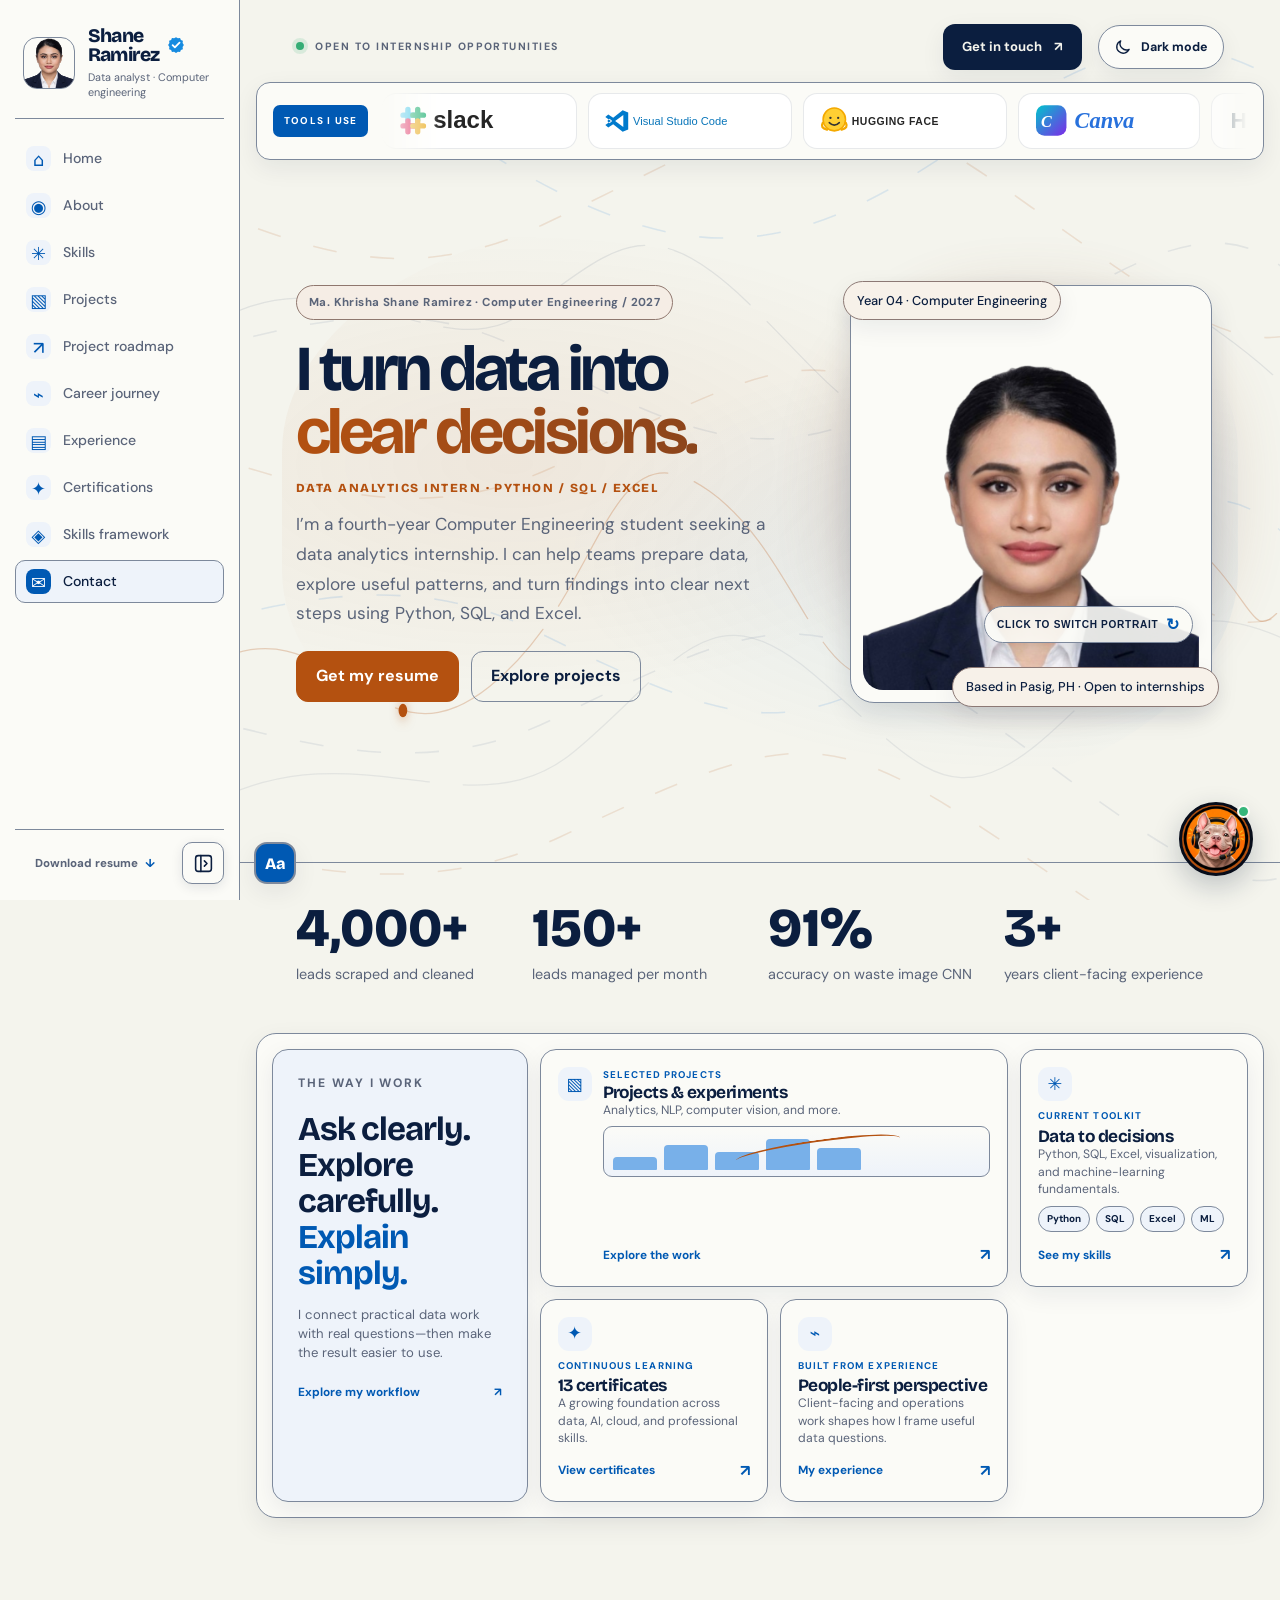
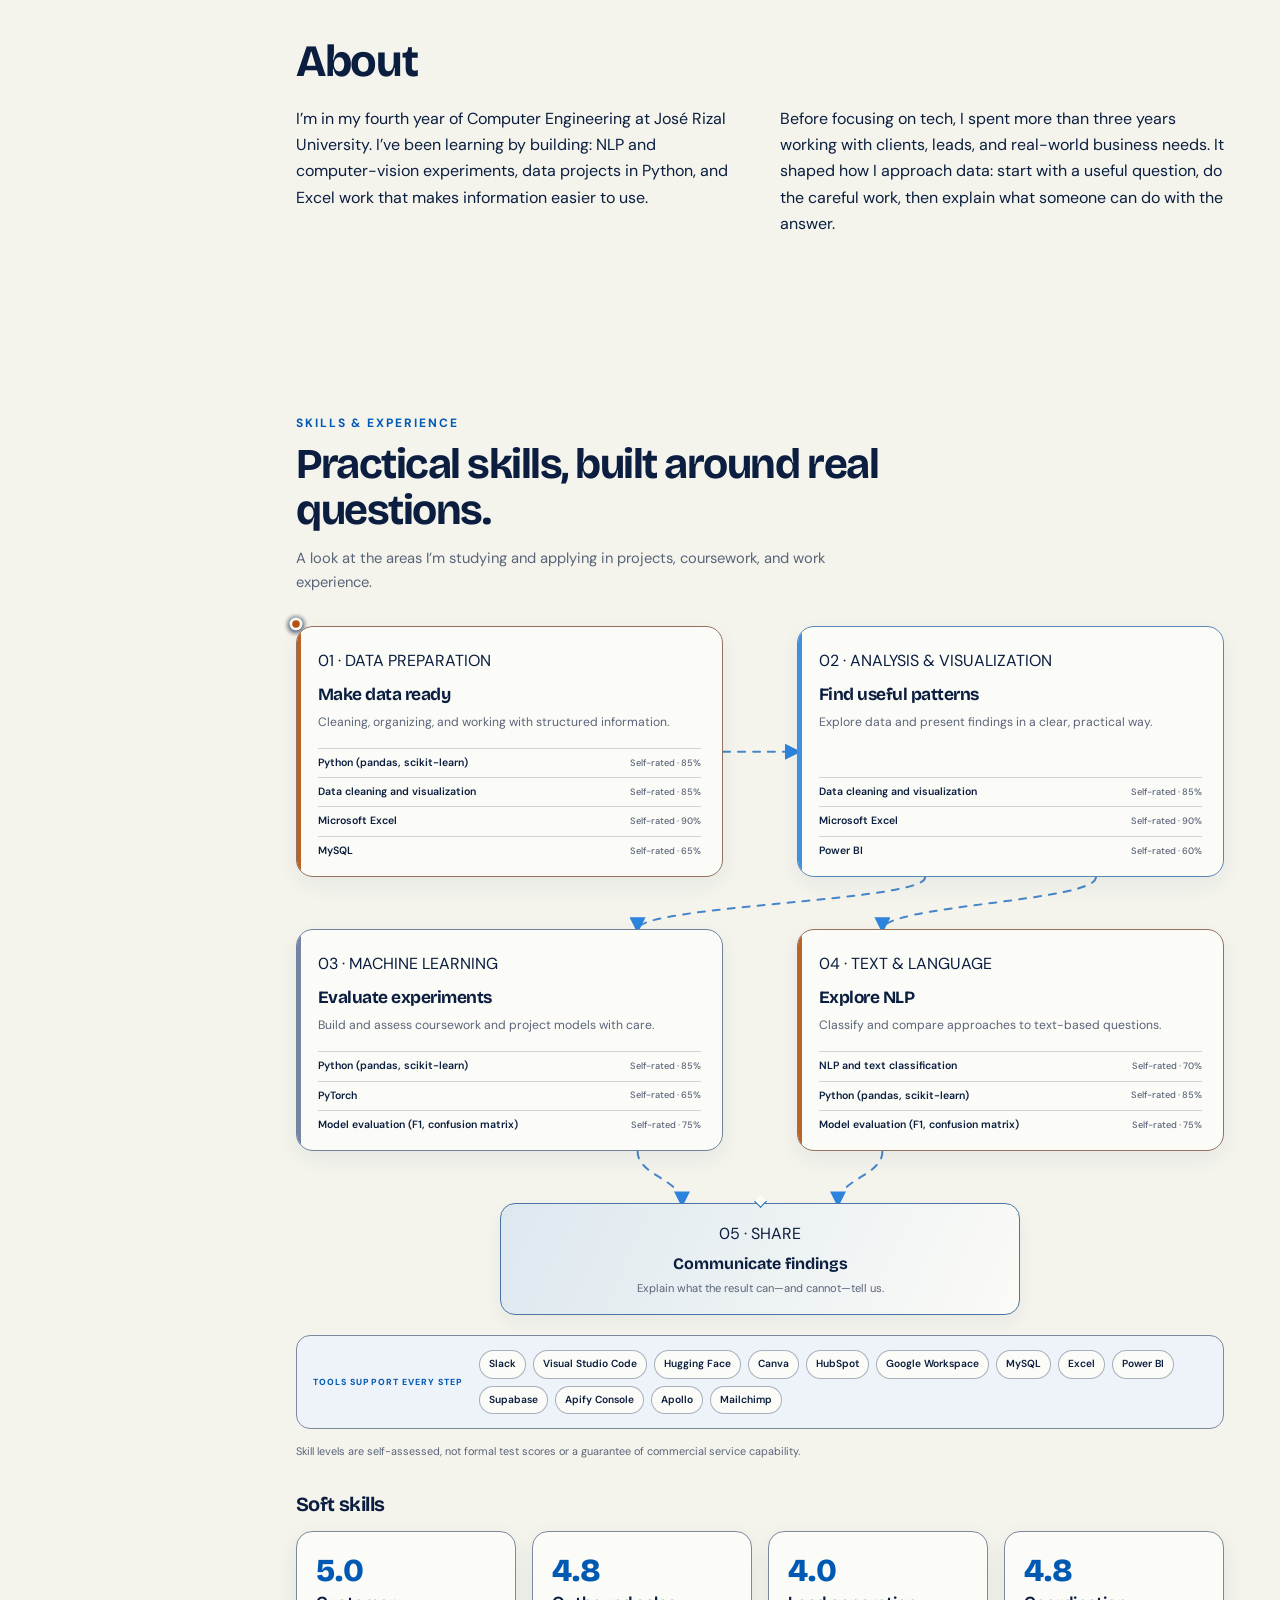
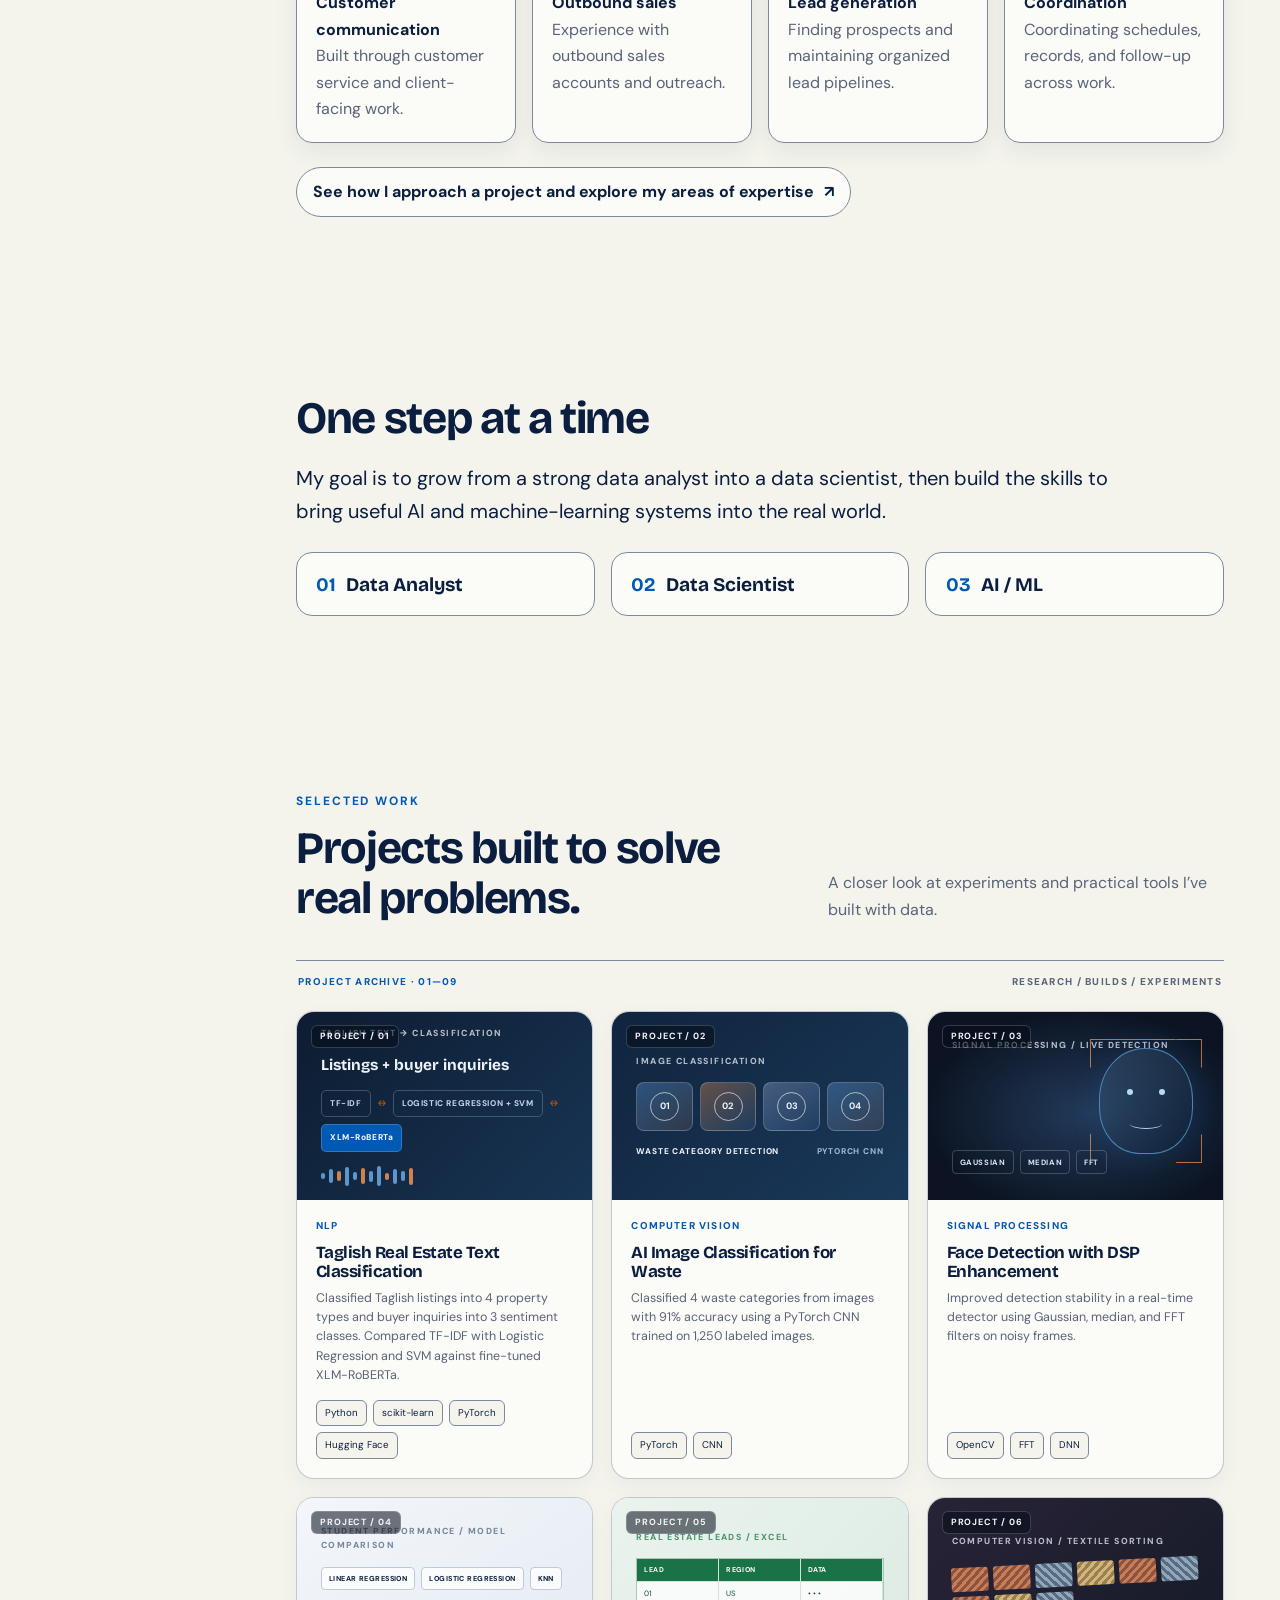
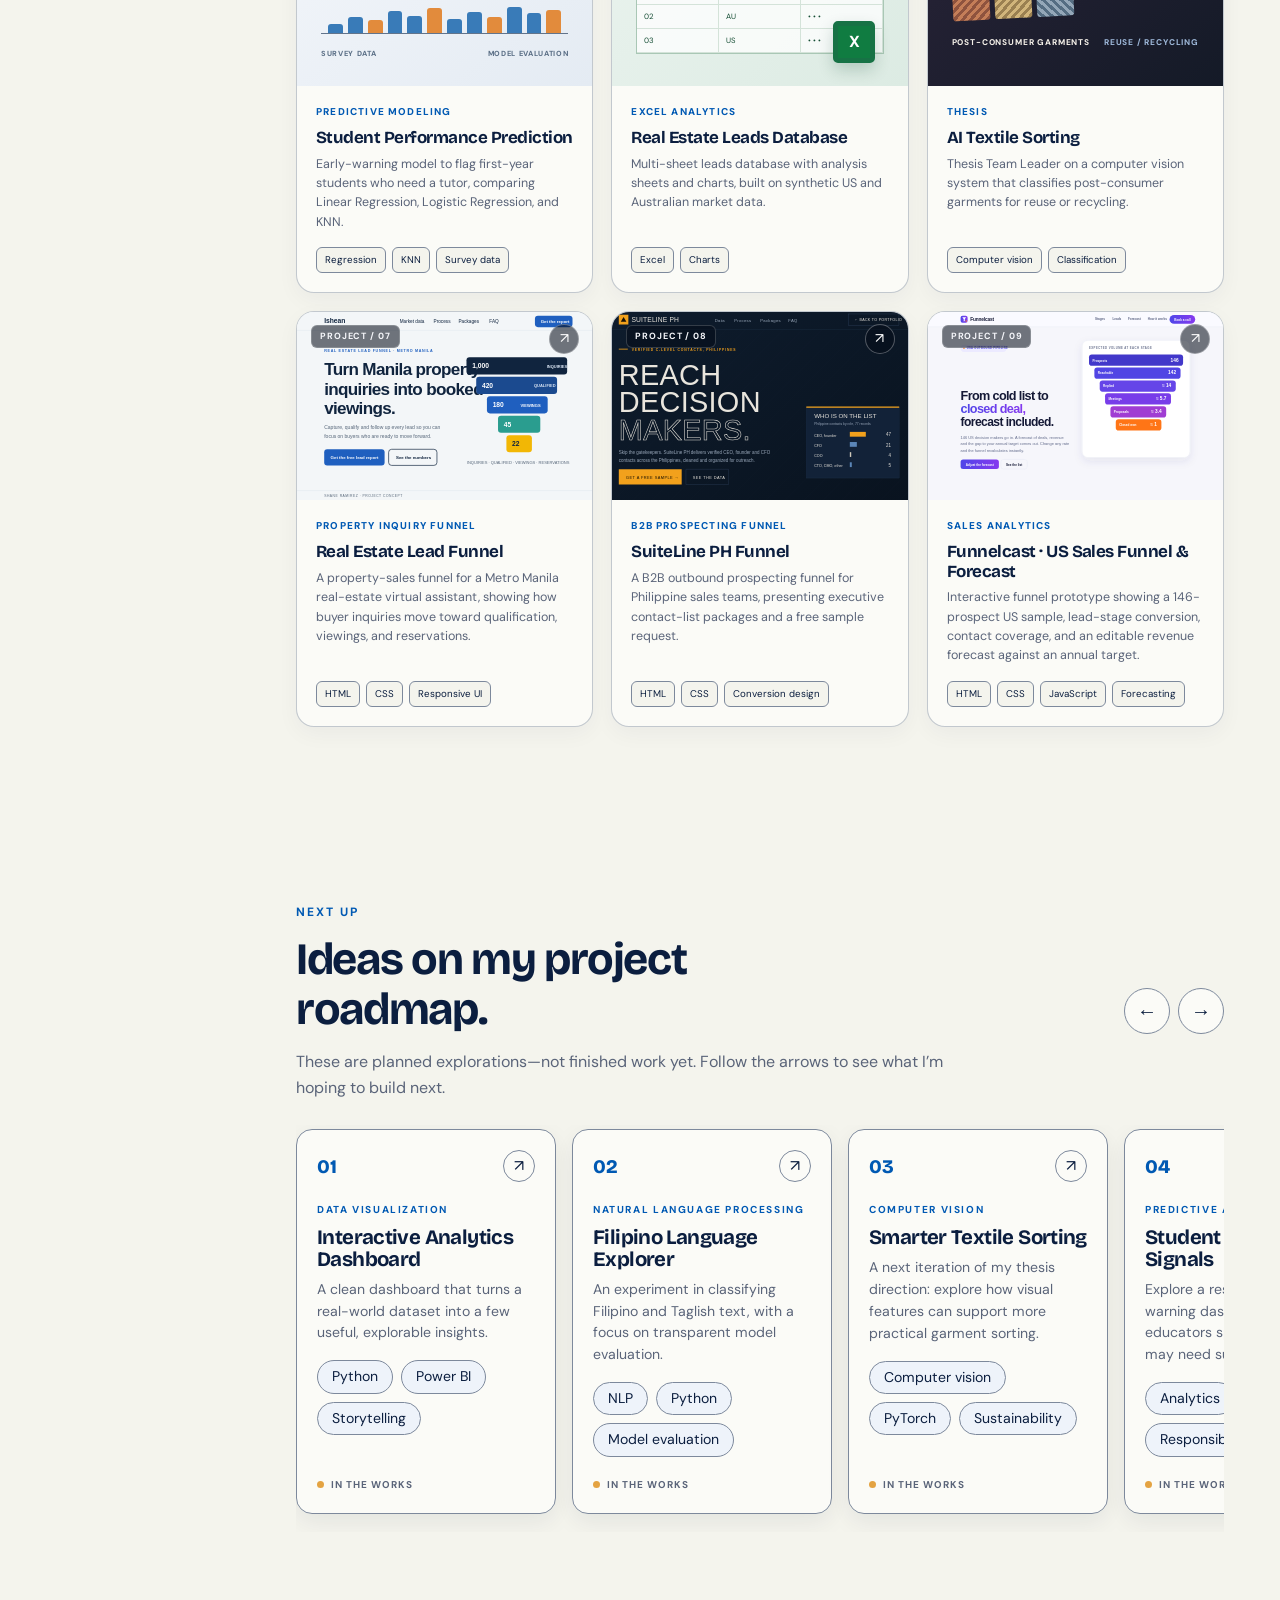
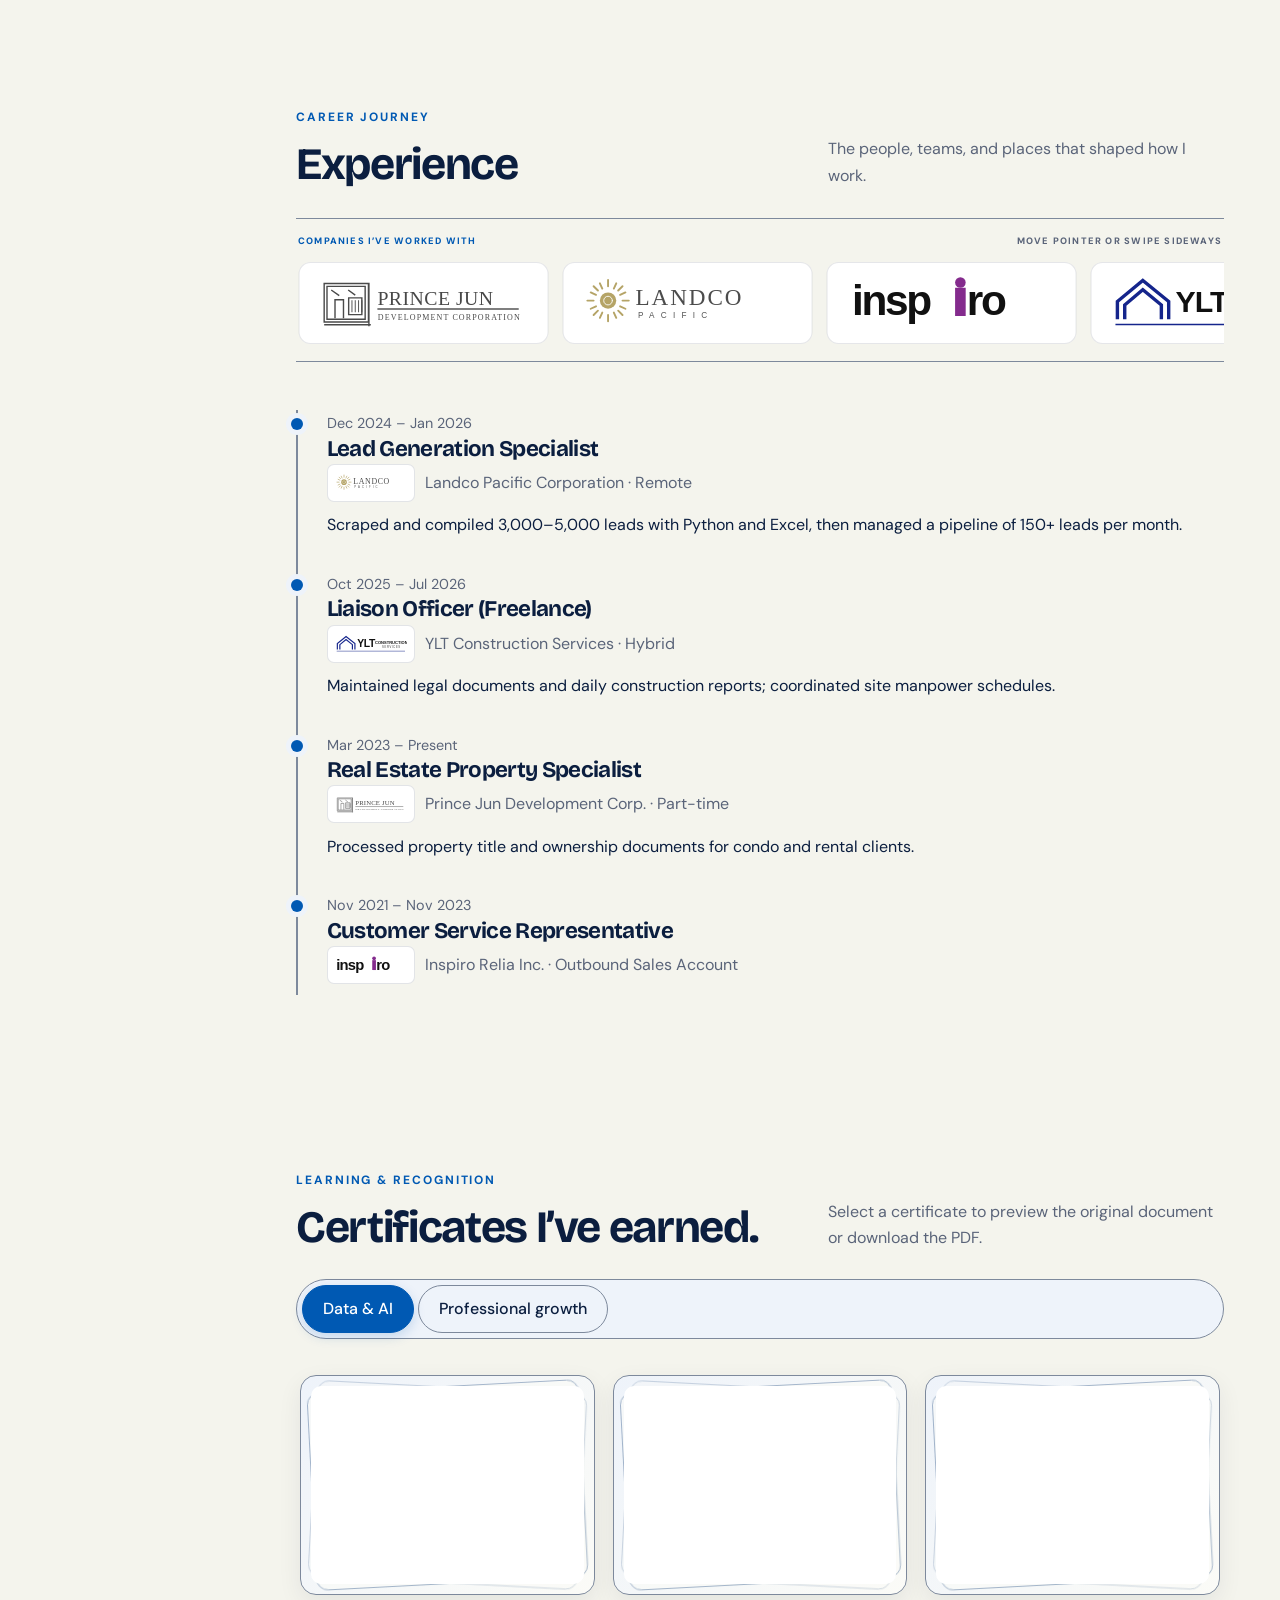
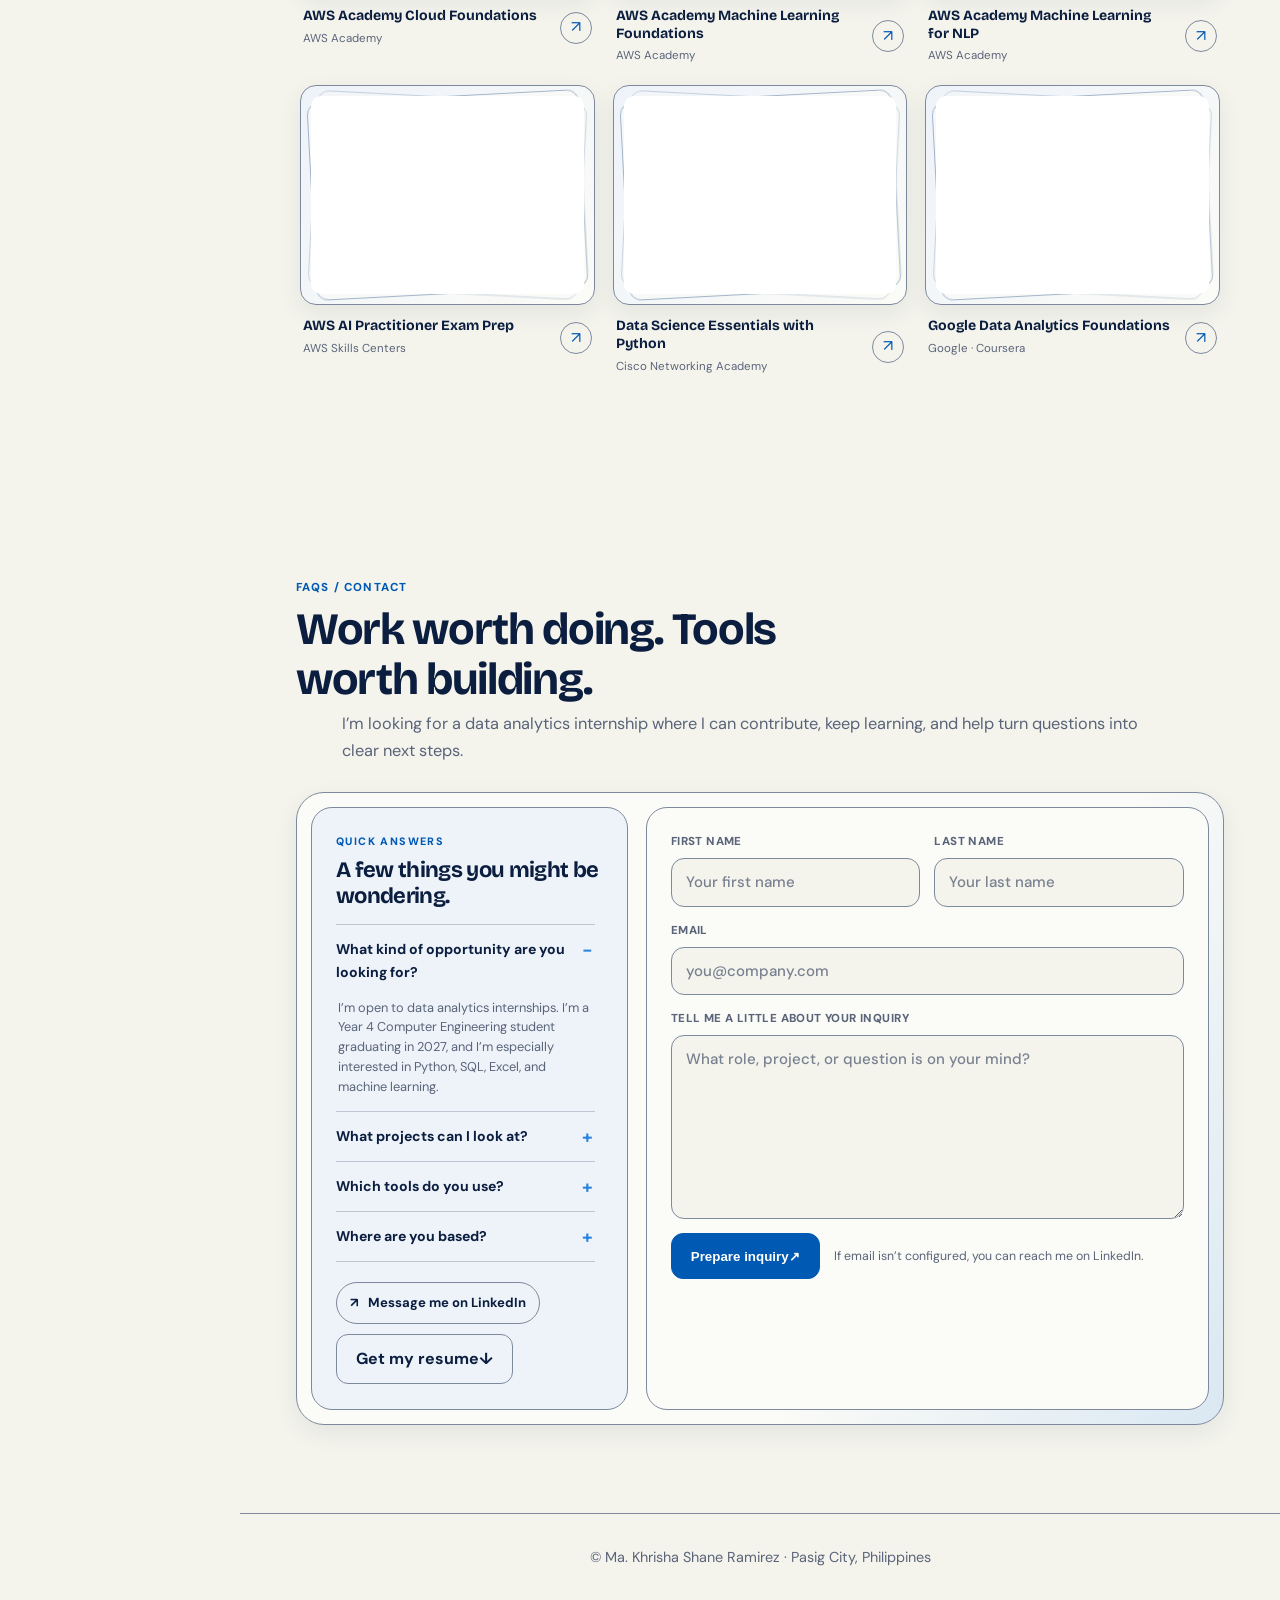
<file: index.html>
<!DOCTYPE html>
<html lang="en">
<head>
<meta charset="UTF-8">
<meta name="viewport" content="width=device-width, initial-scale=1, viewport-fit=cover">
<title>Shane Ramirez | Data Analyst Intern</title>
<meta name="description" content="Computer Engineering student building practical skills in data analytics, data science, and AI/ML.">
<meta name="theme-color" content="#F4F4ED">
<link rel="preconnect" href="https://fonts.googleapis.com">
<link rel="preconnect" href="https://fonts.gstatic.com" crossorigin>
<link rel="preconnect" href="https://api.iconify.design" crossorigin>
<link href="https://fonts.googleapis.com/css2?family=Bricolage+Grotesque:opsz,wght@12..96,500;12..96,700;12..96,800&family=DM+Sans:wght@400;500;700&display=swap" rel="stylesheet">
<link rel="stylesheet" href="css/tokens.css">
<link rel="stylesheet" href="css/base.css">
<link rel="stylesheet" href="css/components.css">
<link rel="stylesheet" href="css/animations.css">
<link rel="stylesheet" href="css/refined.css">
<link rel="stylesheet" href="css/chatbot.css">
</head>
<body>
<div class="progress" id="progress"></div>
<svg class="ambient-lines" viewBox="0 0 1440 1000" preserveAspectRatio="none" aria-hidden="true">
  <path class="ambient-lines__path ambient-lines__path--blue" d="M-150 110 C 100 260, 320 30, 550 170 S 900 290, 1110 140 S 1420 50, 1580 210"/>
  <path class="ambient-lines__path ambient-lines__path--orange" d="M-150 230 C 180 80, 310 390, 610 250 S 920 60, 1160 230 S 1440 430, 1580 270"/>
  <path class="ambient-lines__path ambient-lines__path--violet" d="M-160 390 C 110 520, 340 260, 590 390 S 900 530, 1160 360 S 1440 280, 1580 470"/>
  <path class="ambient-lines__path ambient-lines__path--orange" d="M-160 520 C 130 350, 330 650, 620 520 S 920 350, 1170 550 S 1430 730, 1580 540"/>
  <path class="ambient-lines__path ambient-lines__path--blue" d="M-150 680 C 100 820, 330 570, 600 700 S 900 830, 1160 650 S 1420 570, 1580 760"/>
  <path class="ambient-lines__path ambient-lines__path--violet" d="M-170 810 C 100 660, 350 930, 620 800 S 920 660, 1180 850 S 1450 1010, 1590 820"/>
  <path class="ambient-lines__path ambient-lines__path--orange" d="M-150 950 C 120 830, 350 1060, 630 930 S 930 800, 1180 970 S 1430 1110, 1580 960"/>
</svg>
<aside class="sidebar" aria-label="Portfolio navigation">
  <a class="sidebar__identity" href="#top">
    <img src="assets/images/profile-photo.png" alt="" class="sidebar__avatar" width="402" height="392" decoding="async">
    <span class="sidebar__name"><span>Shane<br>Ramirez</span><svg class="sidebar__verified" viewBox="0 0 24 24" role="img" aria-label="Verified profile"><path class="sidebar__verified-bg" d="M12 1.5 14.5 3l2.9-.4 1.1 2.7 2.7 1.1-.4 2.9 1.7 2.7-1.7 2.7.4 2.9-2.7 1.1-1.1 2.7-2.9-.4L12 22.5l-2.5-1.5-2.9.4-1.1-2.7-2.7-1.1.4-2.9L1.5 12l1.7-2.7-.4-2.9 2.7-1.1 1.1-2.7 2.9.4L12 1.5Z"/><path class="sidebar__verified-check" d="m7.5 12.2 3 3 6.2-6.4"/></svg></span>
    <span class="sidebar__role">Data analyst · Computer engineering</span>
  </a>
  <button class="burger sidebar__menu-toggle" id="burger" aria-label="Open navigation" aria-expanded="false"><span></span><span></span></button>
  <nav class="nav__links" id="navLinks" aria-label="Portfolio sections">
    <a href="#top"><span aria-hidden="true">⌂</span>Home</a>
    <a href="#about"><span aria-hidden="true">◉</span>About</a>
    <a href="#skills"><span aria-hidden="true">✳</span>Skills</a>
    <a href="#projects"><span aria-hidden="true">▧</span>Projects</a>
    <a href="#future"><span aria-hidden="true">↗</span>Project roadmap</a>
    <a href="#path"><span aria-hidden="true">⌁</span>Career journey</a>
    <a href="#experience"><span aria-hidden="true">▤</span>Experience</a>
    <a href="#badges"><span aria-hidden="true">✦</span>Certifications</a>
    <a href="framework.html"><span aria-hidden="true">◈</span>Skills framework</a>
    <a href="#contact"><span aria-hidden="true">✉</span>Contact</a>
  </nav>
  <div class="sidebar__footer">
    <a class="sidebar__resume" href="resume/Resume_ShaneRamirez.pdf" download>Download resume <span aria-hidden="true">↓</span></a>
    <button class="sidebar__collapse" id="sidebarCollapse" type="button" aria-label="Minimize sidebar" aria-pressed="false"><svg viewBox="0 0 24 24" aria-hidden="true"><rect x="3" y="3" width="18" height="18" rx="3"/><path d="M9 3v18m4-12 3 3-3 3"/></svg></button>
  </div>
</aside>
<div class="reading-tools" role="group" aria-label="Text size controls">
  <button class="reading-tools__toggle" id="fontSizeToggle" type="button" aria-expanded="false" aria-controls="fontSizeMenu" aria-label="Adjust text size">Aa</button>
  <div class="reading-tools__menu" id="fontSizeMenu" hidden><span>Text size</span><button type="button" id="fontSizeDown" aria-label="Decrease text size">−</button><output id="fontSizeValue">100%</output><button type="button" id="fontSizeUp" aria-label="Increase text size">+</button></div>
</div>
<main id="top" class="site-main">
<div class="home-topbar"><span class="home-topbar__status"><i></i> OPEN TO INTERNSHIP OPPORTUNITIES</span><a class="home-topbar__contact" href="#contact">Get in touch <span aria-hidden="true">↗</span></a><button class="theme-toggle theme-toggle--floating" id="themeToggle" aria-label="Switch to dark mode"><svg class="theme-toggle__icon" viewBox="0 0 24 24" aria-hidden="true"><path d="M20.2 15.1A8.5 8.5 0 0 1 8.9 3.8 8.6 8.6 0 1 0 20.2 15.1Z"/></svg><span>Dark mode</span></button></div>
<section class="daily-tools" aria-label="Tools and platforms I use">
  <span class="daily-tools__label">TOOLS I USE</span>
  <div class="daily-tools__window" tabindex="0"><div class="daily-tools__track" id="toolsTrack"></div></div>
  <p class="sr-only" id="toolsList"></p>
</section>
<section class="hero">
  <svg class="hero__motion-lines" viewBox="0 0 1200 520" preserveAspectRatio="none" aria-hidden="true">
    <path class="hero__line hero__line--one" d="M-40 375 C110 320 152 460 288 390 S420 190 541 245 672 438 798 360 950 205 1075 270 1150 378 1240 300"/>
    <path class="hero__line hero__line--two" d="M-40 125 C110 60 228 160 330 112 S472 35 585 105 720 215 829 170 1001 70 1120 123 1190 178 1240 150"/>
    <path class="hero__line hero__line--three" d="M-30 475 C140 420 270 500 386 438 S540 315 660 380 818 492 934 425 1080 310 1240 366"/>
    <circle class="hero__motion-dot" r="5"><animateMotion dur="19s" repeatCount="indefinite" path="M-40 375 C110 320 152 460 288 390 S420 190 541 245 672 438 798 360 950 205 1075 270 1150 378 1240 300"/></circle>
  </svg>
  <div class="hero__text">
    <p class="meta reveal-load">Ma. Khrisha Shane Ramirez · Computer Engineering / 2027</p>
    <h1 class="hero__title" aria-label="I turn data into clear decisions."><span class="hero__title-line split" data-split>I turn data into</span><span class="hero__title-line hero__title-line--last split" data-split>clear decisions.</span></h1>
    <p class="hero__sub reveal-load">DATA ANALYTICS INTERN · PYTHON / SQL / EXCEL</p>
    <p class="hero__lead reveal-load">I’m a fourth-year Computer Engineering student seeking a data analytics internship. I can help teams prepare data, explore useful patterns, and turn findings into clear next steps using Python, SQL, and Excel.</p>
    <div class="hero__cta reveal-load">
      <a class="btn" href="resume/Resume_ShaneRamirez.pdf">Get my resume</a>
      <a class="btn btn--ghost" href="#projects">Explore projects</a>
    </div>
  </div>
  <div class="hero__media reveal-load">
    <div class="hero__portrait-glow" aria-hidden="true"></div>
    <button class="profile-switch" id="profileSwitch" type="button" aria-label="Switch to illustrated profile portrait" aria-pressed="false">
      <img src="assets/images/profile-photo.png" alt="Portrait of Shane Ramirez" class="hero__img" width="402" height="392" fetchpriority="high" decoding="async">
      <span class="profile-switch__hint">CLICK TO SWITCH PORTRAIT <span aria-hidden="true">↻</span></span>
    </button>
    <div class="chip chip--a">Year 04 · Computer Engineering</div>
    <div class="chip chip--b">Based in Pasig, PH · Open to internships</div>
  </div>
</section>

<section class="stats">
  <div class="stat"><b data-count="4000" data-suffix="+">0</b><span>leads scraped and cleaned</span></div>
  <div class="stat"><b data-count="150" data-suffix="+">0</b><span>leads managed per month</span></div>
  <div class="stat"><b data-count="91" data-suffix="%">0</b><span>accuracy on waste image CNN</span></div>
  <div class="stat"><b data-count="3" data-suffix="+">0</b><span>years client-facing experience</span></div>
</section>

<section class="home-board" aria-label="Portfolio overview">
  <article class="home-tile home-tile--intro">
    <p class="eyebrow">THE WAY I WORK</p><h2>Ask clearly.<br>Explore carefully.<br><span>Explain simply.</span></h2>
    <p>I connect practical data work with real questions—then make the result easier to use.</p>
    <a href="framework.html">Explore my workflow <span aria-hidden="true">↗</span></a>
  </article>
  <a class="home-tile home-tile--work" href="#projects">
    <span class="home-tile__icon" aria-hidden="true">▧</span><span class="home-tile__tag">SELECTED PROJECTS</span>
    <h3>Projects &amp; experiments</h3><p>Analytics, NLP, computer vision, and more.</p>
    <div class="home-tile__preview" aria-hidden="true"><span></span><span></span><span></span><span></span><span></span><i></i></div>
    <span class="home-tile__link">Explore the work <b>↗</b></span>
  </a>
  <a class="home-tile home-tile--skills" href="#skills">
    <span class="home-tile__icon" aria-hidden="true">✳</span><span class="home-tile__tag">CURRENT TOOLKIT</span>
    <h3>Data to decisions</h3><p>Python, SQL, Excel, visualization, and machine-learning fundamentals.</p>
    <div class="home-tile__pills"><span>Python</span><span>SQL</span><span>Excel</span><span>ML</span></div>
    <span class="home-tile__link">See my skills <b>↗</b></span>
  </a>
  <a class="home-tile home-tile--learning" href="#badges">
    <span class="home-tile__icon" aria-hidden="true">✦</span><span class="home-tile__tag">CONTINUOUS LEARNING</span>
    <h3>13 certificates</h3><p>A growing foundation across data, AI, cloud, and professional skills.</p>
    <span class="home-tile__link">View certificates <b>↗</b></span>
  </a>
  <a class="home-tile home-tile--journey" href="#experience">
    <span class="home-tile__icon" aria-hidden="true">⌁</span><span class="home-tile__tag">BUILT FROM EXPERIENCE</span>
    <h3>People-first perspective</h3><p>Client-facing and operations work shapes how I frame useful data questions.</p>
    <span class="home-tile__link">My experience <b>↗</b></span>
  </a>
</section>

<section id="about" class="section" data-reveal>
  <h2>About</h2>
  <div class="two-col">
    <p>I’m in my fourth year of Computer Engineering at José Rizal University. I’ve been learning by building: NLP and computer-vision experiments, data projects in Python, and Excel work that makes information easier to use.</p>
    <p>Before focusing on tech, I spent more than three years working with clients, leads, and real-world business needs. It shaped how I approach data: start with a useful question, do the careful work, then explain what someone can do with the answer.</p>
  </div>
</section>

<section id="skills" class="section" data-reveal>
  <p class="eyebrow">SKILLS &amp; EXPERIENCE</p>
  <h2>Practical skills, built around real questions.</h2>
  <p class="muted skills__intro">A look at the areas I’m studying and applying in projects, coursework, and work experience.</p>
  <div class="skills-flowchart" id="skillFlow" role="group" aria-label="Skill workflow: prepare data, analyze it, explore a machine-learning or language-processing approach, then communicate findings.">
    <svg class="skills-flowchart__wires" id="skillFlowWires" aria-hidden="true"><defs><marker id="skillFlowArrow" markerWidth="8" markerHeight="8" refX="6" refY="4" orient="auto"><path d="M0 0 8 4 0 8z" fill="currentColor"/></marker></defs></svg>
    <div class="skills-grid" id="skillCards"></div>
    <article class="skills-flowchart__finish" data-flow-node="communicate"><span class="skills-flowchart__step">05 · SHARE</span><b>Communicate findings</b><small>Explain what the result can—and cannot—tell us.</small></article>
  </div>
  <div class="skills-tools" aria-label="Tools used across the workflow"><span class="skills-tools__label">TOOLS SUPPORT EVERY STEP</span><div class="skills-tools__items" id="skillTools"></div></div>
  <p class="skills__note">Skill levels are self-assessed, not formal test scores or a guarantee of commercial service capability.</p>
  <h3 class="mt">Soft skills</h3>
  <div class="soft" id="softSkills"></div>
  <a class="framework-link" href="framework.html">See how I approach a project and explore my areas of expertise <span aria-hidden="true">↗</span></a>
</section>

<section id="path" class="section" data-reveal>
  <h2>One step at a time</h2>
  <p class="lead">My goal is to grow from a strong data analyst into a data scientist, then build the skills to bring useful AI and machine-learning systems into the real world.</p>
  <ol class="steps"><li><b>01</b> Data Analyst</li><li><b>02</b> Data Scientist</li><li><b>03</b> AI / ML</li></ol>
</section>

<section id="projects" class="section">
  <div class="section__heading" data-reveal>
    <div><p class="eyebrow">SELECTED WORK</p><h2>Projects built to solve real problems.</h2></div>
    <p class="muted">A closer look at experiments and practical tools I’ve built with data.</p>
  </div>
  <div class="project-gallery" data-reveal>
    <div class="project-gallery__bar"><span>PROJECT ARCHIVE · 01—09</span><span>RESEARCH / BUILDS / EXPERIMENTS</span></div>
    <div class="grid" id="projectGrid"></div>
  </div>
</section>

<section id="future" class="section future-section" data-reveal>
  <div class="section__heading">
    <div><p class="eyebrow">NEXT UP</p><h2>Ideas on my project roadmap.</h2></div>
    <div class="carousel-controls" aria-label="Future project controls">
      <button class="carousel-arrow" id="futurePrev" type="button" aria-label="Show previous future project">←</button>
      <button class="carousel-arrow" id="futureNext" type="button" aria-label="Show next future project">→</button>
    </div>
  </div>
  <p class="future-section__intro muted">These are planned explorations—not finished work yet. Follow the arrows to see what I’m hoping to build next.</p>
  <div class="future-track" id="futureTrack" aria-label="Planned future projects"></div>
</section>

<section id="experience" class="section" data-reveal>
  <div class="section__heading" data-reveal>
    <div><p class="eyebrow">CAREER JOURNEY</p><h2>Experience</h2></div>
    <p class="muted">The people, teams, and places that shaped how I work.</p>
  </div>
  <div class="company-showcase" aria-label="Companies I have worked with">
    <div class="company-showcase__label"><span>COMPANIES I’VE WORKED WITH</span><span>MOVE POINTER OR SWIPE SIDEWAYS</span></div>
    <div class="company-showcase__viewport" id="companyShowcase" tabindex="0" role="group" aria-label="Interactive company logo strip. Move the pointer left or right to move the logos in the opposite direction.">
      <div class="company-showcase__track" id="companyTrack"></div>
    </div>
    <ul class="sr-only" id="companyList"></ul>
  </div>
  <ol class="timeline" id="timeline"></ol>
</section>

<section id="badges" class="section" data-reveal>
  <div class="section__heading">
    <div><p class="eyebrow">LEARNING &amp; RECOGNITION</p><h2>Certificates I’ve earned.</h2></div>
    <p class="muted">Select a certificate to preview the original document or download the PDF.</p>
  </div>
  <div class="tabs" role="tablist">
    <button class="tab is-active" data-tab="tech" role="tab" aria-selected="true">Data &amp; AI</button>
    <button class="tab" data-tab="growth" role="tab" aria-selected="false">Professional growth</button>
  </div>
  <div class="cert-gallery" id="certGallery" aria-live="polite"></div>
</section>

<section id="contact" class="section contact" data-reveal>
  <div class="contact-new">
    <header class="contact-new__heading"><p class="eyebrow">FAQS / CONTACT</p><h2>Work worth doing. Tools worth building.</h2><p class="lead">I’m looking for a data analytics internship where I can contribute, keep learning, and help turn questions into clear next steps.</p></header>
    <div class="contact-new__layout">
      <aside class="contact-new__faq" aria-labelledby="contactFaqTitle"><p class="eyebrow">QUICK ANSWERS</p><h3 id="contactFaqTitle">A few things you might be wondering.</h3>
        <div class="contact-new__questions">
          <details open><summary>What kind of opportunity are you looking for?</summary><p>I’m open to data analytics internships. I’m a Year 4 Computer Engineering student graduating in 2027, and I’m especially interested in Python, SQL, Excel, and machine learning.</p></details>
          <details><summary>What projects can I look at?</summary><p>The portfolio includes data analysis and machine-learning projects such as Taglish NLP, waste image classification, student performance prediction, and interactive funnel concepts. They show how I approach practical questions through coursework and personal work.</p></details>
          <details><summary>Which tools do you use?</summary><p>My listed tools include Python, SQL/MySQL, Excel, Power BI, scikit-learn, PyTorch, and Hugging Face. I’m continuing to build experience through projects and coursework.</p></details>
          <details><summary>Where are you based?</summary><p>I’m based in Pasig, Philippines. For scheduling or other details, please reach out directly through LinkedIn.</p></details>
        </div>
        <a class="contact-new__linkedin" href="https://www.linkedin.com/in/shaneramirezva" target="_blank" rel="noopener noreferrer">↗ &nbsp; Message me on LinkedIn</a>
        <a class="btn btn--ghost contact-new__resume" href="resume/Resume_ShaneRamirez.pdf" download>Get my resume <span aria-hidden="true">↓</span></a>
      </aside>
      <form class="contact-new__form" id="inquiryForm">
        <div class="contact-new__names"><label>First name<input name="firstName" autocomplete="given-name" placeholder="Your first name" required></label><label>Last name<input name="lastName" autocomplete="family-name" placeholder="Your last name"></label></div>
        <label>Email<input type="email" name="email" autocomplete="email" placeholder="you@company.com" required></label>
        <label>Tell me a little about your inquiry<textarea name="message" rows="7" maxlength="3000" placeholder="What role, project, or question is on your mind?" required></textarea></label>
        <div class="contact-new__submit"><button class="btn" type="submit">Prepare inquiry <span aria-hidden="true">↗</span></button><p>If email isn’t configured, you can reach me on LinkedIn.</p></div>
        <p class="contact-new__status" id="inquiryStatus" role="status" aria-live="polite"></p>
      </form>
    </div>
  </div>
  <h2>Let’s work together</h2>
  <p class="lead">I’m looking for an internship where I can contribute, keep learning, and work with people who care about using data well.</p>
  <div class="hero__cta">
    <a class="btn" href="mailto:you@example.com">Email me</a>
    <a class="btn btn--ghost" href="resume/Resume_ShaneRamirez.pdf">Download resume</a>
  </div>
  <ul class="socials">
    <li><a href="https://www.linkedin.com/in/shaneramirezva" aria-label="LinkedIn"><svg viewBox="0 0 24 24" aria-hidden="true"><path d="M5.1 8.6H2V22h3.1V8.6ZM3.6 2a1.8 1.8 0 1 0 0 3.6 1.8 1.8 0 0 0 0-3.6ZM22 13.9c0-4-2.1-5.8-4.9-5.8a4.2 4.2 0 0 0-3.8 2.1V8.6h-3V22h3.1v-6.6c0-1.7.3-3.4 2.5-3.4s2.2 2 2.2 3.5V22H22v-8.1Z"/></svg></a></li>
    <li><a href="https://github.com/memonttorrie" aria-label="GitHub"><svg viewBox="0 0 24 24" aria-hidden="true"><path d="M12 .8a11.2 11.2 0 0 0-3.5 21.8c.6.1.8-.3.8-.6v-2.1c-3.3.7-4-1.4-4-1.4-.5-1.3-1.3-1.7-1.3-1.7-1.1-.8.1-.8.1-.8 1.2.1 1.8 1.2 1.8 1.2 1.1 1.8 2.7 1.3 3.4 1 .1-.8.4-1.3.7-1.6-2.6-.3-5.4-1.3-5.4-5.9 0-1.3.5-2.4 1.2-3.2-.1-.3-.5-1.5.1-3.2 0 0 1-.3 3.3 1.2a11.4 11.4 0 0 1 6 0c2.3-1.5 3.3-1.2 3.3-1.2.7 1.7.3 2.9.2 3.2.8.8 1.2 1.9 1.2 3.2 0 4.6-2.8 5.6-5.4 5.9.4.4.8 1.1.8 2.1V22c0 .3.2.7.8.6A11.2 11.2 0 0 0 12 .8Z"/></svg></a></li>
    <li><a href="https://www.behance.net/shaneramirez3/projects" aria-label="Behance"><svg viewBox="0 0 24 24" aria-hidden="true"><path d="M9.5 11.3c1.3-.6 2-1.5 2-2.9 0-2.6-1.9-3.8-4.3-3.8H0v15.8h7.4c2.7 0 5.2-1.3 5.2-4.3 0-1.9-1-3.5-3.1-3.9ZM3.5 7.3h3.1c1.2 0 2.2.3 2.2 1.7 0 1.3-.8 1.8-2 1.8H3.5V7.3Zm3.9 10.2H3.5v-4h3.9c1.6 0 2.5.7 2.5 2.2 0 1.4-1.1 1.8-2.5 1.8ZM17.2 8.4V6.6h5.6v1.8h-5.6Zm6.8 6.8c0-3.3-1.9-6-5.3-6-3.3 0-5.5 2.5-5.5 5.7 0 3.4 2.1 5.7 5.5 5.7 2.5 0 4.3-1.1 5.1-3.7h-2.8c-.2.7-1.2 1.2-2.2 1.2-1.5 0-2.4-.8-2.5-2.5h7.7v-.4Zm-7.7-1.4c.1-1.1.8-2 2.3-2 1.4 0 2 .8 2.1 2h-4.4Z"/></svg></a></li>
    <li><a href="https://medium.com/@memonttorie" aria-label="Medium"><svg viewBox="0 0 24 24" aria-hidden="true"><path d="M2 5.5c0-.3-.1-.6-.4-.8L.2 3.1V2.7h6.2l4.8 10.5 4.2-10.5h5.9v.4L20 4.3c-.2.1-.3.3-.3.6v14.2c0 .3.1.5.3.6l1.3 1.2v.4h-7.1v-.4l1.4-1.2c.2-.2.2-.2.2-.6V7.6l-5.5 13.6h-.7L3.2 7.6v9.7c-.1.5.1.9.4 1.3l1.8 2.1v.4H0v-.4l1.8-2.1c.3-.4.5-.8.4-1.3V5.5Z"/></svg></a></li>
  </ul>
</section>
</main>

<footer class="footer">© Ma. Khrisha Shane Ramirez · Pasig City, Philippines</footer>
<button class="chat-launcher chat-launcher--floating" id="chatLauncher" type="button" aria-label="Chat with Moana" aria-expanded="false"><span class="chat-launcher__prompt" id="chatPrompt">How can I help?</span><span class="chat-launcher__icon"><img src="assets/images/moana-help.png" alt="" width="392" height="392" loading="lazy" decoding="async"><i></i></span></button>

<div class="cert-modal" id="certModal" hidden>
  <div class="cert-modal__panel" role="dialog" aria-modal="true" aria-labelledby="certModalTitle">
    <header class="cert-modal__header">
      <div><p class="eyebrow">CERTIFICATE PREVIEW</p><h2 id="certModalTitle"></h2><p class="muted" id="certModalMeta"></p></div>
      <button class="cert-modal__close" id="certModalClose" type="button" aria-label="Close certificate preview">×</button>
    </header>
    <div class="cert-modal__viewer"><iframe id="certViewer" title="Certificate PDF preview"></iframe></div>
    <footer class="cert-modal__footer"><span class="muted">The rest of the portfolio stays visible behind this preview.</span><a class="btn" id="certDownload" download>Download PDF <span aria-hidden="true">↓</span></a></footer>
  </div>
</div>

<section class="chat-panel" id="chatPanel" role="dialog" aria-modal="true" aria-labelledby="chatTitle" aria-hidden="true" hidden>
  <header class="chat-panel__header"><img class="chat-panel__avatar" src="assets/images/moana-help.png" alt="" width="392" height="392" loading="lazy" decoding="async"><div><b id="chatTitle">Moana</b><span><i></i> AI portfolio assistant</span></div><button id="chatClose" type="button" aria-label="Close chat">×</button></header>
  <div class="chat-panel__messages" id="chatMessages" aria-live="polite" aria-relevant="additions text"><div class="chat-message chat-message--bot">Hi, I’m Moana. Ask me about Shane’s work, skills, or internship interests. If I need more context, I’ll ask one quick question.</div><div class="chat-suggestions" aria-label="Suggested questions"><button type="button">What projects have you built?</button><button type="button">What tools do you use?</button><button type="button">Are you open to internships?</button><button type="button">How can I contact you?</button></div></div>
  <form class="chat-panel__form" id="chatForm"><label class="sr-only" for="chatInput">Ask Moana a question</label><input id="chatInput" name="question" maxlength="1400" placeholder="Ask a question..." autocomplete="off" required><button type="submit" aria-label="Send message">↑</button></form>
  <p class="chat-panel__disclaimer">AI assistant. Answers may not always be accurate.</p>
</div>

<script src="js/accessibility.js"></script>
<script src="js/data.js"></script>
<script src="js/theme.js"></script>
<script src="js/animations.js"></script>
<script src="js/ambient-lines.js"></script>
<script src="js/company-strip.js"></script>
<script src="js/render.js"></script>
<script src="js/main.js"></script>
<script type="module" src="js/knowledge.js"></script>
<script src="js/chatbot.js"></script>
<script src="js/inquiry.js"></script>
<div class="cursor-dot" id="cursorDot" aria-hidden="true"></div><div class="cursor-ring" id="cursorRing" aria-hidden="true"><span id="cursorLabel"></span></div>
<script src="js/cursor.js"></script>
</body>
</html>
</file>
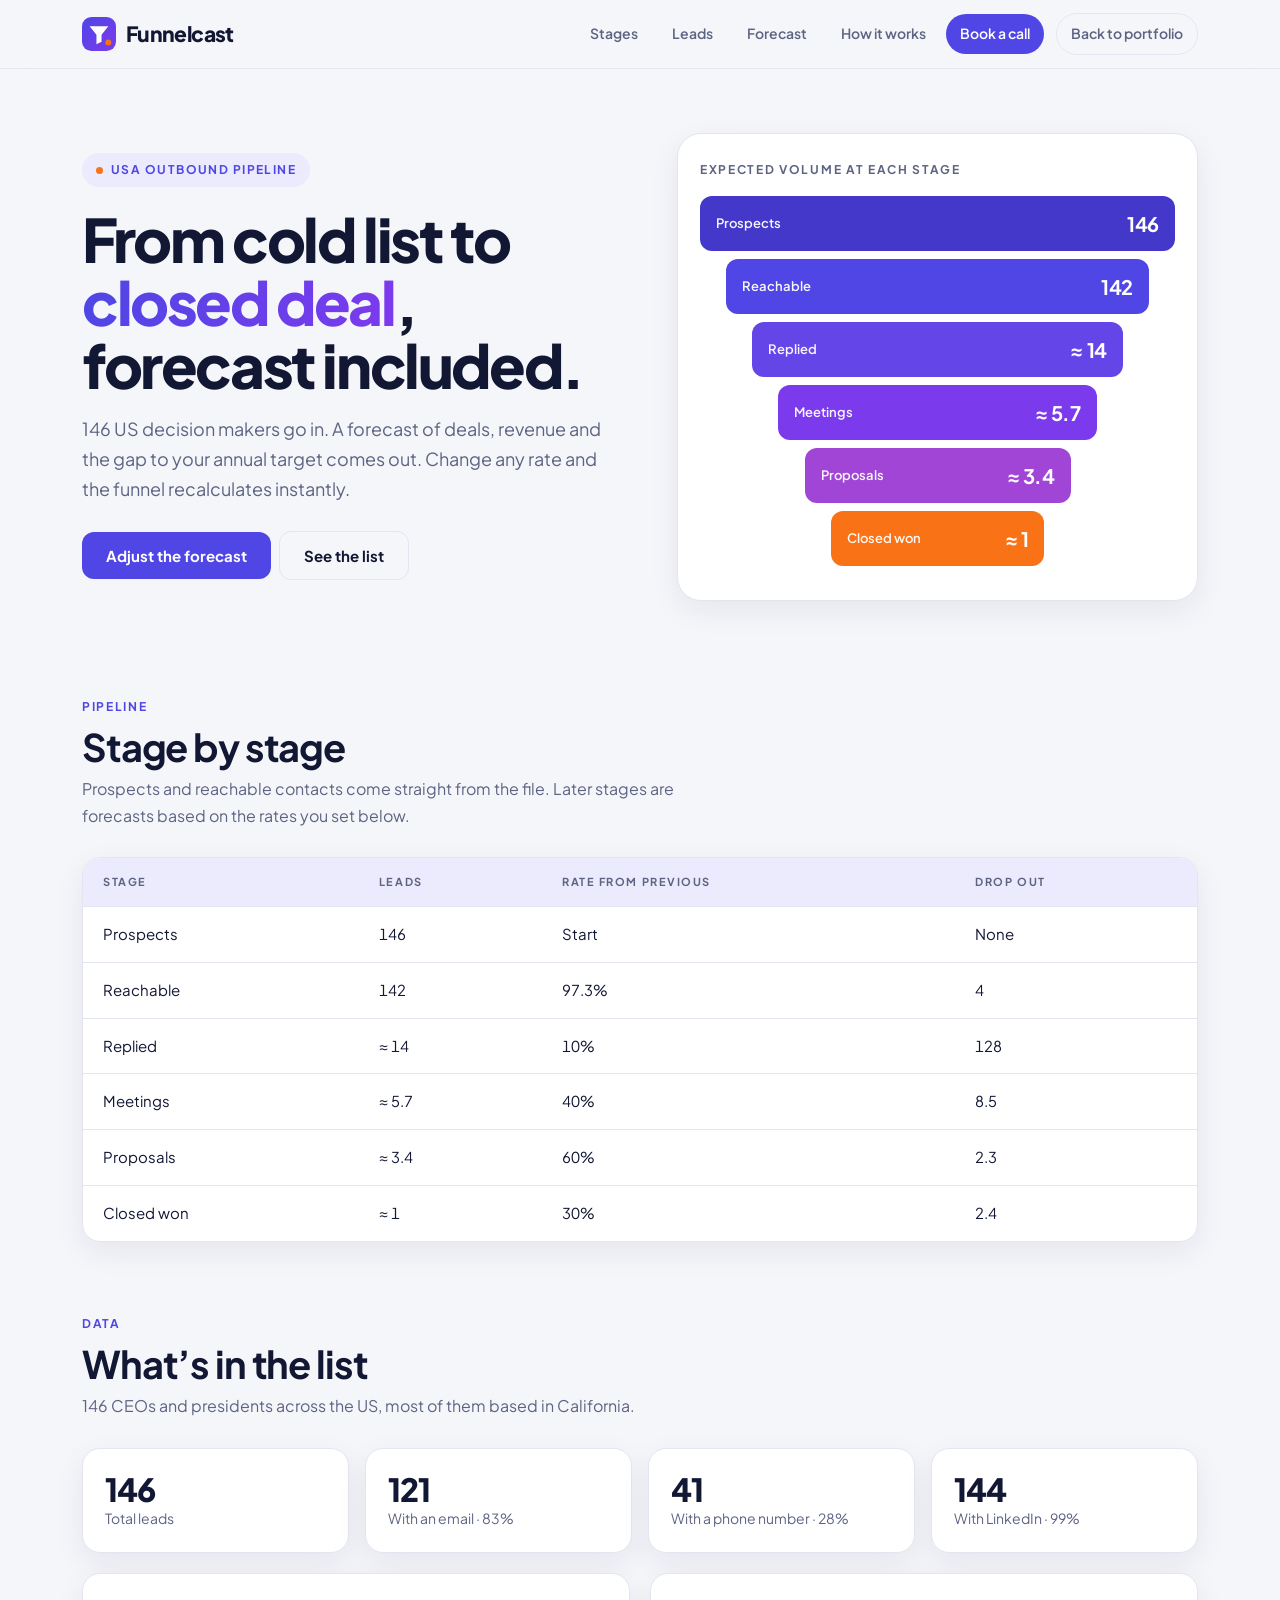
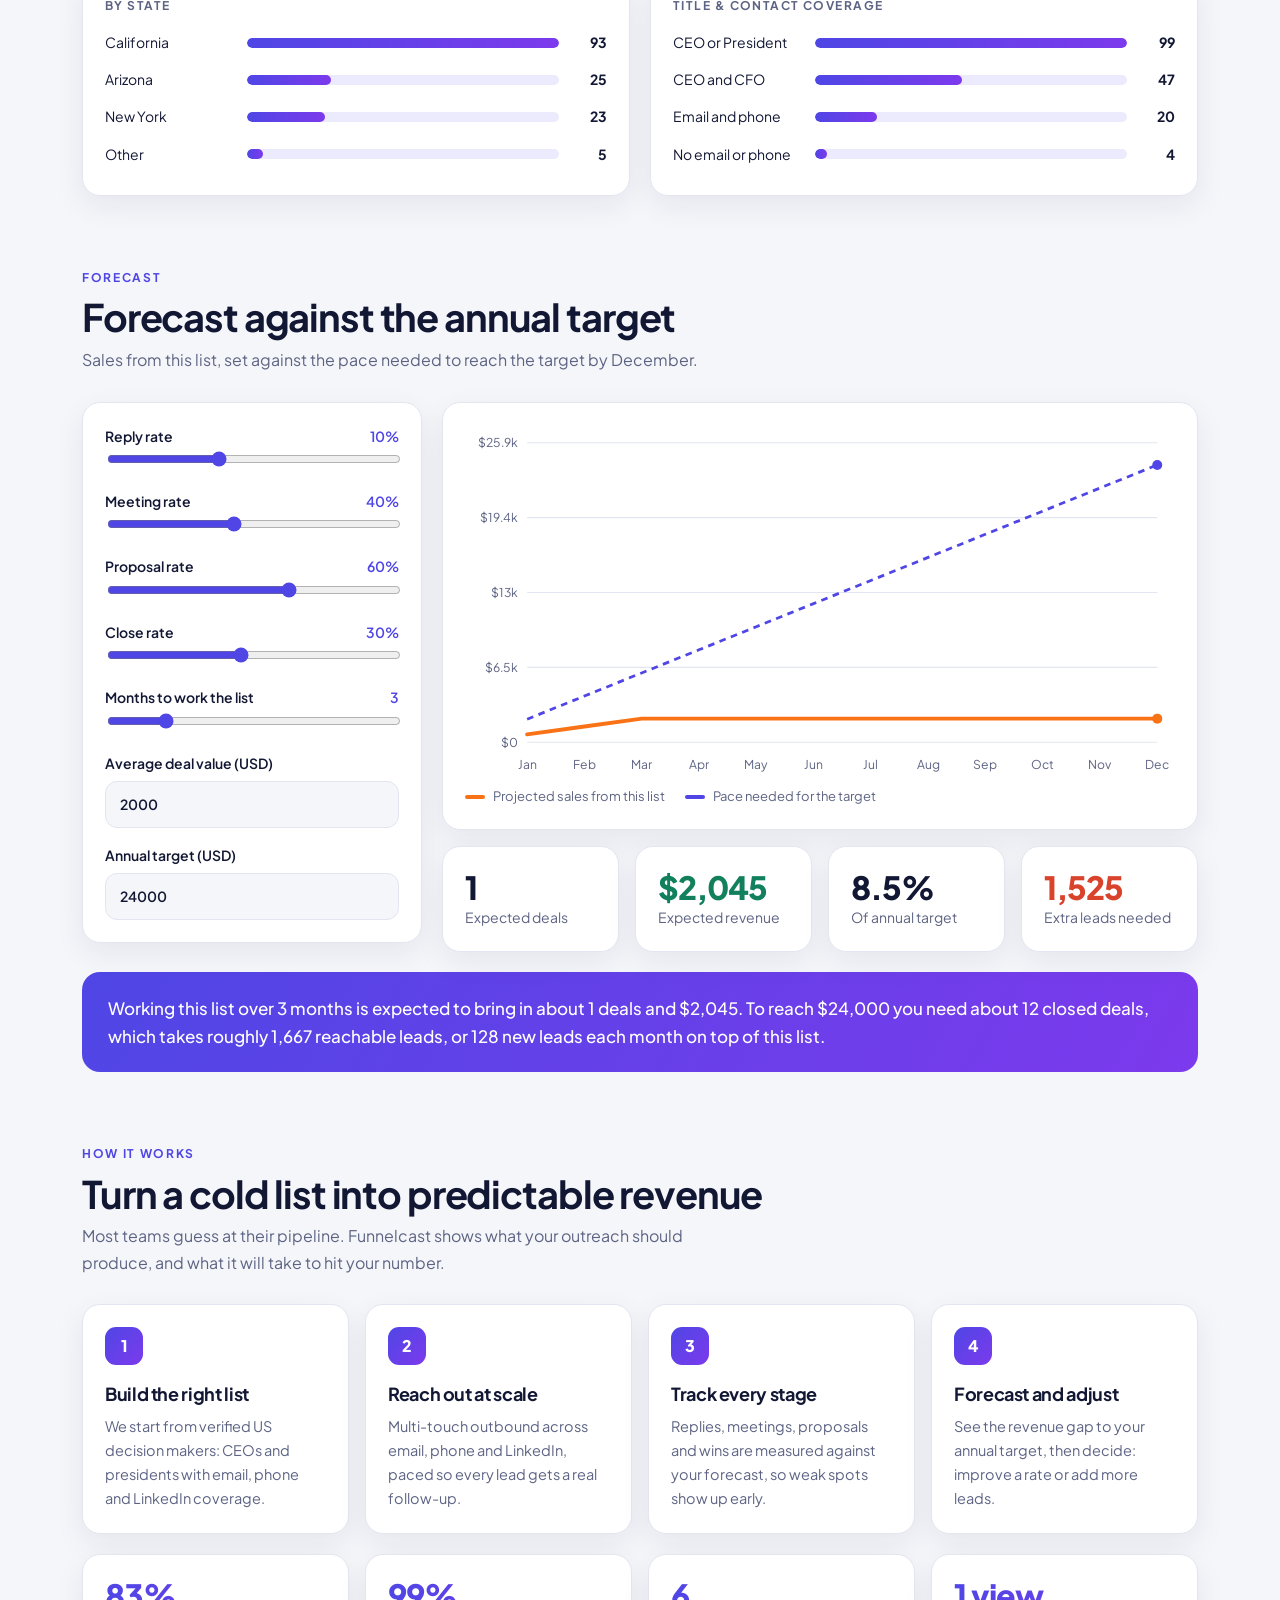
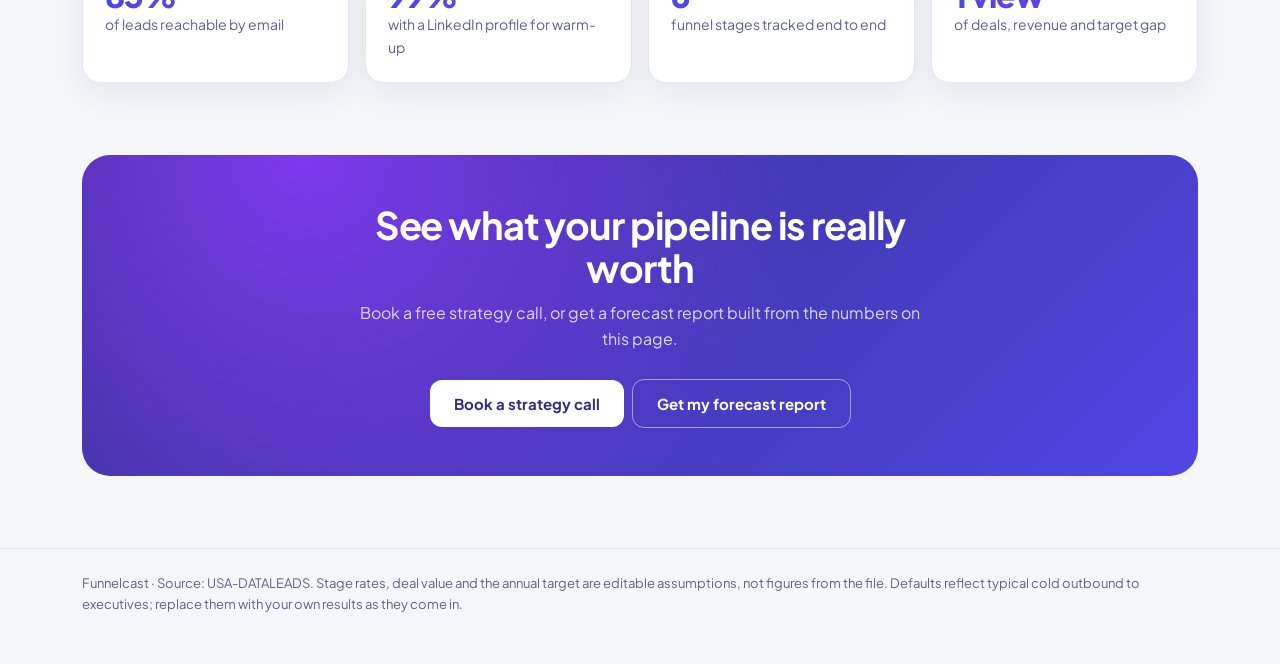
<file: projects/funnelcast/index.html>
<!doctype html>
<html lang="en">
<head>
<meta charset="utf-8">
<meta name="viewport" content="width=device-width, initial-scale=1, viewport-fit=cover">
<title>Funnelcast · US Sales Funnel &amp; Forecast</title>
<link rel="stylesheet" href="https://fonts.googleapis.com/css2?family=Plus+Jakarta+Sans:wght@400;500;600;700;800&display=swap">
<style>
:root{--bg:#f5f6fa;--card:#fff;--fg:#121733;--mute:#5d6483;--line:#e3e6f0;--brand:#4f46e5;--brand2:#7c3aed;--accent:#f97316;--ok:#12805c;--bad:#d9422b;--soft:#eceafd;--shadow:0 10px 30px rgba(18,23,51,.07)}
@media (prefers-color-scheme:dark){:root:not([data-theme="light"]){--bg:#0b0f1f;--card:#131a31;--fg:#eceffd;--mute:#9aa3c4;--line:#232c4b;--brand:#8b84ff;--brand2:#b08cff;--accent:#ff9a4d;--ok:#4cd6a0;--bad:#ff8c76;--soft:#1d2250;--shadow:0 10px 30px rgba(0,0,0,.4);color-scheme:dark}}
:root[data-theme="dark"]{--bg:#0b0f1f;--card:#131a31;--fg:#eceffd;--mute:#9aa3c4;--line:#232c4b;--brand:#8b84ff;--brand2:#b08cff;--accent:#ff9a4d;--ok:#4cd6a0;--bad:#ff8c76;--soft:#1d2250;--shadow:0 10px 30px rgba(0,0,0,.4);color-scheme:dark}
:root{box-sizing:border-box;padding-top:env(safe-area-inset-top,0px);padding-bottom:env(safe-area-inset-bottom,0px)}
html{scroll-behavior:smooth;scroll-padding-top:90px;height:100%}
*{box-sizing:border-box}
body{margin:0;background:var(--bg);color:var(--fg);font:16px/1.65 "Plus Jakarta Sans",system-ui,-apple-system,"Segoe UI",sans-serif;overflow-x:hidden}
body::before{content:"";position:fixed;inset:0 0 auto;height:env(safe-area-inset-top,0px);background:var(--bg);z-index:30}
.wrap{max-width:1160px;margin:0 auto;padding:0 22px}
header{position:sticky;top:env(safe-area-inset-top,0px);z-index:20;background:color-mix(in srgb,var(--bg) 88%,transparent);backdrop-filter:blur(12px);border-bottom:1px solid var(--line)}
header .wrap{display:flex;align-items:center;justify-content:space-between;height:68px}
.logo{display:flex;align-items:center;gap:10px;font-weight:800;font-size:21px;letter-spacing:-.03em}
.logo svg{width:34px;height:34px}
nav{display:flex;gap:6px;align-items:center}
nav a{color:var(--mute);text-decoration:none;font-weight:600;font-size:14px;padding:8px 14px;border-radius:99px}
nav a:hover{background:var(--soft);color:var(--brand)}
nav a.cta{background:var(--brand);color:#fff}nav a.portfolio-return{border:1px solid var(--line);margin-left:6px}nav a.portfolio-return:hover{background:var(--soft);color:var(--brand)}
.hero{display:grid;grid-template-columns:1.05fr 1fr;gap:48px;align-items:center;padding:64px 0 24px}
.tag{display:inline-flex;gap:8px;align-items:center;background:var(--soft);color:var(--brand);font-weight:700;font-size:12px;letter-spacing:.12em;text-transform:uppercase;padding:7px 14px;border-radius:99px}
.tag i{width:7px;height:7px;border-radius:50%;background:var(--accent)}
h1{font-size:clamp(36px,5.4vw,60px);line-height:1.05;letter-spacing:-.04em;font-weight:800;margin:20px 0 18px}
h1 span{background:linear-gradient(90deg,var(--brand),var(--brand2));-webkit-background-clip:text;background-clip:text;color:transparent}
.lede{color:var(--mute);font-size:18px;max-width:520px;margin:0 0 28px}
.btn{display:inline-block;background:var(--brand);color:#fff;border:0;border-radius:12px;font:700 15px "Plus Jakarta Sans",sans-serif;padding:14px 24px;cursor:pointer;text-decoration:none}
.btn.g{background:transparent;color:var(--fg);border:1px solid var(--line);margin-left:8px}
.funnel{background:var(--card);border:1px solid var(--line);border-radius:24px;padding:26px 22px;box-shadow:var(--shadow)}
.funnel h3{margin:0 0 16px;font-size:12px;letter-spacing:.14em;text-transform:uppercase;color:var(--mute)}
.st{margin:0 auto 8px;border-radius:12px;padding:11px 16px;display:flex;justify-content:space-between;align-items:center;color:#fff;transition:width .35s}
.st b{font-size:20px;letter-spacing:-.02em}.st span{font-size:13px;font-weight:600;opacity:.95}
section{padding:72px 0 0}
.eyebrow{color:var(--brand);font-weight:700;font-size:12px;letter-spacing:.14em;text-transform:uppercase}
h2{font-size:clamp(26px,3.4vw,38px);letter-spacing:-.03em;line-height:1.15;margin:8px 0 8px}
h2+p{color:var(--mute);margin:0 0 28px;max-width:640px}
.cards{display:grid;grid-template-columns:repeat(auto-fit,minmax(200px,1fr));gap:16px}
.c{background:var(--card);border:1px solid var(--line);border-radius:18px;padding:22px;box-shadow:var(--shadow)}
.v{font-size:32px;font-weight:800;letter-spacing:-.03em;line-height:1.15}
.l{font-size:14px;color:var(--mute)}
.v.g{color:var(--ok)}.v.b{color:var(--bad)}
.tw{overflow-x:auto;border-radius:18px;border:1px solid var(--line);box-shadow:var(--shadow);background:var(--card)}
table{width:100%;border-collapse:collapse;min-width:520px}
th,td{padding:15px 20px;text-align:left;border-bottom:1px solid var(--line);font-size:15px}
tr:last-child td{border-bottom:0}
th{font-size:11px;letter-spacing:.14em;text-transform:uppercase;color:var(--mute);background:var(--soft)}
td.n{font-variant-numeric:tabular-nums}
.two{display:grid;grid-template-columns:1fr 1fr;gap:20px;margin-top:20px}
.bars .r{display:grid;grid-template-columns:130px 1fr 36px;gap:12px;align-items:center;padding:7px 0;font-size:14px}
.bars .t{height:10px;background:var(--soft);border-radius:99px;overflow:hidden}
.bars .t i{display:block;height:100%;background:linear-gradient(90deg,var(--brand),var(--brand2));border-radius:99px}
.bars b{text-align:right}
.bars .l{text-transform:uppercase;letter-spacing:.12em;font-size:12px;font-weight:700;margin-bottom:8px}
.fc{display:grid;grid-template-columns:340px 1fr;gap:20px;align-items:start}
.ctl label{display:flex;justify-content:space-between;font-size:14px;font-weight:600;margin-top:16px}
.ctl label:first-child{margin-top:0}
.ctl output{color:var(--brand)}
.ctl input[type=range]{width:100%;accent-color:var(--brand)}
.ctl input[type=number]{width:100%;padding:11px 14px;border:1px solid var(--line);border-radius:12px;background:var(--bg);color:var(--fg);font:inherit;margin-top:6px}
.chart svg{width:100%;height:auto;display:block}
.chart text{font-family:"Plus Jakarta Sans",sans-serif}
.leg{display:flex;gap:20px;font-size:13px;color:var(--mute);flex-wrap:wrap;margin-top:6px}
.leg i{display:inline-block;width:20px;height:4px;border-radius:4px;vertical-align:middle;margin-right:8px}
.verdict{background:linear-gradient(120deg,var(--brand),var(--brand2));color:#fff;border-radius:18px;padding:22px 26px;margin:20px 0 0;font-size:17px;font-weight:500}
.steps{display:grid;grid-template-columns:repeat(auto-fit,minmax(230px,1fr));gap:16px}
.step .num{width:38px;height:38px;border-radius:11px;background:linear-gradient(135deg,var(--brand),var(--brand2));color:#fff;font-weight:800;display:grid;place-items:center;margin-bottom:14px}
.step h3{margin:0 0 6px;font-size:18px;letter-spacing:-.02em}.step p{margin:0;color:var(--mute);font-size:14.5px}
.proof .v{background:linear-gradient(90deg,var(--brand),var(--brand2));-webkit-background-clip:text;background-clip:text;color:transparent}
.band{margin-top:72px;border-radius:28px;padding:48px 32px;text-align:center;color:#fff;background:radial-gradient(circle at 20% 0,#7c3aed 0,transparent 55%),linear-gradient(135deg,#312e81,#4f46e5)}
.band h2{color:#fff;margin:0 auto 10px;max-width:640px}.band p{color:#dcd9ff;max-width:560px;margin:0 auto 26px}
.band .btn{background:#fff;color:#312e81}.band .btn.g{background:transparent;color:#fff;border:1px solid #ffffff80;margin-left:8px}
@media (max-width:600px){.band .btn.g{margin:10px 0 0}}
footer{margin-top:72px;border-top:1px solid var(--line);padding:24px 0 48px;color:var(--mute);font-size:13px}
@media (max-width:900px){.hero,.fc,.two{grid-template-columns:1fr}.hero{padding-top:40px}nav a:not(.cta):not(.portfolio-return){display:none}nav a.portfolio-return{display:inline-flex}.bars .r{grid-template-columns:110px 1fr 32px}}
</style>
</head>
<body>
<header><div class="wrap">
  <div class="logo"><svg viewBox="0 0 40 40" aria-hidden="true"><defs><linearGradient id="lg" x1="0" y1="0" x2="1" y2="1"><stop offset="0" stop-color="#4f46e5"/><stop offset="1" stop-color="#7c3aed"/></linearGradient></defs><rect width="40" height="40" rx="11" fill="url(#lg)"/><path d="M9 11h22l-8 10v8l-6 3V21z" fill="#fff"/><circle cx="31" cy="30" r="3.5" fill="#f97316"/></svg>Funnelcast</div>
  <nav><a href="#stages">Stages</a><a href="#leads">Leads</a><a href="#forecast">Forecast</a><a href="#how">How it works</a><a class="cta" href="#book">Book a call</a><a class="portfolio-return" href="../../index.html#projects">Back to portfolio</a></nav>
</div></header>

<main class="wrap">
  <div class="hero">
    <div>
      <span class="tag"><i></i>USA outbound pipeline</span>
      <h1>From cold list to <span>closed deal</span>, forecast included.</h1>
      <p class="lede">146 US decision makers go in. A forecast of deals, revenue and the gap to your annual target comes out. Change any rate and the funnel recalculates instantly.</p>
      <a class="btn" href="#forecast">Adjust the forecast</a><a class="btn g" href="#leads">See the list</a>
    </div>
    <div class="funnel"><h3>Expected volume at each stage</h3><div id="fn"></div></div>
  </div>

  <section id="stages">
    <div class="eyebrow">Pipeline</div><h2>Stage by stage</h2>
    <p>Prospects and reachable contacts come straight from the file. Later stages are forecasts based on the rates you set below.</p>
    <div class="tw"><table><thead><tr><th>Stage</th><th>Leads</th><th>Rate from previous</th><th>Drop out</th></tr></thead><tbody id="tb"></tbody></table></div>
  </section>

  <section id="leads">
    <div class="eyebrow">Data</div><h2>What’s in the list</h2>
    <p>146 CEOs and presidents across the US, most of them based in California.</p>
    <div class="cards">
      <div class="c"><div class="v">146</div><div class="l">Total leads</div></div>
      <div class="c"><div class="v">121</div><div class="l">With an email · 83%</div></div>
      <div class="c"><div class="v">41</div><div class="l">With a phone number · 28%</div></div>
      <div class="c"><div class="v">144</div><div class="l">With LinkedIn · 99%</div></div>
    </div>
    <div class="two">
      <div class="c bars"><div class="l">By state</div>
        <div class="r"><span>California</span><div class="t"><i style="width:100%"></i></div><b>93</b></div>
        <div class="r"><span>Arizona</span><div class="t"><i style="width:27%"></i></div><b>25</b></div>
        <div class="r"><span>New York</span><div class="t"><i style="width:25%"></i></div><b>23</b></div>
        <div class="r"><span>Other</span><div class="t"><i style="width:5%"></i></div><b>5</b></div></div>
      <div class="c bars"><div class="l">Title &amp; contact coverage</div>
        <div class="r"><span>CEO or President</span><div class="t"><i style="width:100%"></i></div><b>99</b></div>
        <div class="r"><span>CEO and CFO</span><div class="t"><i style="width:47%"></i></div><b>47</b></div>
        <div class="r"><span>Email and phone</span><div class="t"><i style="width:20%"></i></div><b>20</b></div>
        <div class="r"><span>No email or phone</span><div class="t"><i style="width:4%"></i></div><b>4</b></div></div>
    </div>
  </section>

  <section id="forecast">
    <div class="eyebrow">Forecast</div><h2>Forecast against the annual target</h2>
    <p>Sales from this list, set against the pace needed to reach the target by December.</p>
    <div class="fc">
      <div class="c ctl">
        <label>Reply rate <output id="o1"></output></label><input type="range" id="reply" min="1" max="25" value="10">
        <label>Meeting rate <output id="o2"></output></label><input type="range" id="meet" min="10" max="80" value="40">
        <label>Proposal rate <output id="o3"></output></label><input type="range" id="prop" min="10" max="90" value="60">
        <label>Close rate <output id="o4"></output></label><input type="range" id="close" min="5" max="60" value="30">
        <label>Months to work the list <output id="o5"></output></label><input type="range" id="months" min="1" max="12" value="3">
        <label style="display:block">Average deal value (USD)<input type="number" id="val" value="2000" min="1"></label>
        <label style="display:block">Annual target (USD)<input type="number" id="target" value="24000" min="1"></label>
      </div>
      <div>
        <div class="c chart"><svg id="csvg" viewBox="0 0 640 320" role="img" aria-label="Projected sales versus target pace"></svg>
          <div class="leg"><span><i style="background:var(--accent)"></i>Projected sales from this list</span><span><i style="background:var(--brand)"></i>Pace needed for the target</span></div></div>
        <div class="cards" style="margin-top:16px;grid-template-columns:repeat(auto-fit,minmax(150px,1fr))">
          <div class="c"><div class="v" id="k1"></div><div class="l">Expected deals</div></div>
          <div class="c"><div class="v g" id="k2"></div><div class="l">Expected revenue</div></div>
          <div class="c"><div class="v" id="k3"></div><div class="l">Of annual target</div></div>
          <div class="c"><div class="v b" id="k4"></div><div class="l">Extra leads needed</div></div>
        </div>
      </div>
    </div>
    <p class="verdict" id="vd"></p>
  </section>
<section id="how">
    <div class="eyebrow">How it works</div><h2>Turn a cold list into predictable revenue</h2>
    <p>Most teams guess at their pipeline. Funnelcast shows what your outreach should produce, and what it will take to hit your number.</p>
    <div class="steps">
      <div class="c step"><div class="num">1</div><h3>Build the right list</h3><p>We start from verified US decision makers: CEOs and presidents with email, phone and LinkedIn coverage.</p></div>
      <div class="c step"><div class="num">2</div><h3>Reach out at scale</h3><p>Multi-touch outbound across email, phone and LinkedIn, paced so every lead gets a real follow-up.</p></div>
      <div class="c step"><div class="num">3</div><h3>Track every stage</h3><p>Replies, meetings, proposals and wins are measured against your forecast, so weak spots show up early.</p></div>
      <div class="c step"><div class="num">4</div><h3>Forecast and adjust</h3><p>See the revenue gap to your annual target, then decide: improve a rate or add more leads.</p></div>
    </div>
    <div class="cards proof" style="margin-top:20px">
      <div class="c"><div class="v">83%</div><div class="l">of leads reachable by email</div></div>
      <div class="c"><div class="v">99%</div><div class="l">with a LinkedIn profile for warm-up</div></div>
      <div class="c"><div class="v">6</div><div class="l">funnel stages tracked end to end</div></div>
      <div class="c"><div class="v">1 view</div><div class="l">of deals, revenue and target gap</div></div>
    </div>
  </section>

  <div class="band" id="book">
    <h2>See what your pipeline is really worth</h2>
    <p>Book a free strategy call, or get a forecast report built from the numbers on this page.</p>
    <a class="btn" id="bk" href="mailto:hello@funnelcast.com?subject=Book%20a%20strategy%20call">Book a strategy call</a><a class="btn g" id="rp" href="mailto:hello@funnelcast.com?subject=Forecast%20report">Get my forecast report</a>
  </div>
</main>

<footer><div class="wrap">Funnelcast · Source: USA-DATALEADS. Stage rates, deal value and the annual target are editable assumptions, not figures from the file. Defaults reflect typical cold outbound to executives; replace them with your own results as they come in.</div></footer>

<script>
var L=146,R=142,$=function(i){return document.getElementById(i)};
var fmt=function(n){return Math.round(n).toLocaleString("en-US")};
var one=function(n){return n>=10?fmt(n):(Math.round(n*10)/10).toString()};
function calc(){
  var s={reply:+$("reply").value/100,meet:+$("meet").value/100,prop:+$("prop").value/100,close:+$("close").value/100,months:+$("months").value,val:+$("val").value||1,target:+$("target").value||1};
  ["reply","meet","prop","close"].forEach(function(k,i){$("o"+(i+1)).textContent=Math.round(s[k]*100)+"%"});
  $("o5").textContent=s.months;
  var v=[L,R,R*s.reply,R*s.reply*s.meet,R*s.reply*s.meet*s.prop,R*s.reply*s.meet*s.prop*s.close];
  var names=["Prospects","Reachable","Replied","Meetings","Proposals","Closed won"];
  var rates=[null,R/L,s.reply,s.meet,s.prop,s.close];
  var cols=["#4338ca","#4f46e5","#6446e8","#7c3aed","#a145d6","#f97316"],i,h="";
  for(i=0;i<6;i++){h+='<div class="st" style="width:'+(100-i*11)+'%;background:'+cols[i]+'"><span>'+names[i]+'</span><b>'+(i>1?"≈ ":"")+one(v[i])+'</b></div>'}
  $("fn").innerHTML=h;
  var rows="";
  for(i=0;i<6;i++){rows+="<tr><td>"+names[i]+"</td><td class='n'>"+(i>1?"≈ ":"")+one(v[i])+"</td><td class='n'>"+(i?Math.round(rates[i]*1000)/10+"%":"Start")+"</td><td class='n'>"+(i?one(v[i-1]-v[i]):"None")+"</td></tr>"}
  $("tb").innerHTML=rows;
  var deals=v[5],rev=deals*s.val,conv=s.reply*s.meet*s.prop*s.close,need=s.target/s.val,leadsNeed=Math.ceil(need/conv),extra=Math.max(0,leadsNeed-R);
  $("k1").textContent=one(deals);$("k2").textContent="$"+fmt(rev);$("k3").textContent=Math.round(rev/s.target*1000)/10+"%";$("k4").textContent=fmt(extra);
  $("vd").textContent="Working this list over "+s.months+" month"+(s.months>1?"s":"")+" is expected to bring in about "+one(deals)+" deal"+(deals===1?"":"s")+" and $"+fmt(rev)+". To reach $"+fmt(s.target)+" you need about "+fmt(need)+" closed deals, which takes roughly "+fmt(leadsNeed)+" reachable leads, or "+fmt(Math.ceil(extra/12))+" new leads each month on top of this list.";
  var W=640,H=320,ml=56,mr=16,mt=16,mb=34,max=Math.max(s.target,rev)*1.08,px=function(m){return ml+(W-ml-mr)*(m-1)/11},py=function(y){return H-mb-(H-mt-mb)*y/max};
  var c="";
  for(i=0;i<=4;i++){var yv=max*i/4;c+='<line x1="'+ml+'" x2="'+(W-mr)+'" y1="'+py(yv)+'" y2="'+py(yv)+'" stroke="var(--line)"/><text x="'+(ml-8)+'" y="'+(py(yv)+4)+'" text-anchor="end" font-size="11" fill="var(--mute)">$'+(yv>=1000?Math.round(yv/100)/10+"k":Math.round(yv))+'</text>'}
  var pt="",pp="";
  for(var m=1;m<=12;m++){pt+=px(m)+","+py(s.target*m/12)+" ";pp+=px(m)+","+py(rev*Math.min(m,s.months)/s.months)+" ";
    c+='<text x="'+px(m)+'" y="'+(H-10)+'" text-anchor="middle" font-size="11" fill="var(--mute)">'+["Jan","Feb","Mar","Apr","May","Jun","Jul","Aug","Sep","Oct","Nov","Dec"][m-1]+'</text>'}
  c+='<polyline points="'+pt+'" fill="none" stroke="var(--brand)" stroke-width="2.5" stroke-dasharray="6 5"/><polyline points="'+pp+'" fill="none" stroke="var(--accent)" stroke-width="3.5" stroke-linecap="round"/>';
  c+='<circle cx="'+px(12)+'" cy="'+py(s.target)+'" r="4.5" fill="var(--brand)"/><circle cx="'+px(12)+'" cy="'+py(rev)+'" r="4.5" fill="var(--accent)"/>';
  $("csvg").innerHTML=c;
}
document.querySelectorAll(".ctl input").forEach(function(e){e.addEventListener("input",calc)});
calc();
function rep(){var t=function(i){return $(i).textContent};
  $("rp").href="mailto:hello@funnelcast.com?subject="+encodeURIComponent("Forecast report request")+"&body="+encodeURIComponent("Hi Funnelcast,\n\nPlease send me a forecast report based on these numbers:\nExpected deals: "+t("k1")+"\nExpected revenue: "+t("k2")+"\nShare of annual target: "+t("k3")+"\nExtra leads needed: "+t("k4")+"\n\nName:\nCompany:\n")}
document.querySelectorAll(".ctl input").forEach(function(e){e.addEventListener("input",rep)});rep();
</script>
</body>
</html>
</file>
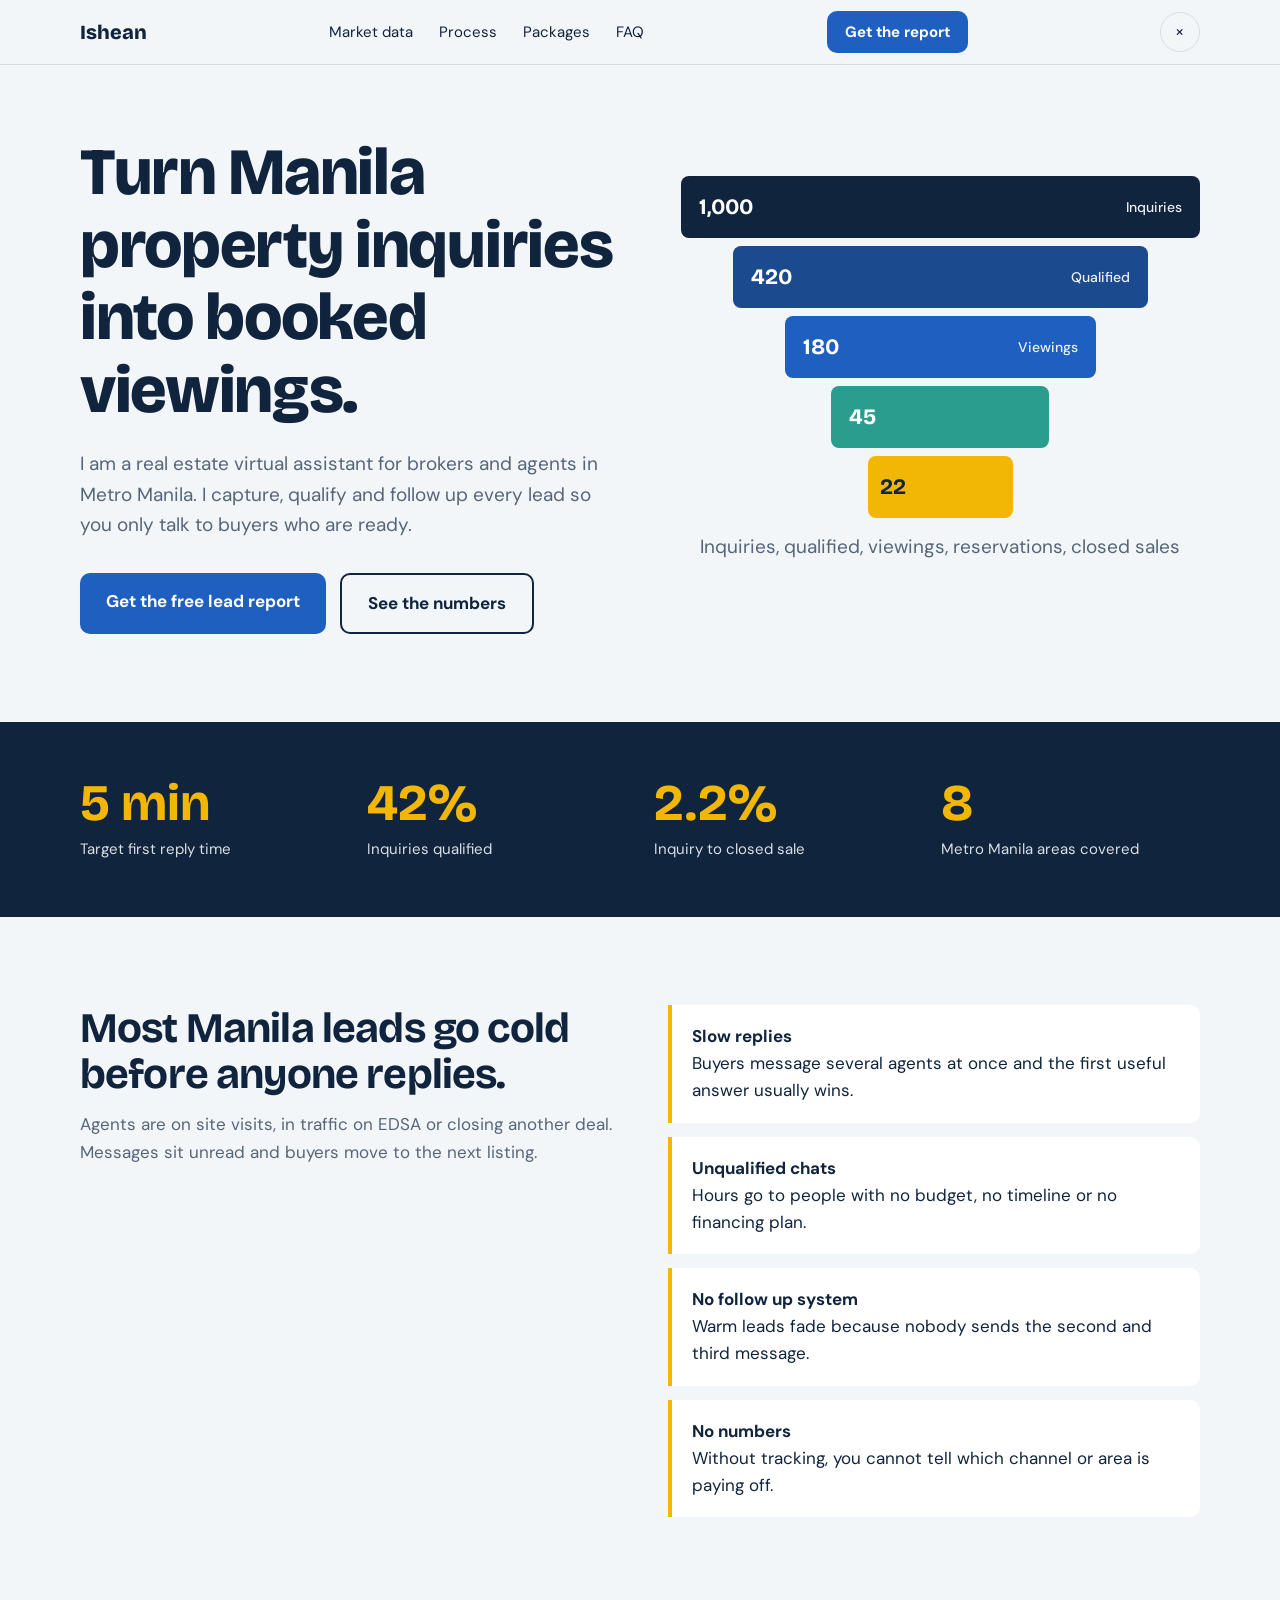
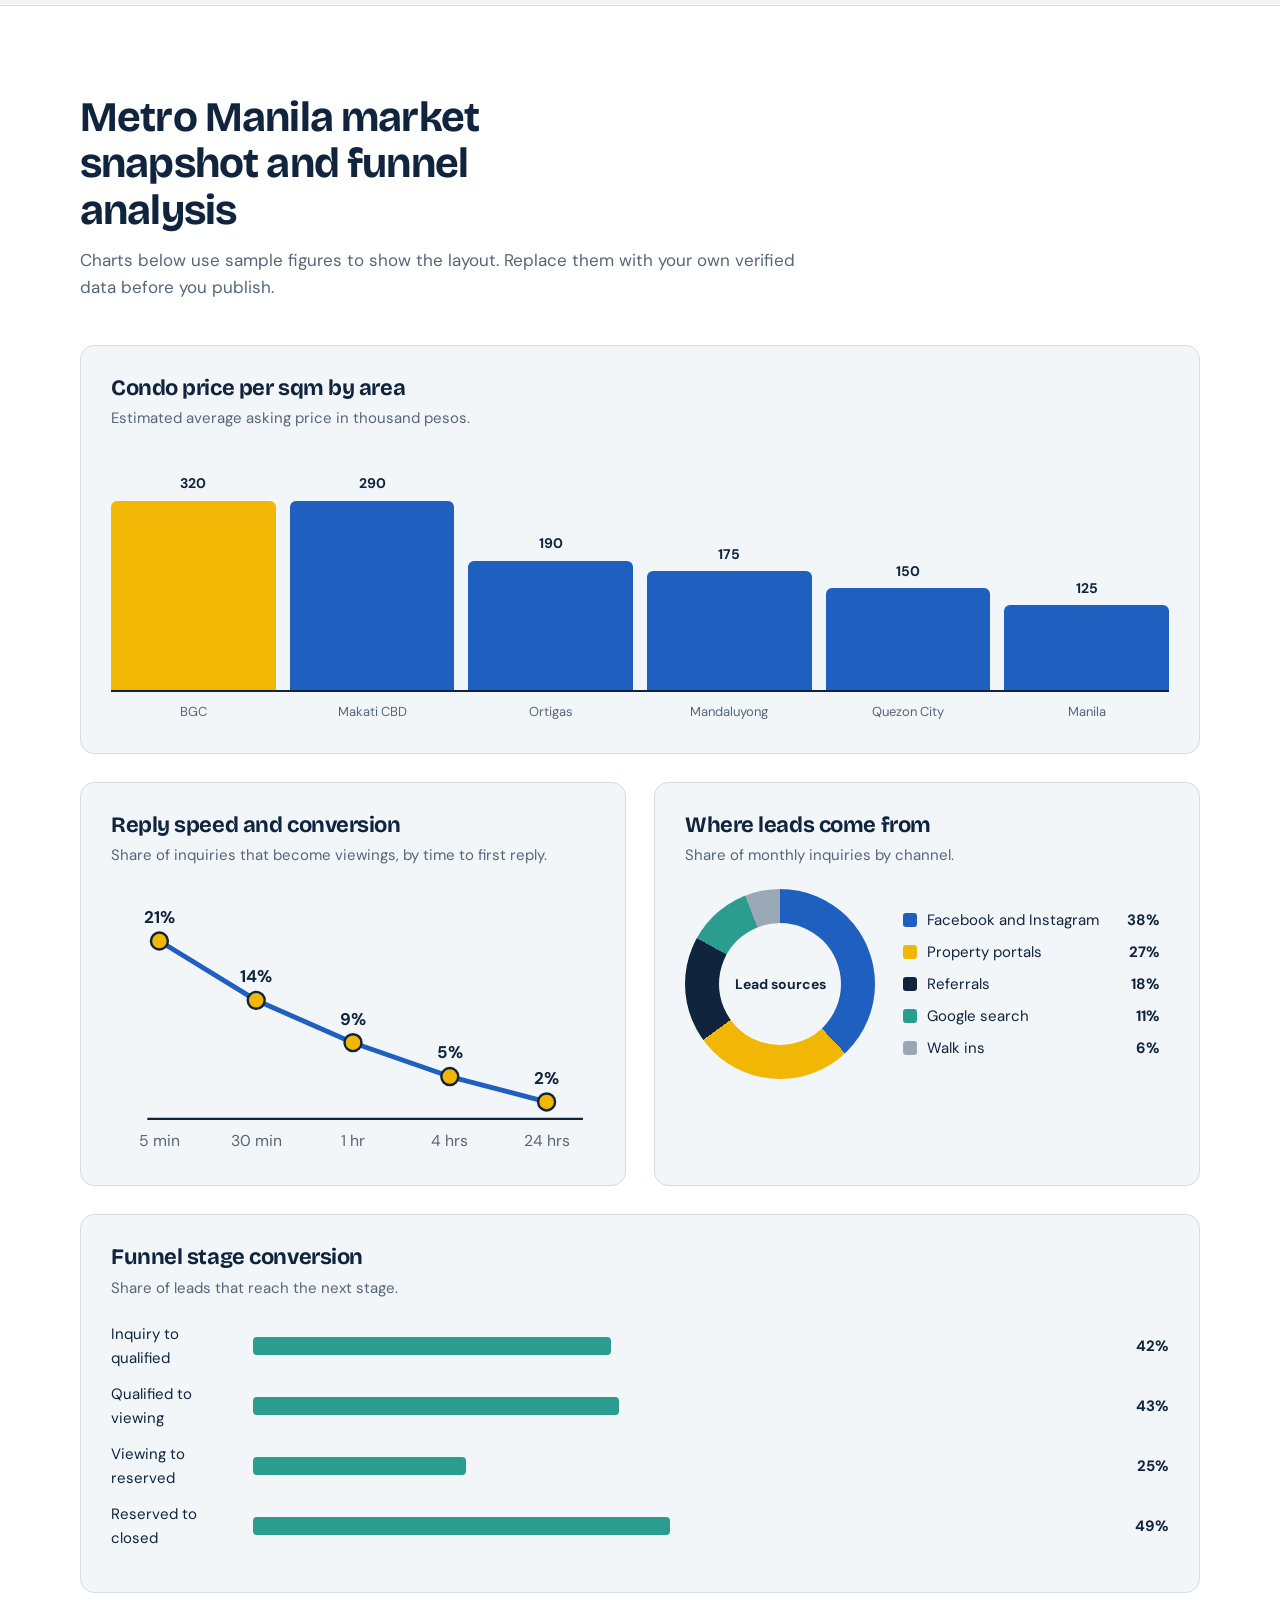
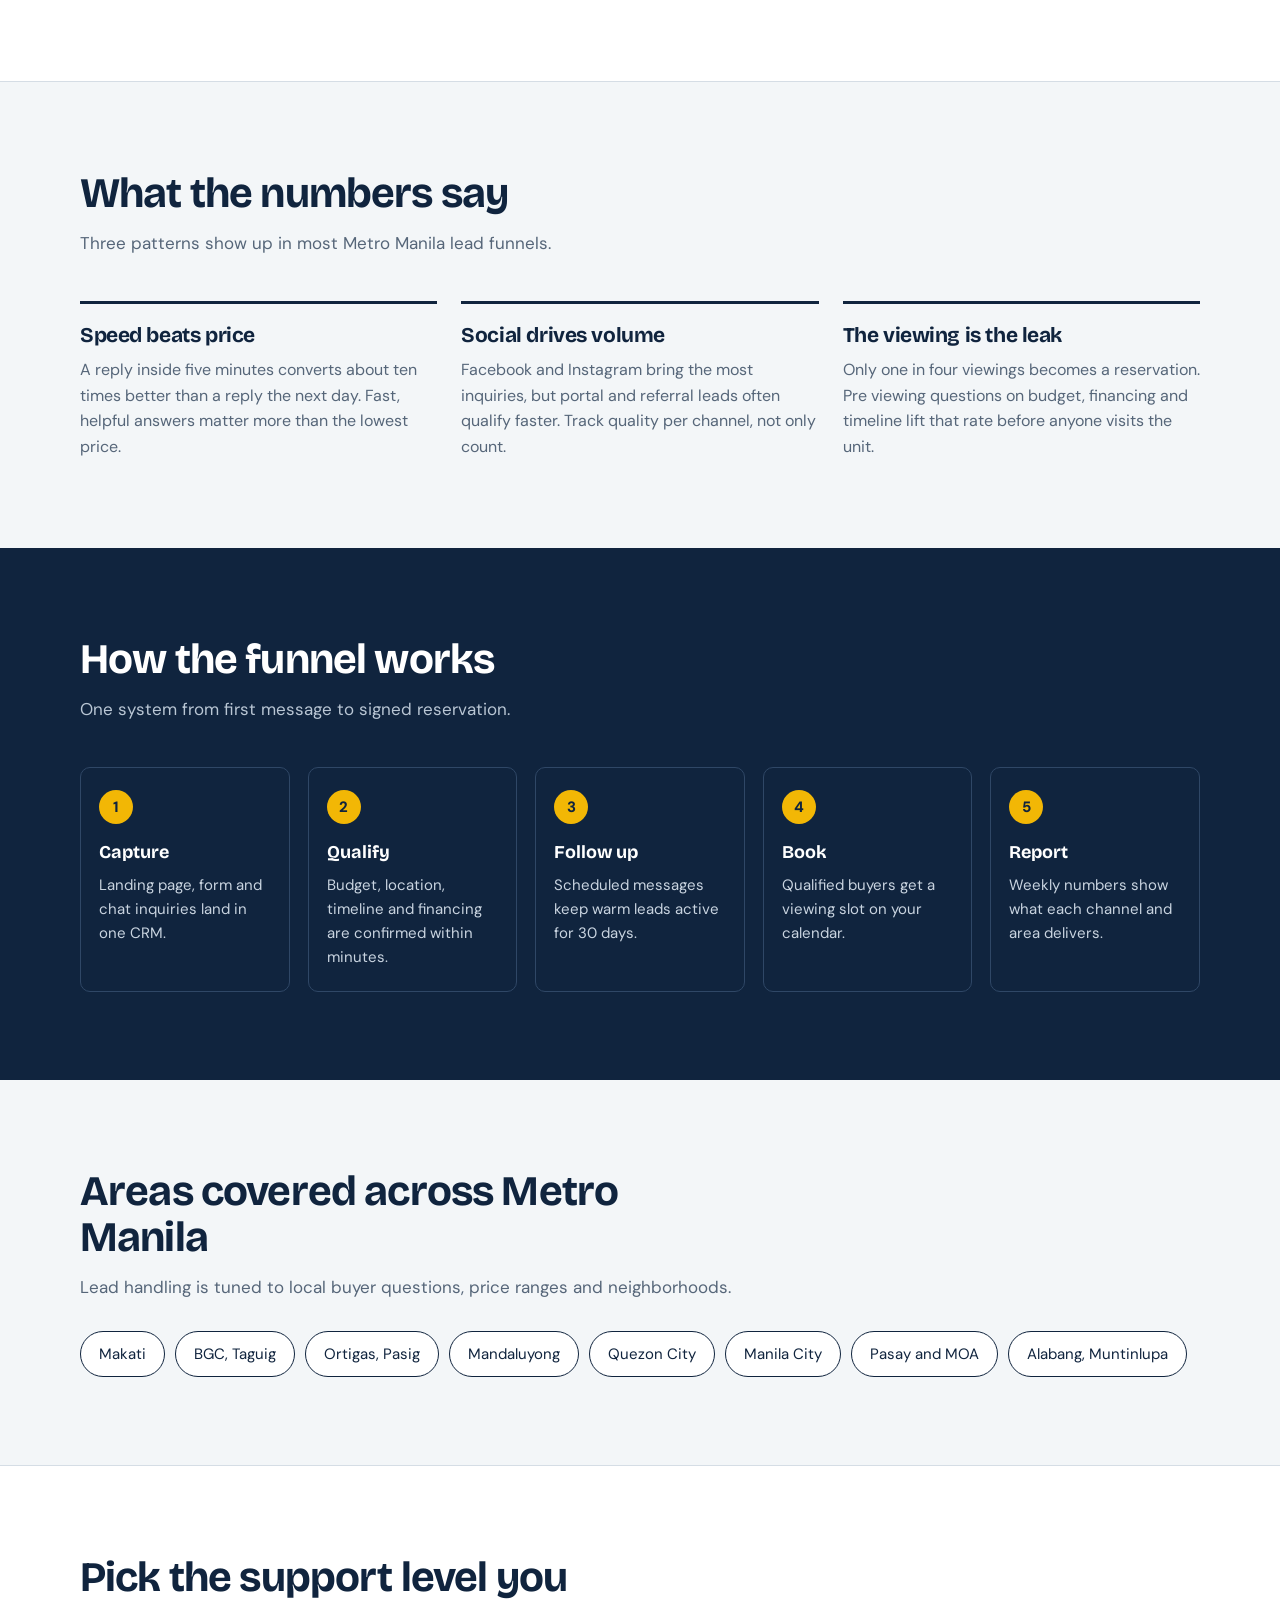
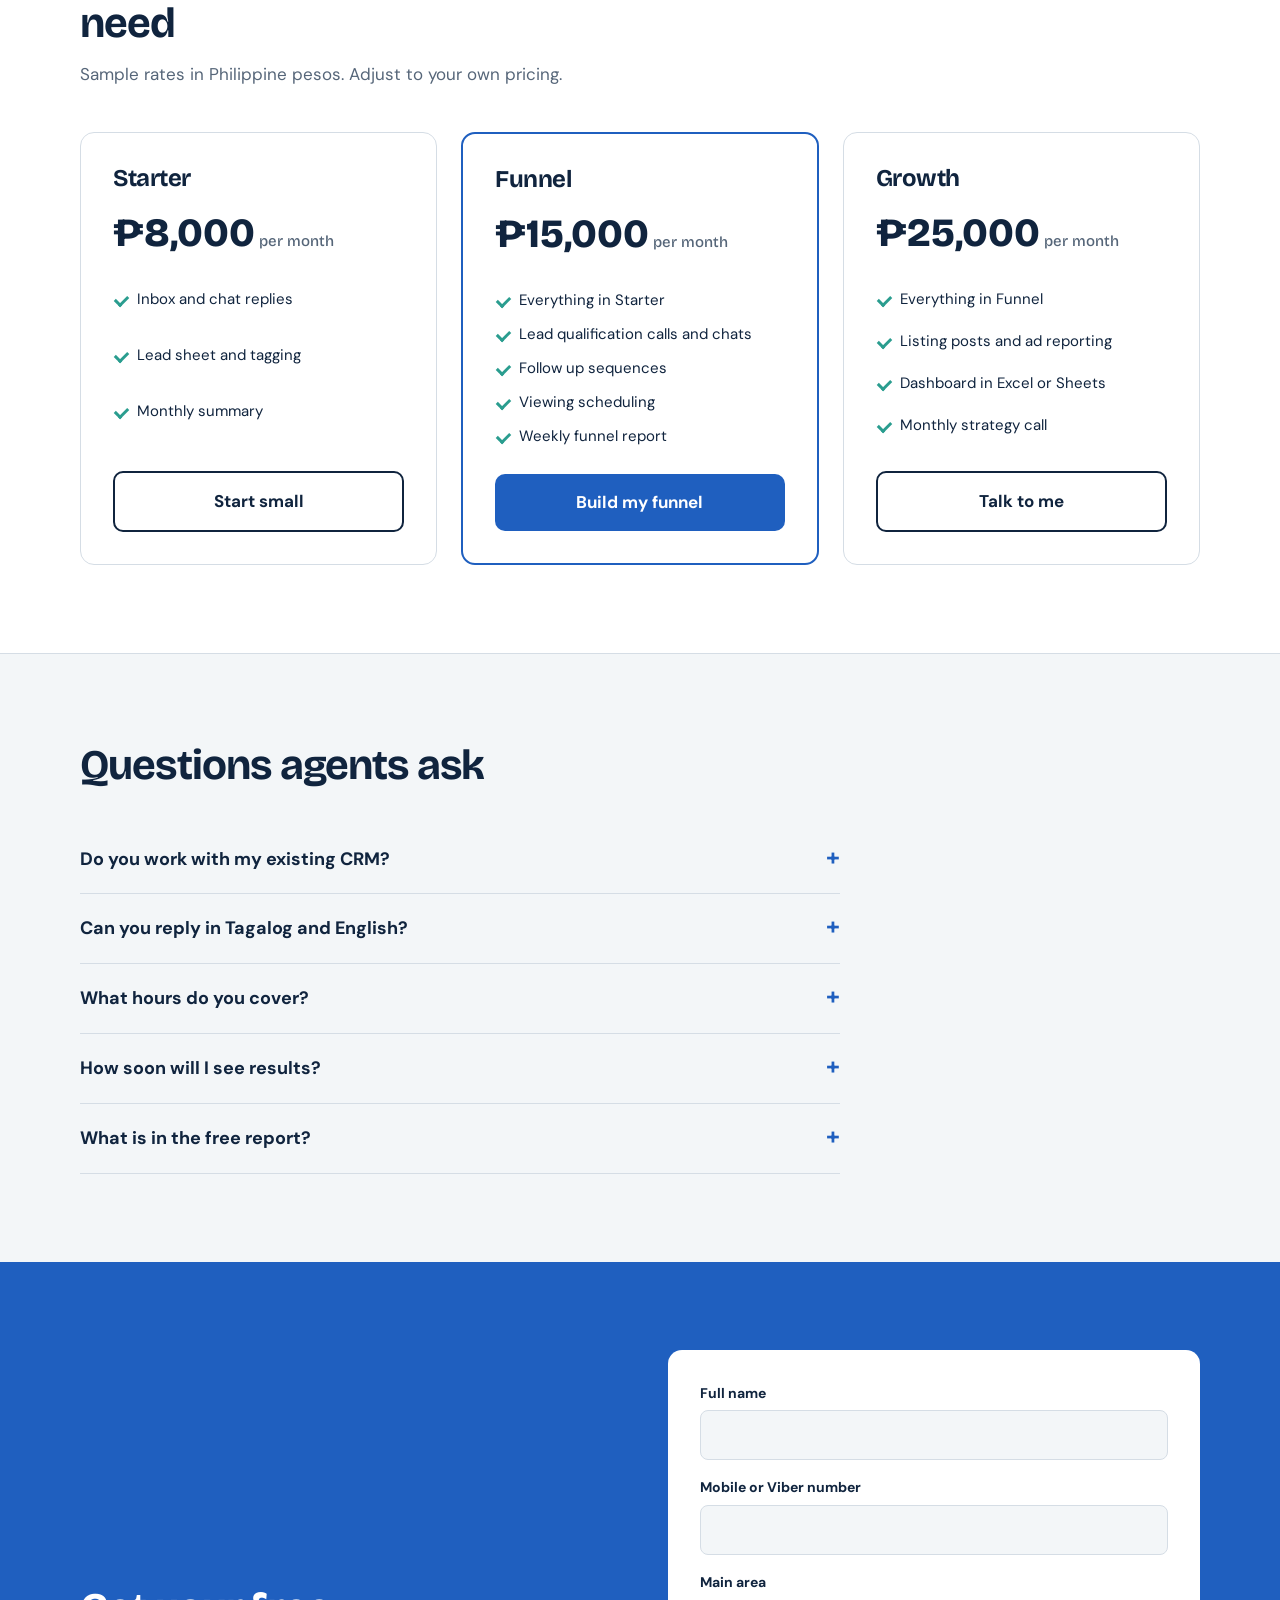
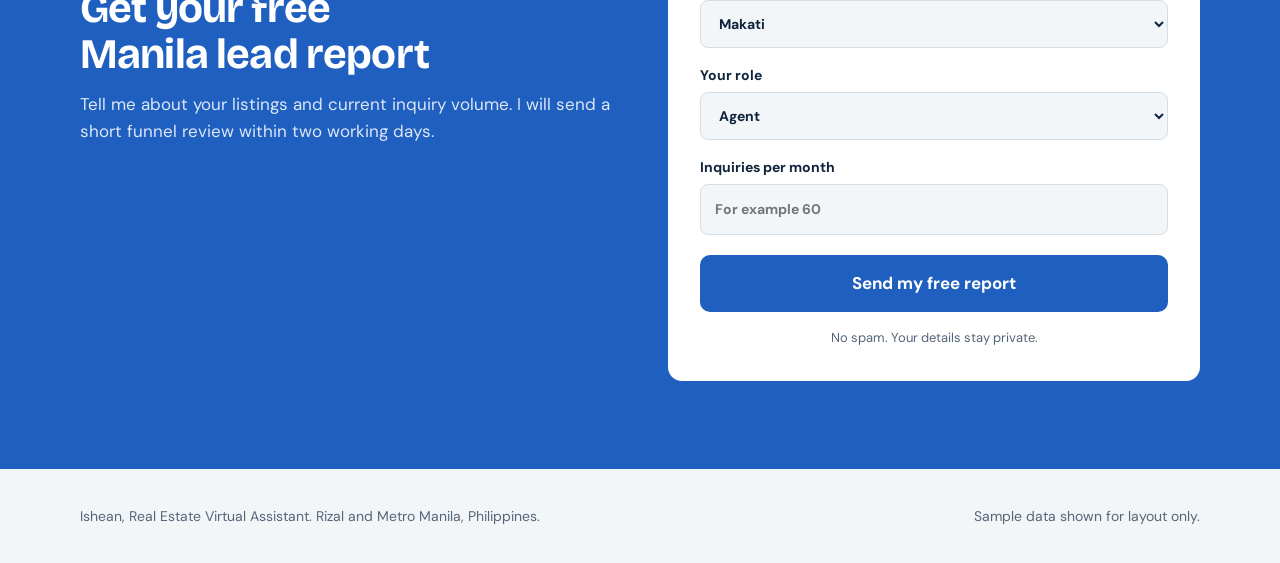
<file: projects/real-estate-funnel/index.html>
<!DOCTYPE html>
<html lang="en">
<head>
<meta charset="utf-8">
<meta name="viewport" content="width=device-width, initial-scale=1">
<title>Manila Real Estate Lead Funnel | Ishean, Real Estate VA</title>
<meta name="description" content="Qualified property leads and faster follow up for brokers and agents in Metro Manila.">
<link rel="preconnect" href="https://fonts.googleapis.com">
<link rel="preconnect" href="https://fonts.gstatic.com" crossorigin>
<link href="https://fonts.googleapis.com/css2?family=Bricolage+Grotesque:wght@500;700;800&family=DM+Sans:wght@400;500;700&display=swap" rel="stylesheet">
<style>
:root{--ink:#10243E;--paper:#F3F6F8;--white:#fff;--blue:#1F5FBF;--gold:#F2B705;--teal:#2A9D8F;--line:#D5DDE5;--mute:#566679;--r:10px}
*{box-sizing:border-box;margin:0;padding:0}
html{scroll-behavior:smooth;scroll-padding-top:72px}
body{font-family:"DM Sans",system-ui,sans-serif;background:var(--paper);color:var(--ink);line-height:1.6;font-size:17px}
h1,h2,h3{font-family:"Bricolage Grotesque","DM Sans",sans-serif;line-height:1.1;letter-spacing:-.02em}
a{color:inherit}
:focus-visible{outline:3px solid var(--gold);outline-offset:3px}
.wrap{width:min(1120px,92%);margin-inline:auto}
section{padding:88px 0}
.lead{color:var(--mute);max-width:60ch;margin-top:14px}
h2{font-size:clamp(28px,4vw,42px);max-width:20ch}
.note{font-size:13px;color:var(--mute);margin-top:18px}
.btn{display:inline-block;background:var(--blue);color:var(--white);padding:15px 26px;border-radius:var(--r);font-weight:700;text-decoration:none;border:0;font:inherit;font-weight:700;cursor:pointer}
.btn:hover{background:var(--ink)}
.btn.alt{background:transparent;color:var(--ink);border:2px solid var(--ink)}
.btn.alt:hover{background:var(--ink);color:var(--white)}

/* nav */
nav{position:sticky;top:0;z-index:10;background:rgba(243,246,248,.94);border-bottom:1px solid var(--line)}
nav .wrap{display:flex;align-items:center;justify-content:space-between;height:64px}
.logo{font-family:"Bricolage Grotesque",sans-serif;font-weight:800;font-size:20px;text-decoration:none}
nav ul{display:flex;gap:26px;list-style:none;font-size:15px}
nav a.btn{padding:9px 18px;font-size:15px}
nav li a{text-decoration:none}
nav li a:hover{text-decoration:underline}
.portfolio-close{display:grid;place-items:center;flex:0 0 40px;width:40px;height:40px;margin-left:10px;border:1px solid var(--line);border-radius:50%;background:transparent;color:var(--ink);font:400 25px/1 var(--font-body);text-decoration:none;transition:transform .25s ease,background-color .2s,border-color .2s,color .2s}
.portfolio-close:hover{transform:rotate(90deg);background:var(--ink);border-color:var(--ink);color:var(--white)}

/* hero */
.hero{padding:72px 0 88px}
.hero .wrap{display:grid;grid-template-columns:1.05fr 1fr;gap:56px;align-items:center}
.hero h1{font-size:clamp(38px,5.6vw,66px);font-weight:800}
.hero p{margin:22px 0 32px;max-width:46ch;font-size:19px;color:var(--mute)}
.cta{display:flex;gap:14px;flex-wrap:wrap}
.funnel{display:flex;flex-direction:column;align-items:center;gap:8px}
.funnel div{height:62px;border-radius:8px;display:flex;justify-content:space-between;align-items:center;padding:0 18px;color:var(--white);font-weight:700;white-space:nowrap;overflow:hidden}
.funnel b{font-family:"Bricolage Grotesque",sans-serif;font-size:22px}
.funnel span{font-size:14px;font-weight:500;opacity:.92}
.f1{width:100%;background:var(--ink)}
.f2{width:80%;background:#1B4A8F}
.f3{width:60%;background:var(--blue)}
.f4{width:42%;background:var(--teal)}
.f5{width:28%;background:var(--gold);color:var(--ink)!important;padding:0 12px!important}
.f4 span,.f5 span{display:none}
.funnel-cap{font-size:13px;color:var(--mute);text-align:center;margin-top:8px}

/* stats */
.stats{background:var(--ink);color:var(--white);padding:56px 0}
.stats .wrap{display:grid;grid-template-columns:repeat(4,1fr);gap:28px}
.stats b{display:block;font-family:"Bricolage Grotesque",sans-serif;font-size:clamp(34px,4vw,52px);color:var(--gold);line-height:1}
.stats span{font-size:15px;opacity:.85;display:block;margin-top:8px}

/* problem */
.split{display:grid;grid-template-columns:1fr 1fr;gap:56px;align-items:start}
.split ul{list-style:none;display:grid;gap:14px}
.split li{padding:18px 20px;background:var(--white);border-left:4px solid var(--gold);border-radius:0 var(--r) var(--r) 0}
.split li b{display:block}

/* charts */
.charts{background:var(--white);border-block:1px solid var(--line)}
.grid{display:grid;grid-template-columns:repeat(2,1fr);gap:28px;margin-top:44px}
.card{background:var(--paper);border:1px solid var(--line);border-radius:14px;padding:30px}
.card.wide{grid-column:1/-1}
.card h3{font-size:22px;margin-bottom:6px}
.card p.sub{color:var(--mute);font-size:15px;margin-bottom:22px}
.bars{display:flex;align-items:flex-end;gap:14px;height:240px;border-bottom:2px solid var(--ink);padding-top:20px}
.bar{flex:1;display:flex;flex-direction:column;justify-content:flex-end;align-items:center;height:100%}
.bar i{display:block;width:100%;background:var(--blue);border-radius:6px 6px 0 0;position:relative}
.bar.top i{background:var(--gold)}
.bar em{font-style:normal;font-weight:700;font-size:14px;margin-bottom:6px}
.labels{display:flex;gap:14px;margin-top:10px}
.labels span{flex:1;text-align:center;font-size:13px;color:var(--mute)}
.donut-wrap{display:flex;align-items:center;gap:28px;flex-wrap:wrap}
.donut{width:190px;height:190px;border-radius:50%;flex:none;background:conic-gradient(var(--blue) 0 38%,var(--gold) 38% 65%,var(--ink) 65% 83%,var(--teal) 83% 94%,#9AA8B6 94% 100%);position:relative}
.donut::after{content:"Lead sources";position:absolute;inset:34px;background:var(--paper);border-radius:50%;display:grid;place-items:center;font-size:14px;font-weight:700;text-align:center}
.legend{list-style:none;display:grid;gap:8px;font-size:15px}
.legend li{display:flex;align-items:center;gap:10px}
.legend i{width:14px;height:14px;border-radius:3px;flex:none}
.legend b{margin-left:auto;padding-left:18px}
svg.line{width:100%;height:auto;display:block}
.hbar{display:grid;grid-template-columns:130px 1fr 52px;align-items:center;gap:12px;margin:12px 0;font-size:15px}
.hbar i{display:block;height:18px;background:var(--teal);border-radius:4px}
.hbar b{text-align:right}

/* analysis */
.findings{display:grid;grid-template-columns:repeat(3,1fr);gap:24px;margin-top:44px}
.findings article{border-top:3px solid var(--ink);padding-top:20px}
.findings h3{font-size:21px;margin-bottom:10px}
.findings p{color:var(--mute);font-size:16px}

/* steps */
.steps{background:var(--ink);color:var(--white)}
.steps .lead{color:#B9C6D4}
.steps ol{list-style:none;counter-reset:s;display:grid;grid-template-columns:repeat(5,1fr);gap:18px;margin-top:44px}
.steps li{counter-increment:s;padding:22px 18px;border:1px solid #2F4766;border-radius:var(--r);font-size:15px;color:#C9D4E0}
.steps li::before{content:counter(s);display:grid;place-items:center;width:34px;height:34px;border-radius:50%;background:var(--gold);color:var(--ink);font-weight:800;margin-bottom:14px}
.steps li b{display:block;color:var(--white);font-size:18px;margin-bottom:6px;font-family:"Bricolage Grotesque",sans-serif}

/* packages */
.plans{display:grid;grid-template-columns:repeat(3,1fr);gap:24px;margin-top:44px}
.plan{background:var(--white);border:1px solid var(--line);border-radius:14px;padding:32px;display:flex;flex-direction:column}
.plan.pick{border:2px solid var(--blue)}
.plan h3{font-size:24px}
.plan .price{font-family:"Bricolage Grotesque",sans-serif;font-size:40px;font-weight:800;margin:10px 0 4px}
.plan .price small{font-size:15px;font-weight:500;color:var(--mute)}
.plan ul{list-style:none;margin:18px 0 26px;display:grid;gap:10px;font-size:15px;flex:1}
.plan li{padding-left:24px;position:relative}
.plan li::before{content:"";position:absolute;left:2px;top:.5em;width:10px;height:6px;border-left:3px solid var(--teal);border-bottom:3px solid var(--teal);transform:rotate(-45deg)}
.plan .btn{text-align:center}

/* areas */
.areas{display:flex;flex-wrap:wrap;gap:10px;margin-top:30px}
.areas span{padding:10px 18px;border:1px solid var(--ink);border-radius:999px;font-size:15px;background:var(--white)}

/* faq */
details{border-bottom:1px solid var(--line);padding:20px 0;max-width:760px}
summary{cursor:pointer;font-weight:700;font-size:18px;list-style:none;display:flex;justify-content:space-between;gap:20px}
summary::-webkit-details-marker{display:none}
summary::after{content:"+";font-size:24px;line-height:1;color:var(--blue)}
details[open] summary::after{content:"\2212"}
details p{color:var(--mute);margin-top:12px;max-width:62ch}

/* form */
.signup{background:var(--blue);color:var(--white)}
.signup .wrap{display:grid;grid-template-columns:1fr 1fr;gap:56px;align-items:center}
.signup h2{max-width:14ch}
.signup .lead{color:#DCE7F7}
form{background:var(--white);color:var(--ink);padding:32px;border-radius:14px;display:grid;gap:16px}
label{font-size:14px;font-weight:700;display:grid;gap:6px}
input,select{font:inherit;padding:13px 14px;border:1.5px solid var(--line);border-radius:8px;background:var(--paper);color:var(--ink)}
input:focus,select:focus{border-color:var(--blue);outline:none}
form .btn{width:100%;margin-top:4px}
form small{color:var(--mute);font-size:13px;text-align:center}

footer{padding:36px 0;font-size:14px;color:var(--mute)}
footer .wrap{display:flex;justify-content:space-between;flex-wrap:wrap;gap:12px}

@media(max-width:900px){
 section{padding:64px 0}
 nav ul{display:none}
 .hero .wrap,.split,.signup .wrap,.grid,.findings,.plans{grid-template-columns:1fr}
 .stats .wrap{grid-template-columns:repeat(2,1fr)}
 .steps ol{grid-template-columns:1fr}
 .card.wide{grid-column:auto}
 .hbar{grid-template-columns:100px 1fr 46px}
}
.cursor-dot{display:none}
.cursor-ring{position:fixed;top:0;left:0;z-index:9999;width:36px;height:36px;margin:-18px 0 0 -18px;border:1.5px solid #56606a;border-radius:50%;pointer-events:none;opacity:0;will-change:transform;mix-blend-mode:normal;scale:1;transition:opacity .25s ease,scale .28s cubic-bezier(.34,1.56,.64,1),background-color .28s ease,border-color .28s ease}
.cursor-ring.is-link{scale:1.3;border-color:var(--blue);background:rgba(31,95,191,.1)}
.cursor-ring.is-view{scale:1.55;border-color:var(--blue);background:rgba(31,95,191,.08)}
body.has-cursor .cursor-dot,body.has-cursor .cursor-ring{opacity:1}
body.has-cursor:not(.cursor-native),body.has-cursor:not(.cursor-native) *{cursor:none!important}
@media (prefers-reduced-motion:reduce){.cursor-ring{transition:none}}
</style>
</head>
<body>

<nav>
 <div class="wrap">
  <a class="logo" href="#top">Ishean</a>
  <ul>
   <li><a href="#market">Market data</a></li>
   <li><a href="#process">Process</a></li>
   <li><a href="#packages">Packages</a></li>
   <li><a href="#faq">FAQ</a></li>
  </ul>
  <a class="btn" href="#signup">Get the report</a>
  <a class="portfolio-close" href="../../index.html#projects" aria-label="Back to portfolio projects" title="Back to portfolio">×</a>
 </div>
</nav>

<header class="hero" id="top">
 <div class="wrap">
  <div>
   <h1>Turn Manila property inquiries into booked viewings.</h1>
   <p>I am a real estate virtual assistant for brokers and agents in Metro Manila. I capture, qualify and follow up every lead so you only talk to buyers who are ready.</p>
   <div class="cta">
    <a class="btn" href="#signup">Get the free lead report</a>
    <a class="btn alt" href="#market">See the numbers</a>
   </div>
  </div>
  <div>
   <div class="funnel" role="img" aria-label="Funnel from 1,000 inquiries to 22 closed sales">
    <div class="f1"><b>1,000</b><span>Inquiries</span></div>
    <div class="f2"><b>420</b><span>Qualified</span></div>
    <div class="f3"><b>180</b><span>Viewings</span></div>
    <div class="f4"><b>45</b><span>Reserved</span></div>
    <div class="f5"><b>22</b><span>Closed</span></div>
   </div>
   <p class="funnel-cap" style="margin-top:14px">Inquiries, qualified, viewings, reservations, closed sales</p>
  </div>
 </div>
</header>

<div class="stats">
 <div class="wrap">
  <div><b>5 min</b><span>Target first reply time</span></div>
  <div><b>42%</b><span>Inquiries qualified</span></div>
  <div><b>2.2%</b><span>Inquiry to closed sale</span></div>
  <div><b>8</b><span>Metro Manila areas covered</span></div>
 </div>
</div>

<section id="problem">
 <div class="wrap split">
  <div>
   <h2>Most Manila leads go cold before anyone replies.</h2>
   <p class="lead">Agents are on site visits, in traffic on EDSA or closing another deal. Messages sit unread and buyers move to the next listing.</p>
  </div>
  <ul>
   <li><b>Slow replies</b>Buyers message several agents at once and the first useful answer usually wins.</li>
   <li><b>Unqualified chats</b>Hours go to people with no budget, no timeline or no financing plan.</li>
   <li><b>No follow up system</b>Warm leads fade because nobody sends the second and third message.</li>
   <li><b>No numbers</b>Without tracking, you cannot tell which channel or area is paying off.</li>
  </ul>
 </div>
</section>

<section class="charts" id="market">
 <div class="wrap">
  <h2>Metro Manila market snapshot and funnel analysis</h2>
  <p class="lead">Charts below use sample figures to show the layout. Replace them with your own verified data before you publish.</p>

  <div class="grid">
   <div class="card wide">
    <h3>Condo price per sqm by area</h3>
    <p class="sub">Estimated average asking price in thousand pesos.</p>
    <div class="bars">
     <div class="bar top"><em>320</em><i style="height:100%"></i></div>
     <div class="bar"><em>290</em><i style="height:90.6%"></i></div>
     <div class="bar"><em>190</em><i style="height:59.4%"></i></div>
     <div class="bar"><em>175</em><i style="height:54.7%"></i></div>
     <div class="bar"><em>150</em><i style="height:46.9%"></i></div>
     <div class="bar"><em>125</em><i style="height:39%"></i></div>
    </div>
    <div class="labels"><span>BGC</span><span>Makati CBD</span><span>Ortigas</span><span>Mandaluyong</span><span>Quezon City</span><span>Manila</span></div>
   </div>

   <div class="card">
    <h3>Reply speed and conversion</h3>
    <p class="sub">Share of inquiries that become viewings, by time to first reply.</p>
    <svg class="line" viewBox="0 0 400 220" role="img" aria-label="Conversion falls from 21 percent at 5 minutes to 2 percent at 24 hours">
     <line x1="30" y1="190" x2="390" y2="190" stroke="#10243E" stroke-width="2"/>
     <polyline points="40,43 120,92 200,127 280,155 360,176" fill="none" stroke="#1F5FBF" stroke-width="4" stroke-linejoin="round" stroke-linecap="round"/>
     <g fill="#F2B705" stroke="#10243E" stroke-width="2">
      <circle cx="40" cy="43" r="7"/><circle cx="120" cy="92" r="7"/><circle cx="200" cy="127" r="7"/><circle cx="280" cy="155" r="7"/><circle cx="360" cy="176" r="7"/>
     </g>
     <g font-size="14" font-weight="700" fill="#10243E" text-anchor="middle">
      <text x="40" y="28">21%</text><text x="120" y="77">14%</text><text x="200" y="112">9%</text><text x="280" y="140">5%</text><text x="360" y="161">2%</text>
     </g>
     <g font-size="13" fill="#566679" text-anchor="middle">
      <text x="40" y="212">5 min</text><text x="120" y="212">30 min</text><text x="200" y="212">1 hr</text><text x="280" y="212">4 hrs</text><text x="360" y="212">24 hrs</text>
     </g>
    </svg>
   </div>

   <div class="card">
    <h3>Where leads come from</h3>
    <p class="sub">Share of monthly inquiries by channel.</p>
    <div class="donut-wrap">
     <div class="donut" role="img" aria-label="Lead source split"></div>
     <ul class="legend">
      <li><i style="background:#1F5FBF"></i>Facebook and Instagram<b>38%</b></li>
      <li><i style="background:#F2B705"></i>Property portals<b>27%</b></li>
      <li><i style="background:#10243E"></i>Referrals<b>18%</b></li>
      <li><i style="background:#2A9D8F"></i>Google search<b>11%</b></li>
      <li><i style="background:#9AA8B6"></i>Walk ins<b>6%</b></li>
     </ul>
    </div>
   </div>

   <div class="card wide">
    <h3>Funnel stage conversion</h3>
    <p class="sub">Share of leads that reach the next stage.</p>
    <div class="hbar"><span>Inquiry to qualified</span><i style="width:42%"></i><b>42%</b></div>
    <div class="hbar"><span>Qualified to viewing</span><i style="width:43%"></i><b>43%</b></div>
    <div class="hbar"><span>Viewing to reserved</span><i style="width:25%"></i><b>25%</b></div>
    <div class="hbar"><span>Reserved to closed</span><i style="width:49%"></i><b>49%</b></div>
   </div>
  </div>
 </div>
</section>

<section id="analysis">
 <div class="wrap">
  <h2>What the numbers say</h2>
  <p class="lead">Three patterns show up in most Metro Manila lead funnels.</p>
  <div class="findings">
   <article>
    <h3>Speed beats price</h3>
    <p>A reply inside five minutes converts about ten times better than a reply the next day. Fast, helpful answers matter more than the lowest price.</p>
   </article>
   <article>
    <h3>Social drives volume</h3>
    <p>Facebook and Instagram bring the most inquiries, but portal and referral leads often qualify faster. Track quality per channel, not only count.</p>
   </article>
   <article>
    <h3>The viewing is the leak</h3>
    <p>Only one in four viewings becomes a reservation. Pre viewing questions on budget, financing and timeline lift that rate before anyone visits the unit.</p>
   </article>
  </div>
 </div>
</section>

<section class="steps" id="process">
 <div class="wrap">
  <h2>How the funnel works</h2>
  <p class="lead">One system from first message to signed reservation.</p>
  <ol>
   <li><b>Capture</b>Landing page, form and chat inquiries land in one CRM.</li>
   <li><b>Qualify</b>Budget, location, timeline and financing are confirmed within minutes.</li>
   <li><b>Follow up</b>Scheduled messages keep warm leads active for 30 days.</li>
   <li><b>Book</b>Qualified buyers get a viewing slot on your calendar.</li>
   <li><b>Report</b>Weekly numbers show what each channel and area delivers.</li>
  </ol>
 </div>
</section>

<section id="areas">
 <div class="wrap">
  <h2>Areas covered across Metro Manila</h2>
  <p class="lead">Lead handling is tuned to local buyer questions, price ranges and neighborhoods.</p>
  <div class="areas">
   <span>Makati</span><span>BGC, Taguig</span><span>Ortigas, Pasig</span><span>Mandaluyong</span><span>Quezon City</span><span>Manila City</span><span>Pasay and MOA</span><span>Alabang, Muntinlupa</span>
  </div>
 </div>
</section>

<section id="packages" style="background:var(--white);border-block:1px solid var(--line)">
 <div class="wrap">
  <h2>Pick the support level you need</h2>
  <p class="lead">Sample rates in Philippine pesos. Adjust to your own pricing.</p>
  <div class="plans">
   <div class="plan">
    <h3>Starter</h3>
    <div class="price">₱8,000<small> per month</small></div>
    <ul><li>Inbox and chat replies</li><li>Lead sheet and tagging</li><li>Monthly summary</li></ul>
    <a class="btn alt" href="#signup">Start small</a>
   </div>
   <div class="plan pick">
    <h3>Funnel</h3>
    <div class="price">₱15,000<small> per month</small></div>
    <ul><li>Everything in Starter</li><li>Lead qualification calls and chats</li><li>Follow up sequences</li><li>Viewing scheduling</li><li>Weekly funnel report</li></ul>
    <a class="btn" href="#signup">Build my funnel</a>
   </div>
   <div class="plan">
    <h3>Growth</h3>
    <div class="price">₱25,000<small> per month</small></div>
    <ul><li>Everything in Funnel</li><li>Listing posts and ad reporting</li><li>Dashboard in Excel or Sheets</li><li>Monthly strategy call</li></ul>
    <a class="btn alt" href="#signup">Talk to me</a>
   </div>
  </div>
 </div>
</section>

<section id="faq">
 <div class="wrap">
  <h2>Questions agents ask</h2>
  <div style="margin-top:36px">
   <details><summary>Do you work with my existing CRM?</summary><p>Yes. I can work inside most CRMs or set up a simple sheet if you do not have one yet.</p></details>
   <details><summary>Can you reply in Tagalog and English?</summary><p>Yes. Replies match how each buyer writes, whether English, Tagalog or Taglish.</p></details>
   <details><summary>What hours do you cover?</summary><p>Weekday business hours in Manila time, with extended hours available on the Growth package.</p></details>
   <details><summary>How soon will I see results?</summary><p>Faster replies show up in the first week. Conversion trends become clear after about a month of tracked data.</p></details>
   <details><summary>What is in the free report?</summary><p>A short review of your current lead flow, response time and drop off points, with three fixes ranked by impact.</p></details>
  </div>
 </div>
</section>

<section class="signup" id="signup">
 <div class="wrap">
  <div>
   <h2>Get your free Manila lead report</h2>
   <p class="lead">Tell me about your listings and current inquiry volume. I will send a short funnel review within two working days.</p>
  </div>
  <form action="#" method="post">
   <label>Full name<input type="text" name="name" autocomplete="name" required></label>
   <label>Mobile or Viber number<input type="tel" name="phone" autocomplete="tel" required></label>
   <label>Main area
    <select name="area">
     <option>Makati</option><option>BGC, Taguig</option><option>Ortigas, Pasig</option><option>Mandaluyong</option><option>Quezon City</option><option>Manila City</option><option>Pasay and MOA</option><option>Alabang, Muntinlupa</option>
    </select>
   </label>
   <label>Your role
    <select name="role"><option>Agent</option><option>Broker</option><option>Developer sales team</option><option>Property owner</option></select>
   </label>
   <label>Inquiries per month<input type="number" name="volume" min="0" placeholder="For example 60"></label>
   <button class="btn" type="submit">Send my free report</button>
   <small>No spam. Your details stay private.</small>
  </form>
 </div>
</section>

<footer>
 <div class="wrap">
  <span>Ishean, Real Estate Virtual Assistant. Rizal and Metro Manila, Philippines.</span>
  <span>Sample data shown for layout only.</span>
 </div>
</footer>

<div class="cursor-dot" id="cursorDot" aria-hidden="true"></div>
<div class="cursor-ring" id="cursorRing" aria-hidden="true"><span id="cursorLabel"></span></div>
<script src="../../js/cursor.js"></script>
</body>
</html>
</file>
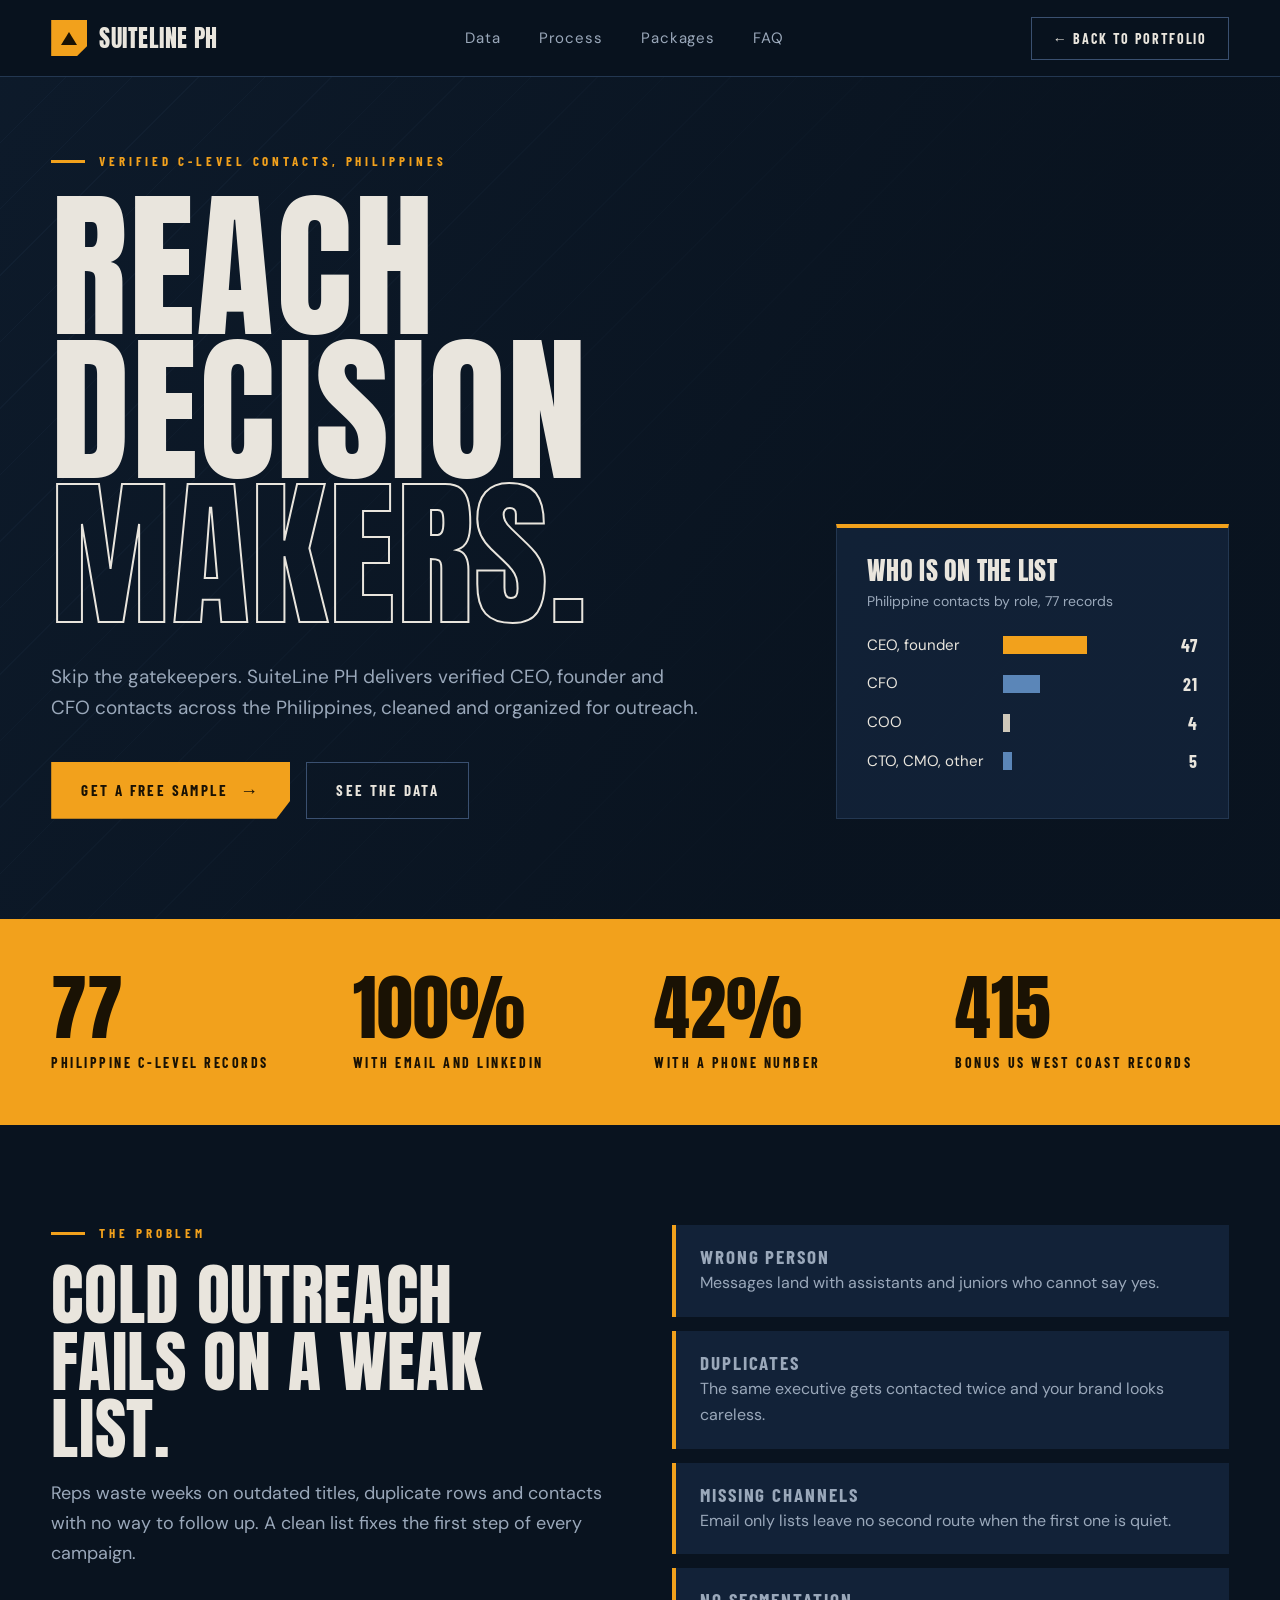
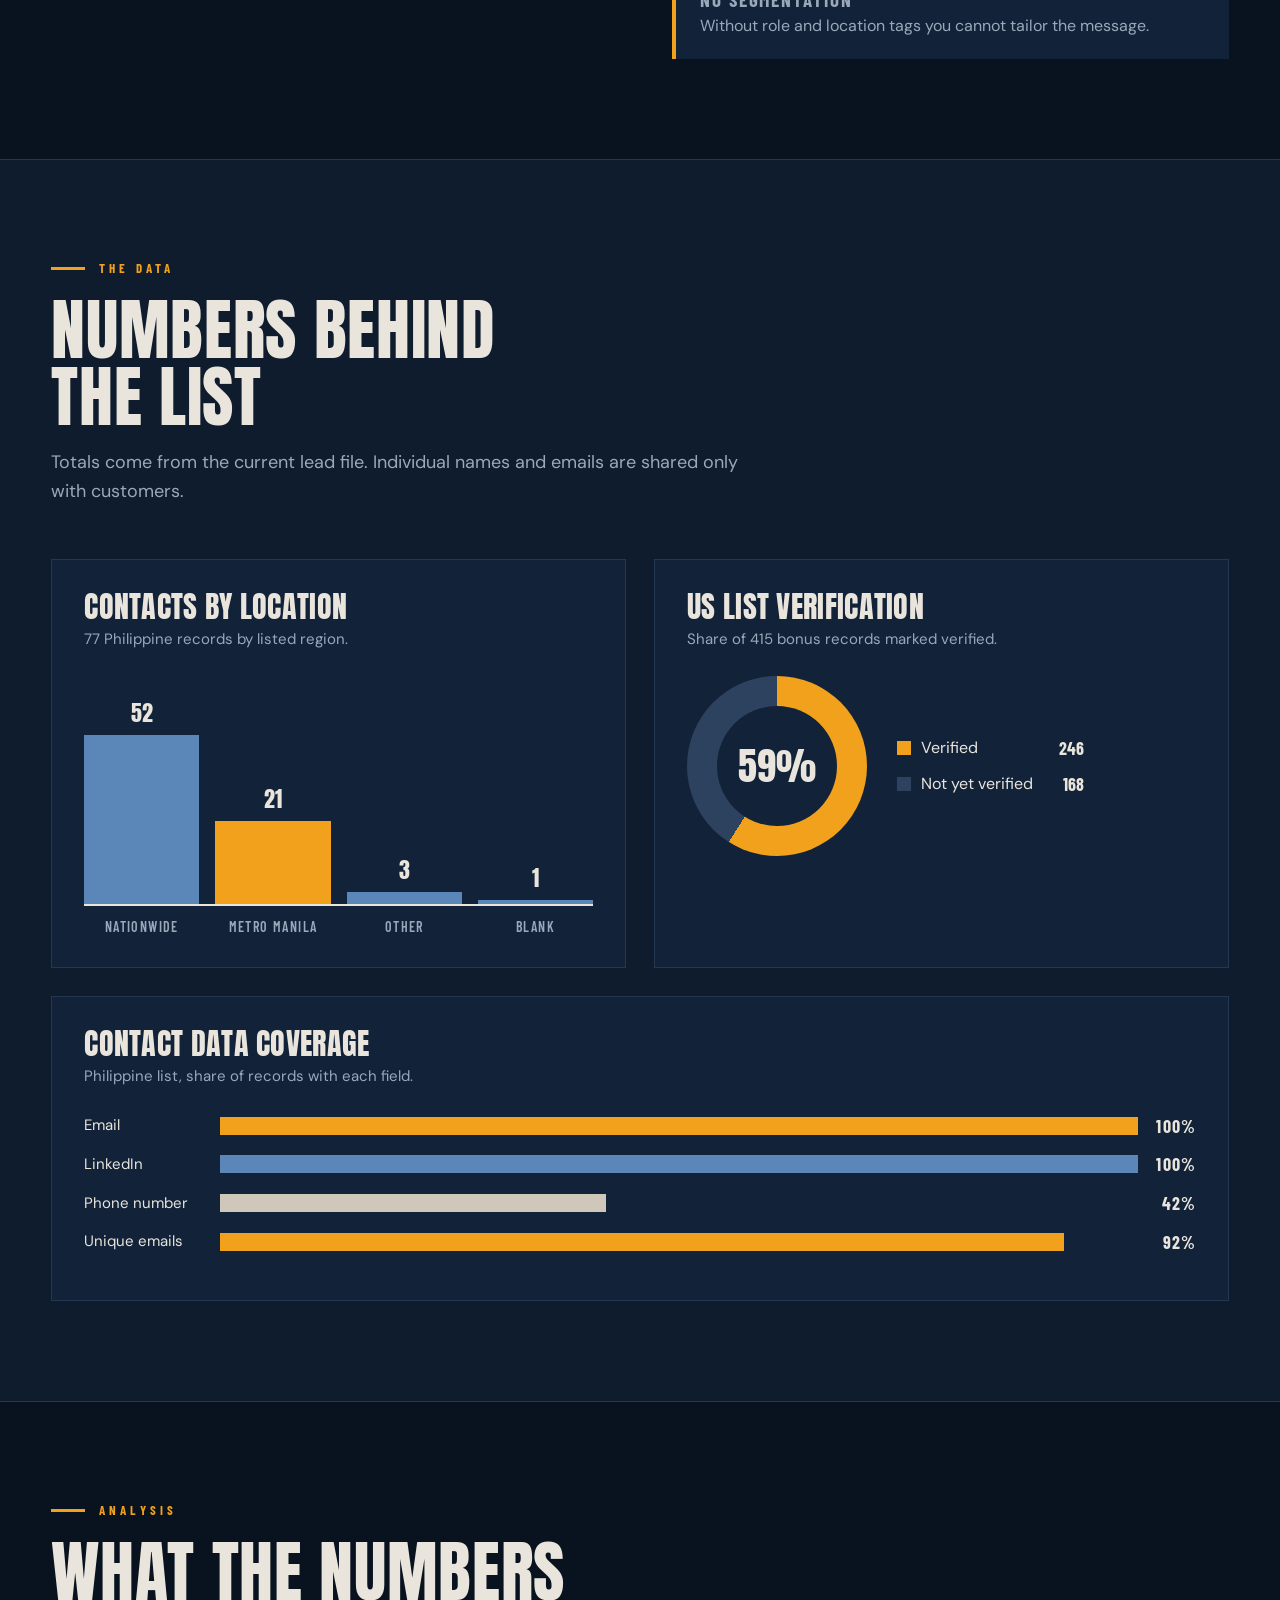
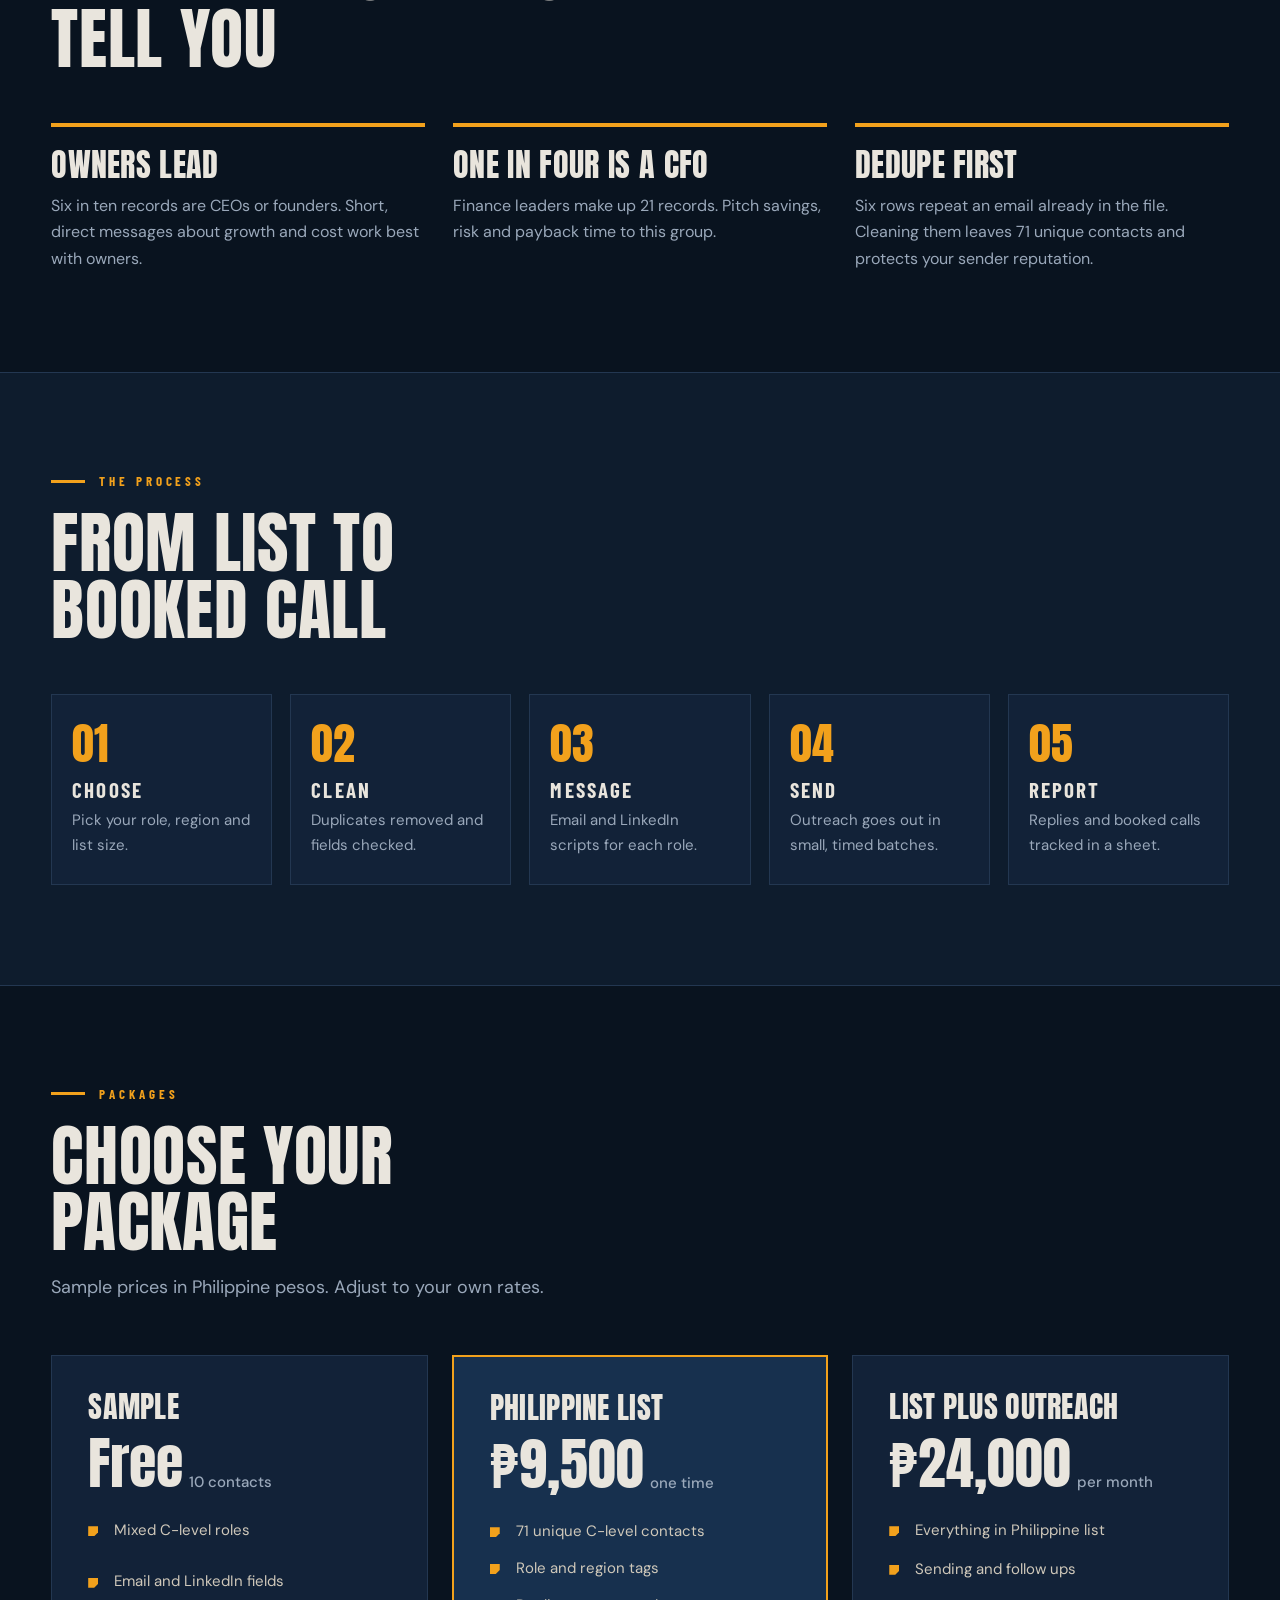
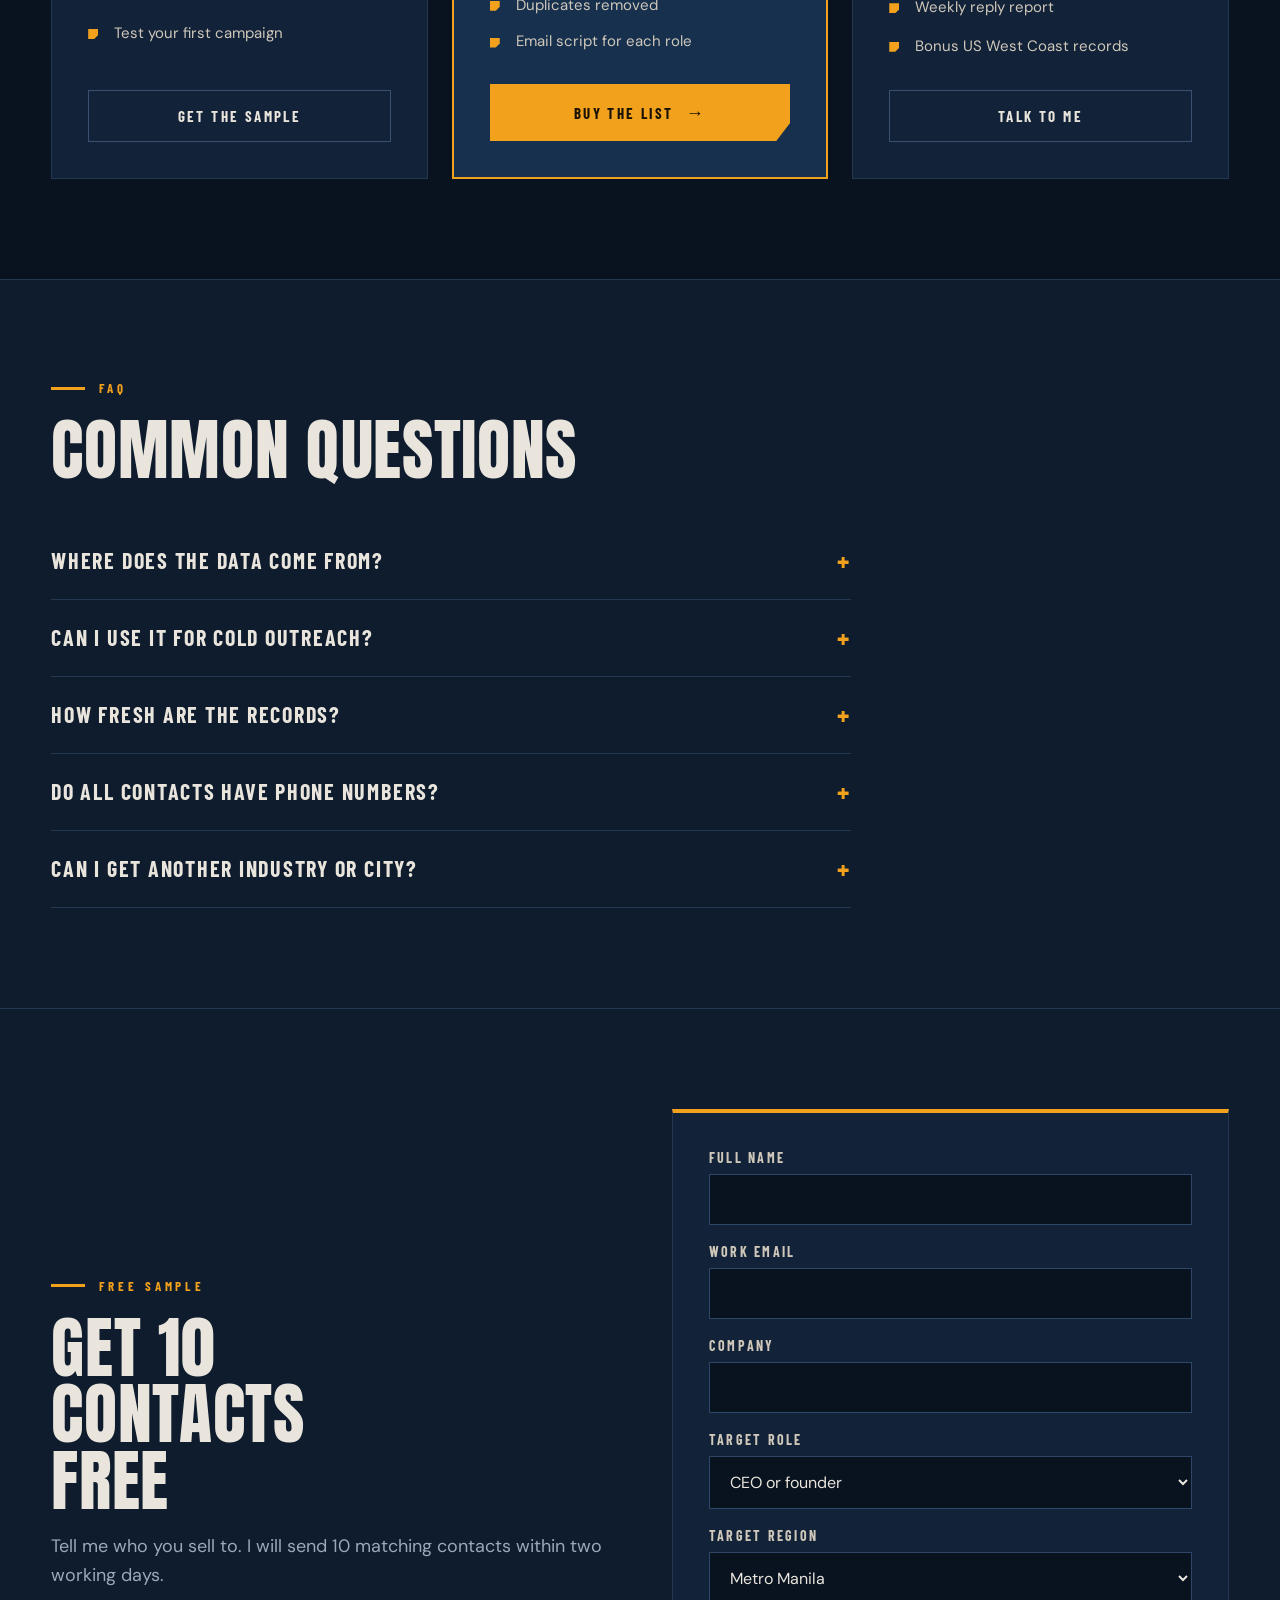
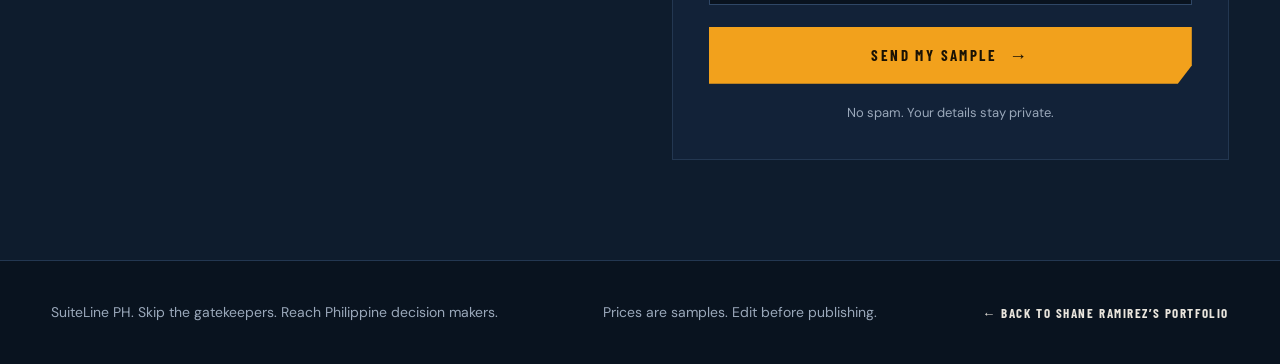
<file: projects/suiteline-ph-funnel/index.html>
<!DOCTYPE html>
<html lang="en">
<head>
<meta charset="utf-8">
<meta name="viewport" content="width=device-width, initial-scale=1">
<title>SuiteLine PH | Verified C-level contacts for Philippine sales teams</title>
<meta name="description" content="Skip the gatekeepers. Verified CEO, founder and CFO contacts across the Philippines.">
<link rel="preconnect" href="https://fonts.googleapis.com">
<link rel="preconnect" href="https://fonts.gstatic.com" crossorigin>
<link href="https://fonts.googleapis.com/css2?family=Anton&family=Barlow+Condensed:wght@600;700&family=DM+Sans:wght@400;500;700&display=swap" rel="stylesheet">
<style>
:root{--bg:#09131F;--bg2:#0E1C2D;--panel:#122238;--line:#233751;--text:#E9E5DD;--mute:#9AA8BA;--amber:#F2A11C;--steel:#5B86B8;--sand:#CFC8BA}
*{box-sizing:border-box;margin:0;padding:0}
html{scroll-behavior:smooth;scroll-padding-top:80px}
body{font-family:"DM Sans",system-ui,sans-serif;background:var(--bg);color:var(--text);line-height:1.65;font-size:17px}
h1,h2,h3{font-family:Anton,Impact,"Arial Narrow",sans-serif;font-weight:400;text-transform:uppercase;line-height:.98;letter-spacing:.01em}
:focus-visible{outline:3px solid var(--amber);outline-offset:3px}
.wrap{width:min(1180px,92%);margin-inline:auto}
section{padding:100px 0}
h2{font-size:clamp(38px,5.4vw,68px);max-width:16ch}
.lead{color:var(--mute);max-width:58ch;margin-top:18px;font-size:18px}
.tag{display:flex;align-items:center;gap:14px;font:700 13px "Barlow Condensed",sans-serif;letter-spacing:.3em;text-transform:uppercase;color:var(--amber)}
.tag::before{content:"";width:34px;height:3px;background:var(--amber)}

.btn{display:inline-flex;align-items:center;gap:12px;background:var(--amber);color:#1A1204;padding:17px 30px;font:700 15px "Barlow Condensed",sans-serif;letter-spacing:.16em;text-transform:uppercase;text-decoration:none;border:0;cursor:pointer;clip-path:polygon(0 0,100% 0,100% 68%,calc(100% - 14px) 100%,0 100%)}
.btn::after{content:"\2192";font-size:18px}
.btn:hover{background:var(--text)}
.btn.ghost{background:transparent;color:var(--text);box-shadow:inset 0 0 0 1px #3A5070;clip-path:none}
.btn.ghost::after{content:none}
.btn.ghost:hover{background:var(--panel)}

nav{position:sticky;top:0;z-index:10;background:rgba(9,19,31,.92);border-bottom:1px solid var(--line)}
nav .wrap{display:flex;align-items:center;justify-content:space-between;height:76px}
.logo{display:flex;align-items:center;gap:12px;font:400 24px Anton,sans-serif;text-transform:uppercase;text-decoration:none;color:var(--text);letter-spacing:.02em}
.logo i{width:36px;height:36px;background:var(--amber);display:grid;place-items:center;clip-path:polygon(0 0,100% 0,100% 72%,72% 100%,0 100%)}
.logo i::after{content:"";width:0;height:0;border:8px solid transparent;border-bottom:13px solid #1A1204;border-top:0}
nav ul{display:flex;gap:38px;list-style:none;font-size:15px;letter-spacing:.06em}
nav li a{text-decoration:none;color:var(--mute)}
nav li a:hover{color:var(--text)}
nav .btn{padding:13px 22px;font-size:14px}
.portfolio-return{display:inline-flex;align-items:center;gap:8px;color:var(--text);font:700 13px "Barlow Condensed",sans-serif;letter-spacing:.12em;text-decoration:none;text-transform:uppercase}
.portfolio-return:hover{color:var(--amber)}

.hero{padding:76px 0 100px;position:relative;overflow:hidden;background:
 linear-gradient(115deg,rgba(9,19,31,.2),rgba(9,19,31,.96) 70%),
 repeating-linear-gradient(135deg,transparent 0 46px,rgba(91,134,184,.07) 46px 47px),var(--bg2)}
.hero .wrap{display:grid;grid-template-columns:1.3fr .7fr;gap:56px;align-items:end;position:relative}
.hero h1{font-size:clamp(72px,12.5vw,176px);margin:26px 0 34px;line-height:.9}
.hero h1 span{display:block}
.hero h1 .out{color:transparent;-webkit-text-stroke:2px var(--text)}
.hero p{max-width:50ch;font-size:19px;color:var(--mute);margin-bottom:38px}
.cta{display:flex;gap:16px;flex-wrap:wrap}
.panel{background:rgba(18,34,56,.92);border:1px solid var(--line);padding:30px;border-top:4px solid var(--amber)}
.panel h3{font-size:26px;margin-bottom:6px}
.panel .sub{font-size:14px;color:var(--mute);margin-bottom:20px}
.hbar{display:grid;grid-template-columns:124px 1fr 46px;align-items:center;gap:12px;margin:14px 0;font-size:15px}
.hbar i{display:block;height:18px;background:var(--amber)}
.hbar.s i{background:var(--steel)}
.hbar.l i{background:var(--sand)}
.hbar b{text-align:right;font:700 18px "Barlow Condensed",sans-serif;letter-spacing:.06em}

.stats{background:var(--amber);color:#1A1204;padding:54px 0}
.stats .wrap{display:grid;grid-template-columns:repeat(4,1fr);gap:28px}
.stats b{display:block;font:400 clamp(44px,5.6vw,80px) Anton,sans-serif;line-height:1}
.stats span{font:700 14px "Barlow Condensed",sans-serif;letter-spacing:.18em;text-transform:uppercase;display:block;margin-top:10px}

.split{display:grid;grid-template-columns:1fr 1fr;gap:64px;align-items:start}
.split ul{list-style:none;display:grid;gap:14px}
.split li{padding:20px 24px;background:var(--panel);border-left:4px solid var(--amber)}
.split li b{display:block;font:700 19px "Barlow Condensed",sans-serif;letter-spacing:.1em;text-transform:uppercase;margin-bottom:2px}
.split li{color:var(--mute);font-size:16px}

.charts{background:var(--bg2);border-block:1px solid var(--line)}
.grid{display:grid;grid-template-columns:repeat(2,1fr);gap:28px;margin-top:52px}
.card{background:var(--panel);border:1px solid var(--line);padding:32px}
.card.wide{grid-column:1/-1}
.card h3{font-size:30px;margin-bottom:6px}
.card .sub{color:var(--mute);font-size:15px;margin-bottom:24px}
.cols{display:flex;align-items:flex-end;gap:16px;height:230px;border-bottom:2px solid var(--text);padding-top:20px}
.col{flex:1;display:flex;flex-direction:column;justify-content:flex-end;align-items:center;height:100%}
.col i{display:block;width:100%;background:var(--steel)}
.col.top i{background:var(--amber)}
.col em{font:400 22px Anton,sans-serif;font-style:normal;margin-bottom:6px}
.labels{display:flex;gap:16px;margin-top:12px}
.labels span{flex:1;text-align:center;font:600 14px "Barlow Condensed",sans-serif;letter-spacing:.1em;text-transform:uppercase;color:var(--mute)}
.donut-wrap{display:flex;align-items:center;gap:30px;flex-wrap:wrap}
.donut{width:180px;height:180px;border-radius:50%;flex:none;position:relative;background:conic-gradient(var(--amber) 0 59%,#2C425F 59% 100%)}
.donut::after{content:"59%";position:absolute;inset:30px;background:var(--panel);border-radius:50%;display:grid;place-items:center;font:400 38px Anton,sans-serif}
.legend{list-style:none;display:grid;gap:10px;font-size:16px}
.legend li{display:flex;align-items:center;gap:10px}
.legend i{width:14px;height:14px;flex:none}
.legend b{margin-left:auto;padding-left:20px;font:700 18px "Barlow Condensed",sans-serif}

.findings{display:grid;grid-template-columns:repeat(3,1fr);gap:28px;margin-top:52px}
.findings article{border-top:4px solid var(--amber);padding-top:22px}
.findings h3{font-size:32px;margin-bottom:12px}
.findings p{color:var(--mute);font-size:16px}

.steps{background:var(--bg2);border-block:1px solid var(--line)}
.steps ol{list-style:none;counter-reset:s;display:grid;grid-template-columns:repeat(5,1fr);gap:18px;margin-top:52px}
.steps li{counter-increment:s;padding:26px 20px;background:var(--panel);border:1px solid var(--line);font-size:15px;color:var(--mute)}
.steps li::before{content:"0" counter(s);display:block;font:400 44px Anton,sans-serif;color:var(--amber);margin-bottom:12px;line-height:1}
.steps li b{display:block;color:var(--text);font:700 21px "Barlow Condensed",sans-serif;letter-spacing:.1em;text-transform:uppercase;margin-bottom:6px}

.plans{display:grid;grid-template-columns:repeat(3,1fr);gap:24px;margin-top:52px}
.plan{background:var(--panel);border:1px solid var(--line);padding:36px;display:flex;flex-direction:column}
.plan.pick{border:2px solid var(--amber);background:#17304E}
.plan h3{font-size:30px}
.price{font:400 56px Anton,sans-serif;margin:14px 0 4px;line-height:1}
.price small{font:500 15px "DM Sans",sans-serif;color:var(--mute);margin-left:6px}
.plan ul{list-style:none;margin:22px 0 30px;display:grid;gap:12px;font-size:15px;color:var(--sand);flex:1}
.plan li{padding-left:26px;position:relative}
.plan li::before{content:"";position:absolute;left:0;top:.55em;width:10px;height:10px;background:var(--amber);clip-path:polygon(0 0,100% 0,100% 60%,60% 100%,0 100%)}
.plan .btn{justify-content:center}

details{border-bottom:1px solid var(--line);padding:24px 0;max-width:800px}
summary{cursor:pointer;font:700 22px "Barlow Condensed",sans-serif;letter-spacing:.08em;text-transform:uppercase;list-style:none;display:flex;justify-content:space-between;gap:20px}
summary::-webkit-details-marker{display:none}
summary::after{content:"+";font-size:28px;line-height:1;color:var(--amber)}
details[open] summary::after{content:"\2212"}
details p{color:var(--mute);margin-top:12px;max-width:62ch}

.signup{background:var(--bg2);border-top:1px solid var(--line)}
.signup .wrap{display:grid;grid-template-columns:1fr 1fr;gap:64px;align-items:center}
.signup h2{max-width:11ch}
form{background:var(--panel);border:1px solid var(--line);border-top:4px solid var(--amber);padding:36px;display:grid;gap:18px}
label{font:700 14px "Barlow Condensed",sans-serif;letter-spacing:.16em;text-transform:uppercase;display:grid;gap:8px;color:var(--sand)}
input,select{font:400 16px "DM Sans",sans-serif;letter-spacing:0;text-transform:none;padding:14px 16px;border:1px solid #2F4766;background:var(--bg);color:var(--text)}
input:focus,select:focus{border-color:var(--amber);outline:none}
form .btn{justify-content:center;margin-top:4px}
form small{color:var(--mute);font-size:13px;text-align:center}
footer{padding:40px 0;font-size:14px;color:var(--mute);border-top:1px solid var(--line)}
footer .wrap{display:flex;justify-content:space-between;flex-wrap:wrap;gap:12px}

@media(max-width:900px){
 section{padding:68px 0}
 nav ul{display:none}
 .hero .wrap,.split,.signup .wrap,.grid,.findings,.plans{grid-template-columns:1fr}
 .stats .wrap{grid-template-columns:repeat(2,1fr)}
 .steps ol{grid-template-columns:1fr}
 .card.wide{grid-column:auto}
}
</style>
</head>
<body>

<nav>
 <div class="wrap">
  <a class="logo" href="#top"><i></i>SuiteLine PH</a>
  <ul>
   <li><a href="#data">Data</a></li>
   <li><a href="#process">Process</a></li>
   <li><a href="#packages">Packages</a></li>
   <li><a href="#faq">FAQ</a></li>
  </ul>
  <a class="btn ghost portfolio-return" href="../../index.html#projects">← Back to portfolio</a>
 </div>
</nav>

<header class="hero" id="top">
 <div class="wrap">
  <div>
   <div class="tag">Verified C-level contacts, Philippines</div>
   <h1><span>Reach</span><span>Decision</span><span class="out">Makers.</span></h1>
   <p>Skip the gatekeepers. SuiteLine PH delivers verified CEO, founder and CFO contacts across the Philippines, cleaned and organized for outreach.</p>
   <div class="cta">
    <a class="btn" href="#signup">Get a free sample</a>
    <a class="btn ghost" href="#data">See the data</a>
   </div>
  </div>
  <div class="panel">
   <h3>Who is on the list</h3>
   <p class="sub">Philippine contacts by role, 77 records</p>
   <div class="hbar"><span>CEO, founder</span><i style="width:61%"></i><b>47</b></div>
   <div class="hbar s"><span>CFO</span><i style="width:27%"></i><b>21</b></div>
   <div class="hbar l"><span>COO</span><i style="width:5%"></i><b>4</b></div>
   <div class="hbar s"><span>CTO, CMO, other</span><i style="width:6.5%"></i><b>5</b></div>
  </div>
 </div>
</header>

<div class="stats">
 <div class="wrap">
  <div><b>77</b><span>Philippine C-level records</span></div>
  <div><b>100%</b><span>With email and LinkedIn</span></div>
  <div><b>42%</b><span>With a phone number</span></div>
  <div><b>415</b><span>Bonus US West Coast records</span></div>
 </div>
</div>

<section id="problem">
 <div class="wrap split">
  <div>
   <div class="tag">The problem</div>
   <h2 style="margin-top:20px">Cold outreach fails on a weak list.</h2>
   <p class="lead">Reps waste weeks on outdated titles, duplicate rows and contacts with no way to follow up. A clean list fixes the first step of every campaign.</p>
  </div>
  <ul>
   <li><b>Wrong person</b>Messages land with assistants and juniors who cannot say yes.</li>
   <li><b>Duplicates</b>The same executive gets contacted twice and your brand looks careless.</li>
   <li><b>Missing channels</b>Email only lists leave no second route when the first one is quiet.</li>
   <li><b>No segmentation</b>Without role and location tags you cannot tailor the message.</li>
  </ul>
 </div>
</section>

<section class="charts" id="data">
 <div class="wrap">
  <div class="tag">The data</div>
  <h2 style="margin-top:20px">Numbers behind the list</h2>
  <p class="lead">Totals come from the current lead file. Individual names and emails are shared only with customers.</p>

  <div class="grid">
   <div class="card">
    <h3>Contacts by location</h3>
    <p class="sub">77 Philippine records by listed region.</p>
    <div class="cols">
     <div class="col"><em>52</em><i style="height:100%"></i></div>
     <div class="col top"><em>21</em><i style="height:40%"></i></div>
     <div class="col"><em>3</em><i style="height:6%"></i></div>
     <div class="col"><em>1</em><i style="height:2%"></i></div>
    </div>
    <div class="labels"><span>Nationwide</span><span>Metro Manila</span><span>Other</span><span>Blank</span></div>
   </div>

   <div class="card">
    <h3>US list verification</h3>
    <p class="sub">Share of 415 bonus records marked verified.</p>
    <div class="donut-wrap">
     <div class="donut" role="img" aria-label="59 percent verified"></div>
     <ul class="legend">
      <li><i style="background:#F2A11C"></i>Verified<b>246</b></li>
      <li><i style="background:#2C425F"></i>Not yet verified<b>168</b></li>
     </ul>
    </div>
   </div>

   <div class="card wide">
    <h3>Contact data coverage</h3>
    <p class="sub">Philippine list, share of records with each field.</p>
    <div class="hbar"><span>Email</span><i style="width:100%"></i><b>100%</b></div>
    <div class="hbar s"><span>LinkedIn</span><i style="width:100%"></i><b>100%</b></div>
    <div class="hbar l"><span>Phone number</span><i style="width:42%"></i><b>42%</b></div>
    <div class="hbar"><span>Unique emails</span><i style="width:92%"></i><b>92%</b></div>
   </div>
  </div>
 </div>
</section>

<section id="analysis">
 <div class="wrap">
  <div class="tag">Analysis</div>
  <h2 style="margin-top:20px">What the numbers tell you</h2>
  <div class="findings">
   <article>
    <h3>Owners lead</h3>
    <p>Six in ten records are CEOs or founders. Short, direct messages about growth and cost work best with owners.</p>
   </article>
   <article>
    <h3>One in four is a CFO</h3>
    <p>Finance leaders make up 21 records. Pitch savings, risk and payback time to this group.</p>
   </article>
   <article>
    <h3>Dedupe first</h3>
    <p>Six rows repeat an email already in the file. Cleaning them leaves 71 unique contacts and protects your sender reputation.</p>
   </article>
  </div>
 </div>
</section>

<section class="steps" id="process">
 <div class="wrap">
  <div class="tag">The process</div>
  <h2 style="margin-top:20px">From list to booked call</h2>
  <ol>
   <li><b>Choose</b>Pick your role, region and list size.</li>
   <li><b>Clean</b>Duplicates removed and fields checked.</li>
   <li><b>Message</b>Email and LinkedIn scripts for each role.</li>
   <li><b>Send</b>Outreach goes out in small, timed batches.</li>
   <li><b>Report</b>Replies and booked calls tracked in a sheet.</li>
  </ol>
 </div>
</section>

<section id="packages">
 <div class="wrap">
  <div class="tag">Packages</div>
  <h2 style="margin-top:20px">Choose your package</h2>
  <p class="lead">Sample prices in Philippine pesos. Adjust to your own rates.</p>
  <div class="plans">
   <div class="plan">
    <h3>Sample</h3>
    <div class="price">Free<small>10 contacts</small></div>
    <ul><li>Mixed C-level roles</li><li>Email and LinkedIn fields</li><li>Test your first campaign</li></ul>
    <a class="btn ghost" href="#signup">Get the sample</a>
   </div>
   <div class="plan pick">
    <h3>Philippine list</h3>
    <div class="price">₱9,500<small>one time</small></div>
    <ul><li>71 unique C-level contacts</li><li>Role and region tags</li><li>Duplicates removed</li><li>Email script for each role</li></ul>
    <a class="btn" href="#signup">Buy the list</a>
   </div>
   <div class="plan">
    <h3>List plus outreach</h3>
    <div class="price">₱24,000<small>per month</small></div>
    <ul><li>Everything in Philippine list</li><li>Sending and follow ups</li><li>Weekly reply report</li><li>Bonus US West Coast records</li></ul>
    <a class="btn ghost" href="#signup">Talk to me</a>
   </div>
  </div>
 </div>
</section>

<section id="faq" style="background:var(--bg2);border-block:1px solid var(--line)">
 <div class="wrap">
  <div class="tag">FAQ</div>
  <h2 style="margin-top:20px">Common questions</h2>
  <div style="margin-top:40px">
   <details><summary>Where does the data come from?</summary><p>Contacts are collected from public professional profiles and company information, then organized and checked.</p></details>
   <details><summary>Can I use it for cold outreach?</summary><p>Yes, with care. Follow the Philippine Data Privacy Act, identify yourself clearly and honor every opt out request.</p></details>
   <details><summary>How fresh are the records?</summary><p>The Philippine list is a current snapshot. Titles change, so test a small batch first.</p></details>
   <details><summary>Do all contacts have phone numbers?</summary><p>No. Every record has an email and LinkedIn profile, and 42 percent also have a phone number.</p></details>
   <details><summary>Can I get another industry or city?</summary><p>Yes. Send your target role and area in the form and I will confirm what is available.</p></details>
  </div>
 </div>
</section>

<section class="signup" id="signup" style="border-top:0">
 <div class="wrap">
  <div>
   <div class="tag">Free sample</div>
   <h2 style="margin-top:20px">Get 10 contacts free</h2>
   <p class="lead">Tell me who you sell to. I will send 10 matching contacts within two working days.</p>
  </div>
  <form action="#" method="post">
   <label>Full name<input type="text" name="name" autocomplete="name" required></label>
   <label>Work email<input type="email" name="email" autocomplete="email" required></label>
   <label>Company<input type="text" name="company" autocomplete="organization"></label>
   <label>Target role
    <select name="role"><option>CEO or founder</option><option>CFO</option><option>COO</option><option>CTO or CMO</option></select>
   </label>
   <label>Target region
    <select name="region"><option>Metro Manila</option><option>Philippines wide</option><option>US West Coast</option></select>
   </label>
   <button class="btn" type="submit">Send my sample</button>
   <small>No spam. Your details stay private.</small>
  </form>
 </div>
</section>

<footer>
 <div class="wrap">
  <span>SuiteLine PH. Skip the gatekeepers. Reach Philippine decision makers.</span>
  <span>Prices are samples. Edit before publishing.</span>
  <a class="portfolio-return" href="../../index.html#projects">← Back to Shane Ramirez’s portfolio</a>
 </div>
</footer>

</body>
</html>
</file>
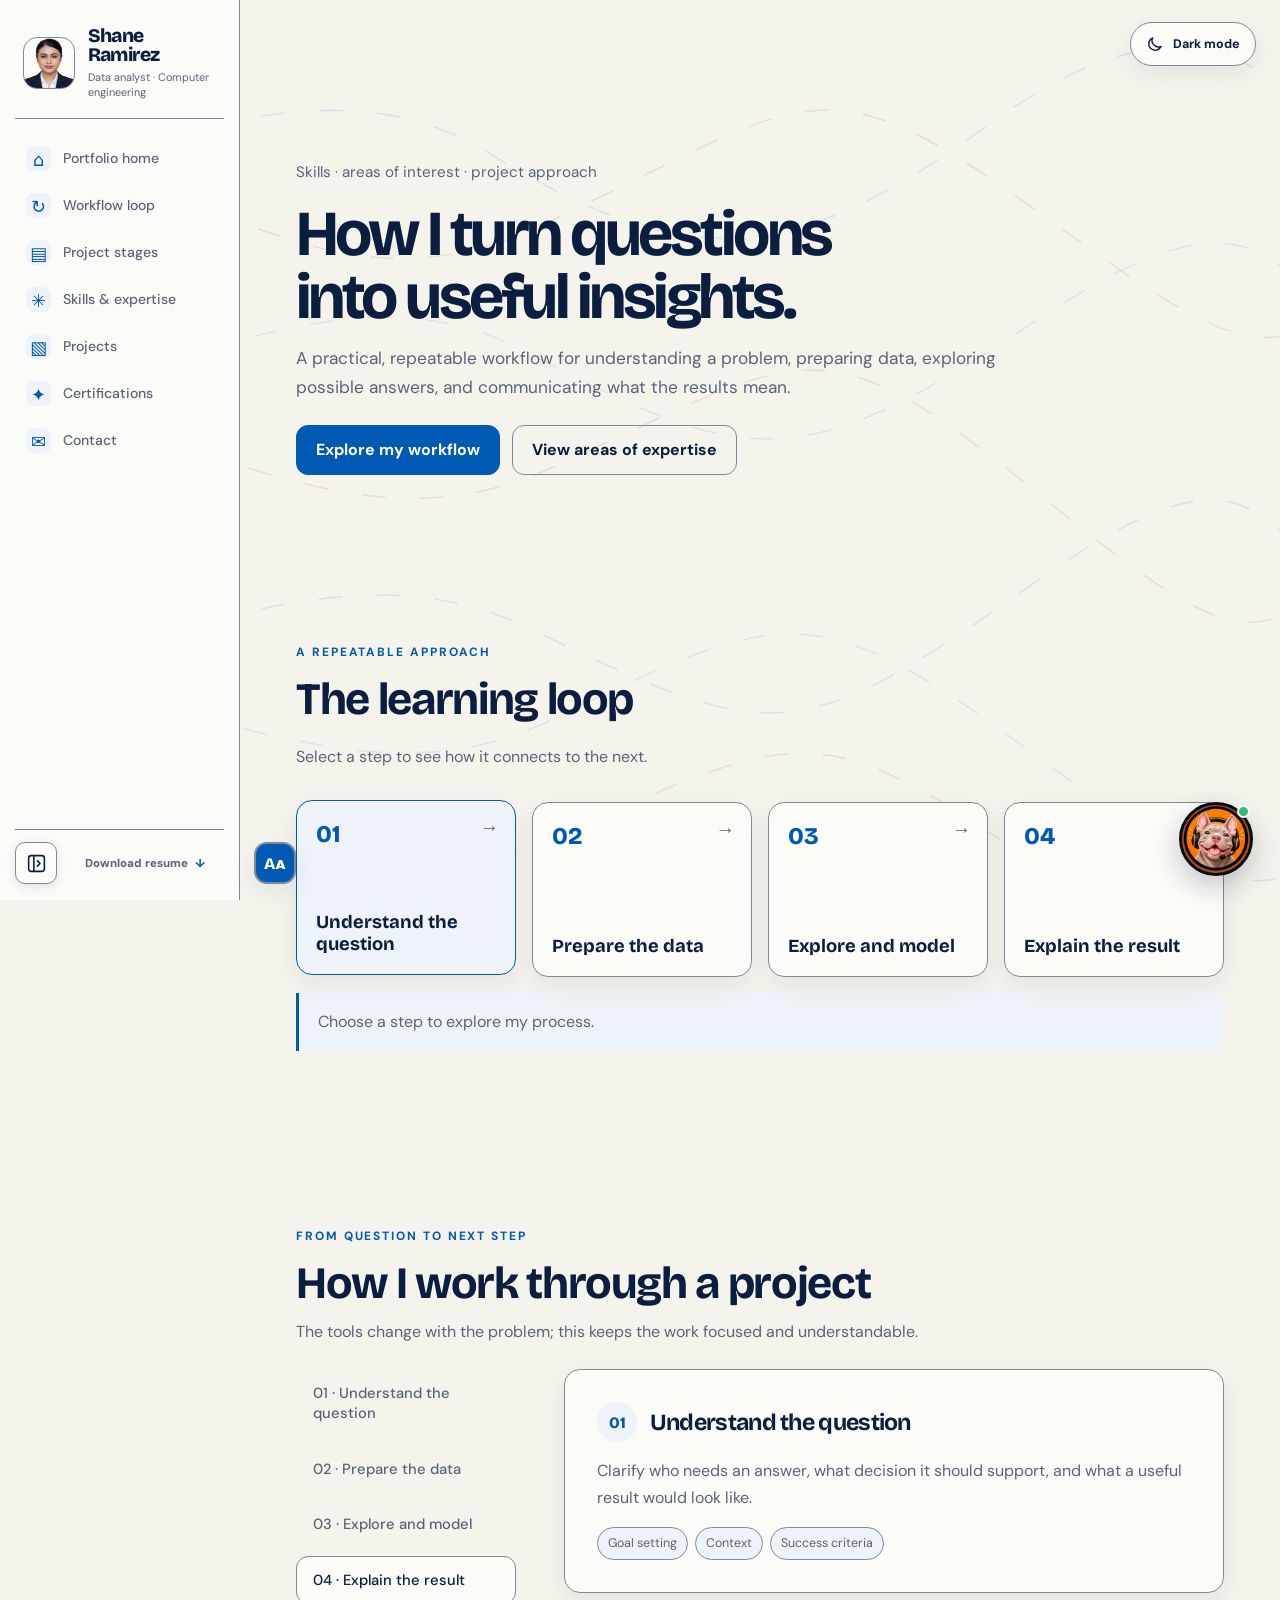
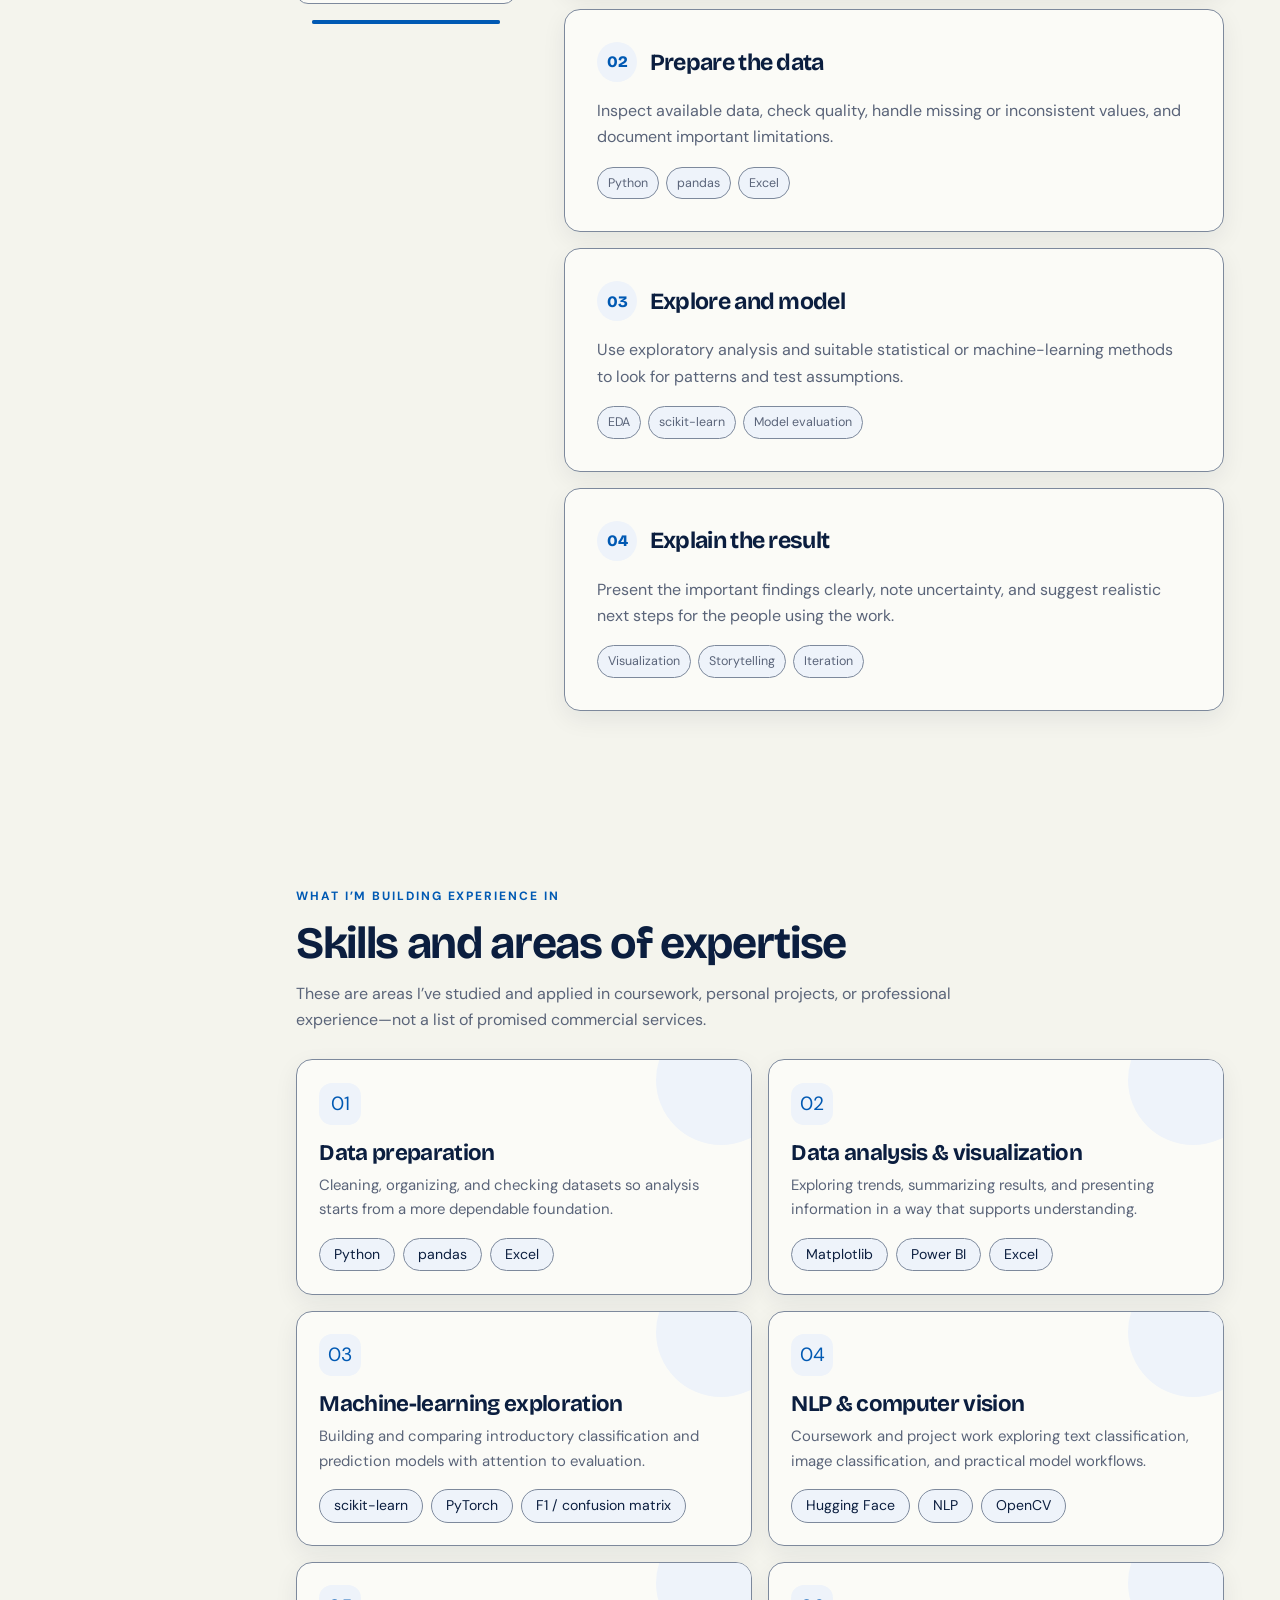
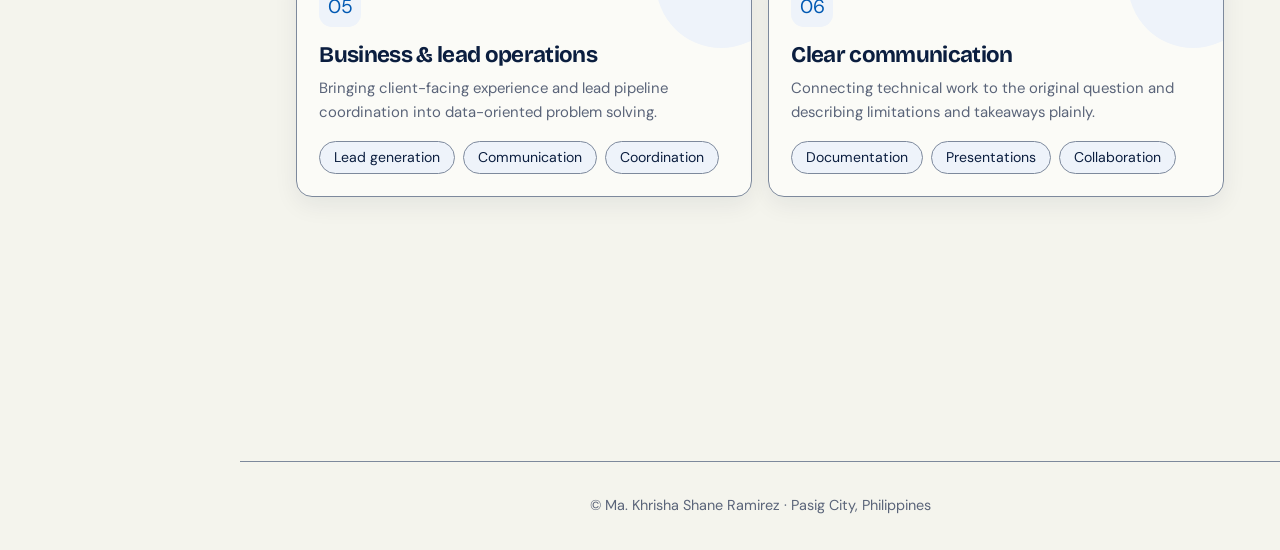
<file: framework.html>
<!DOCTYPE html>
<html lang="en">
<head>
<meta charset="UTF-8">
<meta name="viewport" content="width=device-width, initial-scale=1, viewport-fit=cover">
<title>Skills &amp; Working Framework | Shane Ramirez</title>
<meta name="description" content="Explore Shane Ramirez's data analytics, data preparation, visualization, and machine-learning interests and how each project moves from question to insight.">
<meta name="theme-color" content="#F4F4ED">
<link rel="preconnect" href="https://fonts.googleapis.com">
<link rel="preconnect" href="https://fonts.gstatic.com" crossorigin>
<link href="https://fonts.googleapis.com/css2?family=Bricolage+Grotesque:opsz,wght@12..96,500;12..96,700;12..96,800&family=DM+Sans:wght@400;500;700&display=swap" rel="stylesheet">
<link rel="stylesheet" href="css/tokens.css">
<link rel="stylesheet" href="css/base.css">
<link rel="stylesheet" href="css/components.css">
<link rel="stylesheet" href="css/animations.css">
<link rel="stylesheet" href="css/framework.css">
<link rel="stylesheet" href="css/refined.css">
<link rel="stylesheet" href="css/chatbot.css">
</head>
<body>
<div class="progress" id="progress"></div>
<svg class="ambient-lines" viewBox="0 0 1440 1000" preserveAspectRatio="none" aria-hidden="true">
  <path class="ambient-lines__path ambient-lines__path--blue" d="M-150 110 C 100 260, 320 30, 550 170 S 900 290, 1110 140 S 1420 50, 1580 210"/>
  <path class="ambient-lines__path ambient-lines__path--orange" d="M-150 230 C 180 80, 310 390, 610 250 S 920 60, 1160 230 S 1440 430, 1580 270"/>
  <path class="ambient-lines__path ambient-lines__path--violet" d="M-160 390 C 110 520, 340 260, 590 390 S 900 530, 1160 360 S 1440 280, 1580 470"/>
  <path class="ambient-lines__path ambient-lines__path--orange" d="M-160 520 C 130 350, 330 650, 620 520 S 920 350, 1170 550 S 1430 730, 1580 540"/>
  <path class="ambient-lines__path ambient-lines__path--blue" d="M-150 680 C 100 820, 330 570, 600 700 S 900 830, 1160 650 S 1420 570, 1580 760"/>
  <path class="ambient-lines__path ambient-lines__path--violet" d="M-170 810 C 100 660, 350 930, 620 800 S 920 660, 1180 850 S 1450 1010, 1590 820"/>
  <path class="ambient-lines__path ambient-lines__path--orange" d="M-150 950 C 120 830, 350 1060, 630 930 S 930 800, 1180 970 S 1430 1110, 1580 960"/>
</svg>
<aside class="sidebar" aria-label="Portfolio navigation">
  <a class="sidebar__identity" href="index.html">
    <img src="assets/images/profile-photo.png" alt="" class="sidebar__avatar" width="402" height="392" decoding="async">
    <span class="sidebar__name">Shane<br>Ramirez</span>
    <span class="sidebar__role">Data analyst · Computer engineering</span>
  </a>
  <button class="burger sidebar__menu-toggle" id="burger" aria-label="Open navigation" aria-expanded="false"><span></span><span></span></button>
  <nav class="nav__links" id="navLinks" aria-label="Portfolio sections">
    <a href="index.html"><span aria-hidden="true">⌂</span>Portfolio home</a>
    <a href="#loop"><span aria-hidden="true">↻</span>Workflow loop</a>
    <a href="#stages"><span aria-hidden="true">▤</span>Project stages</a>
    <a href="#expertise"><span aria-hidden="true">✳</span>Skills &amp; expertise</a>
    <a href="index.html#projects"><span aria-hidden="true">▧</span>Projects</a>
    <a href="index.html#badges"><span aria-hidden="true">✦</span>Certifications</a>
    <a href="index.html#contact"><span aria-hidden="true">✉</span>Contact</a>
  </nav>
  <div class="sidebar__footer">
    <button class="sidebar__collapse" id="sidebarCollapse" type="button" aria-label="Minimize sidebar" aria-pressed="false"><svg viewBox="0 0 24 24" aria-hidden="true"><rect x="3" y="3" width="18" height="18" rx="3"/><path d="M9 3v18m4-12 3 3-3 3"/></svg></button>
    <a class="sidebar__resume" href="resume/Resume_ShaneRamirez.pdf" download>Download resume <span aria-hidden="true">↓</span></a>
    <div class="reading-tools">
      <button class="reading-tools__toggle" id="fontSizeToggle" type="button" aria-expanded="false" aria-controls="fontSizeMenu" aria-label="Adjust text size">Aᴀ</button>
      <div class="reading-tools__menu" id="fontSizeMenu" hidden><span>Text size</span><button type="button" id="fontSizeDown" aria-label="Decrease text size">−</button><output id="fontSizeValue">100%</output><button type="button" id="fontSizeUp" aria-label="Increase text size">+</button></div>
    </div>
  </div>
</aside>
<button class="theme-toggle theme-toggle--floating" id="themeToggle" aria-label="Switch to dark mode"><svg class="theme-toggle__icon" viewBox="0 0 24 24" aria-hidden="true"><path d="M20.2 15.1A8.5 8.5 0 0 1 8.9 3.8 8.6 8.6 0 1 0 20.2 15.1Z"/></svg><span>Dark mode</span></button>

<main id="top" class="site-main">
<section class="fw-hero">
  <p class="meta reveal-load">Skills · areas of interest · project approach</p>
  <h1 class="hero__title"><span class="split" data-split>How I turn questions into useful insights.</span></h1>
  <p class="hero__lead reveal-load">A practical, repeatable workflow for understanding a problem, preparing data, exploring possible answers, and communicating what the results mean.</p>
  <div class="hero__cta reveal-load">
    <a class="btn" href="#stages">Explore my workflow</a>
    <a class="btn btn--ghost" href="#expertise">View areas of expertise</a>
  </div>
</section>

<section id="loop" class="section" data-reveal>
  <p class="eyebrow">A REPEATABLE APPROACH</p>
  <h2>The learning loop</h2>
  <p class="muted">Select a step to see how it connects to the next.</p>
  <div class="loop" id="loop-ring"></div>
  <p class="loop__note" id="loopNote" aria-live="polite">Choose a step to explore my process.</p>
</section>

<section id="stages" class="section fw-layout">
  <div class="fw-section-heading"><p class="eyebrow">FROM QUESTION TO NEXT STEP</p><h2>How I work through a project</h2><p class="muted">The tools change with the problem; this keeps the work focused and understandable.</p></div>
  <aside class="fw-side"><ol id="stageNav"></ol><div class="fw-prog"><i id="stageProg"></i></div></aside>
  <div class="fw-stages" id="stageList"></div>
</section>

<section id="expertise" class="section" data-reveal>
  <p class="eyebrow">WHAT I’M BUILDING EXPERIENCE IN</p>
  <h2>Skills and areas of expertise</h2>
  <p class="muted fw-intro">These are areas I’ve studied and applied in coursework, personal projects, or professional experience—not a list of promised commercial services.</p>
  <div class="expertise-grid" id="expertiseGrid"></div>
</section>

<section class="section contact" data-reveal>
  <h2>Let’s learn and build together.</h2>
  <p class="lead">I’m looking for an internship where I can contribute my analytical mindset, collaborate with a team, and keep growing my technical skills.</p>
  <div class="hero__cta"><a class="btn" href="index.html#contact">Get in touch</a><a class="btn btn--ghost" href="index.html#projects">See project work</a></div>
</section>
</main>
<footer class="footer">© Ma. Khrisha Shane Ramirez · Pasig City, Philippines</footer>
<div class="toast" id="toast" role="status"></div>
<button class="chat-launcher chat-launcher--floating" id="chatLauncher" type="button" aria-label="Chat with Moana" aria-expanded="false"><span class="chat-launcher__prompt" id="chatPrompt">How can I help?</span><span class="chat-launcher__icon"><img src="assets/images/moana-help.png" alt="" width="392" height="392" loading="lazy" decoding="async"><i></i></span></button>
<section class="chat-panel" id="chatPanel" role="dialog" aria-modal="true" aria-labelledby="chatTitle" aria-hidden="true" hidden>
  <header class="chat-panel__header"><img class="chat-panel__avatar" src="assets/images/moana-help.png" alt="" width="392" height="392" loading="lazy" decoding="async"><div><b id="chatTitle">Moana</b><span><i></i> AI portfolio assistant</span></div><button id="chatClose" type="button" aria-label="Close chat">×</button></header>
  <div class="chat-panel__messages" id="chatMessages" aria-live="polite" aria-relevant="additions text"><div class="chat-message chat-message--bot">Hi, I’m Moana. Ask me about Shane’s work, skills, or internship interests. If I need more context, I’ll ask one quick question.</div><div class="chat-suggestions" aria-label="Suggested questions"><button type="button">What projects have you built?</button><button type="button">What tools do you use?</button><button type="button">Are you open to internships?</button><button type="button">How can I contact you?</button></div></div>
  <form class="chat-panel__form" id="chatForm"><label class="sr-only" for="chatInput">Ask Moana a question</label><input id="chatInput" name="question" maxlength="1400" placeholder="Ask a question..." autocomplete="off" required><button type="submit" aria-label="Send message">↑</button></form>
  <p class="chat-panel__disclaimer">AI assistant. Answers may not always be accurate.</p>
</section>

<script src="js/data.js"></script>
<script src="js/theme.js"></script>
<script src="js/animations.js"></script>
<script src="js/data.js"></script>
<script src="js/framework-data.js"></script>
<script src="js/framework.js"></script>
<script src="js/accessibility.js"></script>
<script type="module" src="js/knowledge.js"></script>
<script src="js/chatbot.js"></script>
<div class="cursor-dot" id="cursorDot" aria-hidden="true"></div><div class="cursor-ring" id="cursorRing" aria-hidden="true"><span id="cursorLabel"></span></div>
<script src="js/cursor.js"></script>
</body>
</html>
</file>
<file: css/tokens.css>
/* Single place to tune the look. Replace values to match your reference exactly. */
:root{
  --bg:#F4F4ED; --surface:#FBFBF7; --ink:#0B1E3F; --muted:#5A6479; --line:#7D899C;
  --accent:#0059B3; --accent-ink:#FFFFFF; --surface-soft:#EEF3FA;
  --orange:#B45110; --violet:#65779A; --blue:#2C84DD; --black:#060C1A;
  --ink-rgb:11,30,63; --accent-rgb:0,89,179;
  --font-display:'Bricolage Grotesque',system-ui,sans-serif;
  --font-body:'DM Sans',system-ui,sans-serif;
  --radius:16px; --ease:cubic-bezier(.22,1,.36,1); --ease-spring:cubic-bezier(.34,1.56,.64,1); --dur:.32s;
  --max:1120px; --pad:clamp(20px,5vw,56px); --sidebar-width:240px; --sidebar-collapsed-width:72px;
}
[data-theme="dark"]{
  --bg:#070B14; --surface:#0B1120; --ink:#EDF0F6; --muted:#AEB9CB; --line:#66748B;
  --accent:#2B78C5; --accent-ink:#FFFFFF; --surface-soft:#0E1626;
  --orange:#FF9952; --violet:#93A4D0; --blue:#5AA2E8; --black:#04070F;
  --ink-rgb:237,240,246; --accent-rgb:43,120,197;
}
</file>
<file: css/base.css>
*{box-sizing:border-box;margin:0;padding:0}
html{scroll-behavior:smooth;scroll-padding-top:88px}
body{background:var(--bg);color:var(--ink);font:400 1.0625rem/1.65 var(--font-body);transition:background-color .3s var(--ease),color .3s var(--ease);overflow-x:hidden}
h1,h2,h3{font-family:var(--font-display);line-height:1.05;letter-spacing:-.02em}
h2{font-size:clamp(2rem,5vw,3.4rem);margin-bottom:1.2rem}
h3{font-size:1.4rem}
a{color:inherit;text-decoration:none}
img{max-width:100%;display:block}
ul,ol{list-style:none}
:focus-visible{outline:2px solid var(--accent);outline-offset:3px}
.section{max-width:var(--max);margin:0 auto;padding:clamp(60px,10vw,120px) var(--pad)}
.muted{color:var(--muted)} .lead{font-size:1.25rem;max-width:60ch} .mt{margin-top:2.5rem}
.two-col{display:grid;grid-template-columns:1fr 1fr;gap:2.5rem}
.meta{color:var(--muted);font-size:.95rem}
@media(max-width:760px){.two-col{grid-template-columns:1fr}}
@media(max-width:760px){.ambient-lines{opacity:.35}.ambient-lines__path{animation-duration:48s,30s}}
</file>
<file: css/components.css>
.nav{position:fixed;inset:0 0 auto 0;z-index:50;display:flex;align-items:center;justify-content:space-between;gap:1rem;padding:14px var(--pad);backdrop-filter:blur(14px);background:color-mix(in srgb,var(--bg) 80%,transparent);border-bottom:1px solid var(--line)}
.logo{font:800 1.2rem var(--font-display)}
.nav__links{display:flex;align-items:center;gap:1.6rem;margin-left:auto;font-weight:500}
.nav__links a:not(.btn){position:relative}
.nav__links a:not(.btn)::after{content:"";position:absolute;left:0;bottom:-4px;height:2px;width:100%;background:var(--accent);transform:scaleX(0);transform-origin:left;transition:transform .35s var(--ease)}
.nav__links a.is-active::after,.nav__links a:hover::after{transform:scaleX(1)}
.theme-toggle{display:grid;place-items:center;background:var(--surface);border:1px solid var(--line);color:var(--ink);width:42px;height:42px;border-radius:50%;transition:transform .25s var(--ease),background .3s,border-color .3s}
.theme-toggle:hover{transform:rotate(-12deg) scale(1.06);border-color:var(--accent)}
.theme-toggle__icon{width:19px;height:19px;fill:none;stroke:currentColor;stroke-width:1.8;stroke-linecap:round;stroke-linejoin:round}
.burger{display:none;background:none;border:0;width:32px;height:24px;position:relative}
.burger span{position:absolute;left:4px;right:4px;height:2px;background:var(--ink);transition:.3s}
.burger span:first-child{top:8px}.burger span:last-child{top:15px}
@media(max-width:860px){
 .burger{display:block}
 .nav__links{position:fixed;inset:60px 0 auto 0;flex-direction:column;padding:24px;background:var(--bg);border-bottom:1px solid var(--line);transform:translateY(-130%);transition:transform .4s var(--ease)}
 .nav__links.open{transform:none}
}
.btn{display:inline-block;background:var(--ink);color:var(--bg);padding:14px 26px;border-radius:99px;font-weight:700;border:1px solid var(--ink);transition:background .3s,color .3s,transform .2s}
.btn:hover{background:var(--accent);border-color:var(--accent);color:var(--accent-ink)}
.btn--ghost{background:transparent;color:var(--ink)} .btn--small{padding:8px 18px}
.hero{max-width:var(--max);margin:0 auto;padding:150px var(--pad) 60px;display:grid;grid-template-columns:1.2fr .8fr;gap:3rem;align-items:center;min-height:100vh}
.hero__title{font-size:clamp(3.2rem,9vw,7rem);margin:.6rem 0}
.hero__sub{font:700 1.15rem var(--font-display);color:var(--accent)}
.hero__lead{margin:1rem 0 1.8rem;max-width:52ch}
.hero__cta{display:flex;gap:12px;flex-wrap:wrap}
.hero__media{position:relative;isolation:isolate}
.hero__portrait-glow{position:absolute;z-index:-1;inset:0;border-radius:45%;background:radial-gradient(ellipse,var(--blue),var(--violet) 48%,var(--orange));filter:blur(28px);opacity:.2}
.profile-switch{position:relative;display:block;width:100%;overflow:hidden;border:1px solid color-mix(in srgb,var(--accent) 35%,var(--line));border-radius:28px;background:color-mix(in srgb,var(--surface) 38%,transparent);padding:12px;cursor:pointer;box-shadow:0 22px 54px rgba(16,32,60,.14);transition:transform .25s var(--ease),border-color .25s}
.profile-switch:hover{transform:translateY(-4px);border-color:var(--accent)}
.hero__img{border-radius:20px;width:100%;aspect-ratio:4/5;object-fit:contain;object-position:center bottom;background:transparent;transition:transform .25s,opacity .22s,filter .25s}
.hero__img.is-switching{opacity:0;transform:scale(.98)}
.hero__img.is-switching{animation:portraitSwap .42s var(--ease) both}
.profile-switch__hint{position:absolute;right:22px;bottom:22px;display:flex;gap:8px;align-items:center;padding:8px 12px;border:1px solid var(--line);border-radius:99px;background:color-mix(in srgb,var(--surface) 90%,transparent);color:var(--ink);font-size:.63rem;font-weight:700;letter-spacing:.07em;box-shadow:0 6px 18px rgba(16,32,60,.12)}
.profile-switch__hint span{color:var(--accent);font-size:1rem}
.chip{position:absolute;background:var(--surface);border:1px solid var(--line);border-radius:99px;padding:8px 16px;font-size:.85rem;font-weight:500;box-shadow:0 8px 24px rgba(16,32,60,.1)}
.chip--a{top:8%;left:-8%}.chip--b{bottom:6%;right:-4%}
@media(max-width:860px){.hero{grid-template-columns:1fr;padding-top:110px}.chip--a{left:4%}.chip--b{right:4%}}
.split .ch{display:inline-block}
.stats{max-width:var(--max);margin:0 auto;padding:0 var(--pad);display:grid;grid-template-columns:repeat(4,1fr);gap:1rem;border-top:1px solid var(--line)}
.stat{padding:2rem 0}.stat b{display:block;font:800 clamp(2.2rem,5vw,3.4rem) var(--font-display)}.stat span{color:var(--muted);font-size:.9rem}
@media(max-width:700px){.stats{grid-template-columns:1fr 1fr}}
.bars{display:grid;gap:1rem;margin:1.5rem 0}
.bar__top{display:flex;justify-content:space-between;font-weight:500;margin-bottom:6px}
.bar__track{height:8px;background:var(--line);border-radius:9px;overflow:hidden}
.bar__fill{height:100%;width:100%;background:var(--accent);border-radius:9px;transform:scaleX(0);transform-origin:left center;transition:transform .7s var(--ease)}
.tags{display:flex;flex-wrap:wrap;gap:8px}.tags span{border:1px solid var(--line);padding:4px 14px;border-radius:99px;font-size:.88rem;background:var(--surface)}
.soft{display:grid;grid-template-columns:repeat(auto-fit,minmax(220px,1fr));gap:1rem;margin-top:1rem}
.soft div{background:var(--surface);border:1px solid var(--line);border-radius:var(--radius);padding:1.2rem}
.soft b{font:800 2rem var(--font-display);color:var(--accent)}
.framework-link{display:inline-flex;align-items:center;gap:10px;margin-top:1.5rem;padding:11px 16px;border:1px solid var(--line);border-radius:99px;background:var(--surface);font-weight:700;transition:border-color .2s,color .2s,transform .2s}
.framework-link:hover{border-color:var(--accent);color:var(--accent);transform:translateY(-2px)}
.steps{display:flex;gap:1rem;flex-wrap:wrap;margin-top:1.5rem}
.steps li{flex:1;min-width:180px;padding:1.2rem;border:1px solid var(--line);border-radius:var(--radius);background:var(--surface);font:700 1.2rem var(--font-display)}
.steps b{color:var(--accent);margin-right:6px}
.section__heading{display:flex;align-items:end;justify-content:space-between;gap:2rem;margin-bottom:1.7rem}
.section__heading h2{max-width:18ch;margin:0}
.section__heading>.muted{max-width:36ch}
.eyebrow{color:var(--accent);font-size:.75rem;font-weight:700;letter-spacing:.16em;margin-bottom:.7rem}
.project-board{position:relative;padding:3rem 1.2rem 1.2rem;border:1px solid var(--line);border-radius:30px;background:radial-gradient(ellipse at 88% 0%,color-mix(in srgb,var(--blue) 10%,transparent),transparent 38%),linear-gradient(135deg,var(--surface),var(--surface-soft));box-shadow:0 22px 64px rgba(16,32,60,.08)}
.project-board__hint{position:absolute;z-index:2;top:0;left:50%;transform:translate(-50%,-50%);padding:8px 15px;border:1px solid var(--line);border-radius:99px;background:var(--surface);color:var(--ink);font-size:.68rem;font-weight:700;letter-spacing:.08em;white-space:nowrap;box-shadow:0 8px 20px rgba(16,32,60,.1)}
.arrow-pointer{color:var(--accent);font-size:1rem;margin-right:5px}
.grid{display:grid;grid-template-columns:repeat(2,minmax(0,1fr));gap:1rem}
.project-card{position:relative;display:flex;min-width:0;flex-direction:column;overflow:hidden;background:var(--surface);border:1px solid var(--line);border-radius:22px;color:inherit;text-decoration:none;transition:transform .3s var(--ease),border-color .3s,box-shadow .3s,opacity var(--dur) var(--ease)}
.project-card::before{content:"";position:absolute;z-index:2;top:0;left:1.1rem;right:1.1rem;height:2px;background:linear-gradient(90deg,var(--blue),var(--orange));opacity:.55;transition:opacity .25s}
.project-card--linked:focus-visible{outline:3px solid var(--accent);outline-offset:4px}
.project-card:hover{transform:translateY(-5px);border-color:color-mix(in srgb,var(--accent) 55%,var(--line));box-shadow:0 16px 36px rgba(16,32,60,.1)}
.project-window{padding:10px 10px 0;background:color-mix(in srgb,var(--surface-soft) 54%,var(--surface))}
.project-window--suiteline{padding:0;background:#09131f}
.project-window .project-window__screen--suiteline{width:100%;aspect-ratio:1068/668;min-height:0;padding:0;border:0;border-radius:0;background:#09131f}
.project-window__screen--suiteline img{display:block;width:100%;height:100%;object-fit:cover}
.project-window__bar{height:30px;display:flex;align-items:center;gap:5px;padding:0 7px}
.project-window__bar>span{width:8px;height:8px;border-radius:50%;background:#FF6058}
.project-window__bar>span:nth-child(2){background:#FFBD2E}.project-window__bar>span:nth-child(3){background:#28C840}
.project-window__address{height:19px;flex:1;margin-left:8px;padding:1px 9px;border:1px solid var(--line);border-radius:6px;background:var(--surface);color:var(--muted);font:500 .56rem var(--font-body);text-align:center}
.project-window__screen{min-height:170px;position:relative;overflow:hidden;padding:16px 18px 12px;border:1px solid var(--line);border-bottom:0;border-radius:12px 12px 0 0;background:var(--surface)}
.project-window__screen-top,.project-window__screen-foot{display:flex;justify-content:space-between;align-items:center;color:var(--muted);font-size:.58rem;font-weight:700;letter-spacing:.1em;text-transform:uppercase}
.project-window__screen-top>span:first-child{color:var(--accent)}
.project-window__status{padding:3px 7px;border:1px solid var(--line);border-radius:99px}
.project-window__mock-title{position:relative;z-index:1;max-width:75%;margin-top:13px;font:700 clamp(.9rem,1.8vw,1.2rem)/1.15 var(--font-display);letter-spacing:-.02em}
.project-visual{height:66px;position:relative;display:flex;align-items:end;gap:7px;margin-top:12px;padding:7px 10px;border:1px solid var(--line);border-radius:9px;background:linear-gradient(180deg,var(--surface),var(--surface-soft))}
.project-visual i{display:block;width:9%;height:var(--h);border-radius:4px 4px 1px 1px;background:color-mix(in srgb,var(--accent) 68%,white);opacity:.85}
.project-visual i:nth-child(1){--h:38%}.project-visual i:nth-child(2){--h:67%}.project-visual i:nth-child(3){--h:50%}.project-visual i:nth-child(4){--h:84%}.project-visual i:nth-child(5){--h:61%}
.project-visual b{position:absolute;top:15px;left:34%;width:44%;height:24px;border-top:2px solid var(--accent);border-radius:50%;transform:rotate(-8deg)}
.project-window--1 .project-visual i{background:color-mix(in srgb,#f5a34b 68%,white)}.project-window--1 .project-visual b{border-color:#f5a34b}
.project-window--2 .project-visual i{background:color-mix(in srgb,#8b7fe8 68%,white)}.project-window--2 .project-visual b{border-color:#8b7fe8}
.project-window--3 .project-visual i{background:color-mix(in srgb,#57b99a 68%,white)}.project-window--3 .project-visual b{border-color:#57b99a}
.project-window__screen-foot{margin-top:10px}
.project-window__screen-foot span:last-child{font-size:1rem;color:var(--accent)}
.project-funnel-preview{height:66px;display:flex;flex-direction:column;align-items:center;justify-content:center;gap:2px;margin-top:12px;padding:2px 0}
.project-funnel-preview i{display:flex;align-items:center;justify-content:flex-start;width:100%;height:11px;padding-left:8px;clip-path:polygon(0 0,100% 0,92% 100%,8% 100%);background:#12263f;color:#fff;font:700 .48rem/1 var(--font-body);font-style:normal}
.project-funnel-preview i:nth-child(2){width:82%;background:#24579a}
.project-funnel-preview i:nth-child(3){width:66%;background:#2869c7}
.project-funnel-preview i:nth-child(4){width:50%;background:#2c9d8e}
.project-funnel-preview i:nth-child(5){width:34%;background:#f0b600;color:#11213b}
.project-funnel-preview b{font-weight:700}
.project-card__body{position:relative;display:flex;flex:1;flex-direction:column;padding:1.15rem 1.25rem 1.25rem}
.project-card__body small{width:fit-content;max-width:calc(100% - 38px);padding:5px 9px;border:1px solid color-mix(in srgb,var(--accent) 25%,var(--line));border-radius:99px;background:color-mix(in srgb,var(--accent) 7%,var(--surface));color:var(--accent);font-weight:700;font-size:.62rem;letter-spacing:.08em;text-transform:uppercase}
.project-card__body h3{margin:.65rem 0 .4rem;font-size:clamp(1.15rem,1.5vw,1.45rem)}
.project-card__body p{color:var(--muted);font-size:.88rem;line-height:1.55}
.project-card__body .tags{margin-top:auto;padding-top:1rem}
.project-card__arrow,.future-card__arrow{display:grid;place-items:center;width:32px;height:32px;border:1px solid var(--line);border-radius:50%;color:var(--ink);font-size:1rem}
.project-card__arrow{position:absolute;top:14px;right:15px;transition:transform .25s var(--ease-spring),background-color .25s,color .25s}
.project-board .grid{grid-template-columns:repeat(12,minmax(0,1fr));gap:16px}
.project-board .project-card{grid-column:span 6}
.project-board .project-card:nth-child(6n + 1),.project-board .project-card:nth-child(6n + 4),.project-board .project-card:nth-child(6n + 5){grid-column:span 7}
.project-board .project-card:nth-child(6n + 2),.project-board .project-card:nth-child(6n + 3),.project-board .project-card:nth-child(6n + 6){grid-column:span 5}
.project-board .project-card:nth-child(n + 7){grid-column:span 6}
.project-card:hover::before{opacity:1}
.project-card:hover .project-card__arrow{transform:rotate(45deg);background:var(--accent);color:var(--accent-ink);border-color:var(--accent)}
.project-window__screen--suiteline img{transition:transform .5s var(--ease)}
.project-card--linked:hover .project-window__screen--suiteline img{transform:scale(1.025)}
.future-section{padding-top:45px}
.future-section__intro{max-width:62ch;margin-top:-.8rem;margin-bottom:1.5rem}
.carousel-controls{display:flex;gap:8px;flex-shrink:0}
.carousel-arrow{display:grid;place-items:center;width:46px;height:46px;border:1px solid var(--line);border-radius:50%;background:var(--surface);color:var(--ink);font-size:1.25rem;transition:color .2s,background .2s,border-color .2s,transform .2s}
.carousel-arrow:hover{background:var(--ink);color:var(--bg);border-color:var(--ink);transform:translateY(-2px)}
.future-track{display:grid;grid-auto-columns:minmax(260px,32%);grid-auto-flow:column;gap:1rem;overflow-x:auto;padding:4px 2px 18px;scroll-snap-type:x mandatory;scrollbar-width:thin;scrollbar-color:var(--line) transparent}
.future-card{min-height:280px;display:flex;flex-direction:column;align-items:flex-start;padding:1.25rem;border:1px solid var(--line);border-radius:22px;background:var(--surface);scroll-snap-align:start}
.future-card__top{width:100%;display:flex;align-items:center;justify-content:space-between;margin-bottom:1.25rem}
.future-card__number{font:800 1.2rem var(--font-display);color:var(--accent)}
.future-card .eyebrow{font-size:.63rem;margin-bottom:.5rem}
.future-card h3{font-size:1.28rem;margin-bottom:.55rem}
.future-card>p:not(.eyebrow){font-size:.88rem;line-height:1.55}
.future-card .tags{margin-top:1rem}
.future-card__status{display:flex;align-items:center;gap:7px;margin-top:auto;padding-top:1.25rem;color:var(--muted);font-size:.62rem;font-weight:700;letter-spacing:.1em}
.future-card__status i{width:7px;height:7px;border-radius:50%;background:#e4a342}
.timeline{border-left:2px solid var(--line);padding-left:1.8rem;display:grid;gap:2rem}
.timeline li{position:relative}
.timeline li::before{content:"";position:absolute;left:-2.25rem;top:.5rem;width:12px;height:12px;border-radius:50%;background:var(--accent)}
.timeline time{color:var(--muted);font-size:.9rem}
.tabs{display:flex;gap:10px;margin:1.5rem 0}
.tab{background:none;border:1px solid var(--line);color:var(--ink);padding:10px 20px;border-radius:99px;font:inherit;font-weight:500;transition:.3s}
.tab.is-active{background:var(--ink);color:var(--bg)}
.certs{display:grid;gap:.8rem}
.certs li{display:flex;justify-content:space-between;gap:1rem;align-items:center;padding:1rem 1.2rem;border:1px solid var(--line);border-radius:var(--radius);background:var(--surface);animation:fadeUp .5s var(--ease) both}
.certs button{background:none;border:0;color:var(--accent);font:inherit;font-weight:700}
.contact{text-align:center}.contact .lead,.contact .hero__cta{margin-inline:auto;justify-content:center}
.socials{display:flex;gap:1.5rem;justify-content:center;margin-top:2.5rem;flex-wrap:wrap}
.socials a{width:44px;height:44px;display:grid;place-items:center;border:1px solid var(--line);border-radius:50%;background:var(--surface);transition:color .2s,background .2s,border-color .2s,transform .2s}
.socials a:hover{color:var(--accent-ink);background:var(--accent);border-color:var(--accent);transform:translateY(-3px)}
.socials svg{width:18px;height:18px;fill:currentColor}
.footer{text-align:center;padding:2rem;color:var(--muted);border-top:1px solid var(--line);font-size:.9rem}
.modal{position:fixed;inset:0;background:rgba(0,0,0,.55);display:grid;place-items:center;z-index:90;padding:20px}
.modal[hidden]{display:none}
.modal__box{background:var(--surface);padding:2rem;border-radius:var(--radius);max-width:460px;width:100%;animation:pop .35s var(--ease)}
.modal__close{float:right;background:none;border:0;color:var(--muted);font:inherit}
.modal__box .btn{margin-top:1.2rem}
.progress{position:fixed;top:0;left:0;height:3px;width:0;background:var(--accent);z-index:100}
.cursor-dot,.cursor-ring{position:fixed;top:0;left:0;pointer-events:none;z-index:200;opacity:0;transition:opacity .3s}
.cursor-dot{width:8px;height:8px;border-radius:50%;background:var(--accent);margin:-4px 0 0 -4px}
.cursor-ring{width:38px;height:38px;margin:-19px 0 0 -19px;border:1.5px solid var(--ink);border-radius:50%;display:grid;place-items:center;font:700 .65rem var(--font-body);transition:width .3s var(--ease),height .3s var(--ease),margin .3s var(--ease),background .3s,opacity .3s}
body.has-cursor .cursor-dot,body.has-cursor .cursor-ring{opacity:1}
.cursor-ring.is-link{width:64px;height:64px;margin:-32px 0 0 -32px;background:color-mix(in srgb,var(--accent) 18%,transparent);border-color:var(--accent)}
.cursor-ring.is-view{width:84px;height:84px;margin:-42px 0 0 -42px;background:var(--accent);color:var(--accent-ink);border-color:var(--accent)}
@media(max-width:760px){
 .section__heading{align-items:flex-start;flex-direction:column;gap:1rem}
 .section__heading h2{max-width:22ch}
 .grid{grid-template-columns:1fr}
 .project-board{padding:2.2rem .7rem .7rem;border-radius:23px}
 .project-window__screen{min-height:155px}
 .future-track{grid-auto-columns:minmax(250px,82vw)}
}
@media(max-width:480px){
 .project-window__screen{padding:14px 13px 10px}
 .project-card__body{padding:1rem}
 .project-card__body h3{padding-right:25px}
}

.sidebar{position:fixed;inset:0 auto 0 0;z-index:60;width:var(--sidebar-width);display:flex;flex-direction:column;padding:24px 18px 16px;border-right:1px solid var(--line);background:color-mix(in srgb,var(--bg) 94%,transparent);backdrop-filter:blur(18px);overflow:auto}
.sidebar__identity{display:grid;grid-template-columns:76px 1fr;column-gap:13px;align-items:center;padding:4px 8px 22px;border-bottom:1px solid var(--line)}
.sidebar__collapse{width:42px;height:42px;display:grid;place-items:center;border:1px solid var(--line);border-radius:10px;background:var(--surface);color:var(--ink);box-shadow:0 3px 12px rgba(16,32,60,.1);cursor:pointer;transition:transform .3s var(--ease),color .2s,border-color .2s}
.sidebar__collapse:hover{color:var(--accent);border-color:var(--accent)}
.sidebar__collapse svg{width:21px;height:21px;fill:none;stroke:currentColor;stroke-width:1.8;stroke-linecap:round;stroke-linejoin:round}
.sidebar-collapsed .sidebar{width:var(--sidebar-collapsed-width);padding-inline:12px}
.sidebar-collapsed .sidebar__identity{grid-template-columns:1fr;justify-items:center;padding-inline:0}
.sidebar-collapsed .sidebar__avatar{grid-row:auto}
.sidebar-collapsed .sidebar__name,.sidebar-collapsed .sidebar__role,.sidebar-collapsed .sidebar__resume{display:none}
.sidebar-collapsed .sidebar__collapse{transform:rotate(180deg)}
.sidebar-collapsed .sidebar .nav__links a:not(.btn){justify-content:center;padding:11px 5px;font-size:0}
.sidebar-collapsed .sidebar .nav__links a:not(.btn)>span{font-size:1.25rem}
.sidebar-collapsed .sidebar__footer{justify-content:center;padding:0;border:0}
.sidebar-collapsed .site-main,.sidebar-collapsed .footer{margin-left:var(--sidebar-collapsed-width)}
.sidebar-collapsed .progress{left:var(--sidebar-collapsed-width);width:calc(100% - var(--sidebar-collapsed-width))}
.sidebar,.site-main,.footer,.progress{transition:width .35s var(--ease),margin-left .35s var(--ease),left .35s var(--ease)}
.sidebar__avatar{grid-row:span 2;width:76px;height:76px;border:1px solid var(--line);border-radius:20px;object-fit:cover;background:var(--surface)}
.sidebar__name{font:800 1.45rem/1 var(--font-display);letter-spacing:-.04em}
.sidebar__role{align-self:start;margin-top:6px;color:var(--muted);font-size:.7rem;line-height:1.35}
.sidebar .nav__links{display:flex;flex-direction:column;align-items:stretch;gap:4px;margin:16px 0 20px;font-size:.91rem}
.sidebar .nav__links a:not(.btn){display:flex;align-items:center;gap:12px;padding:10px 12px;border:1px solid transparent;border-radius:12px;color:var(--muted);transition:color .2s,background .2s,border-color .2s}
.sidebar .nav__links a:not(.btn)::after{display:none}
.sidebar .nav__links a:not(.btn)>span{width:21px;color:var(--accent);font-size:1.12rem;text-align:center}
.sidebar .nav__links a.is-active,.sidebar .nav__links a:not(.btn):hover{color:var(--ink);background:var(--surface-soft);border-color:var(--line)}
.sidebar .nav__links a:not(.btn)>span{display:grid;place-items:center;width:26px;height:26px;border-radius:8px;background:color-mix(in srgb,var(--blue) 10%,var(--surface));transition:transform .25s var(--ease),background .25s,color .25s}
.sidebar .nav__links a:not(.btn):nth-child(3n)>span{background:color-mix(in srgb,var(--violet) 11%,var(--surface));color:var(--violet)}
.sidebar .nav__links a:not(.btn):nth-child(3n + 2)>span{background:color-mix(in srgb,var(--orange) 13%,var(--surface));color:var(--orange)}
.sidebar .nav__links a:not(.btn):hover>span,.sidebar .nav__links a.is-active>span{transform:rotate(-7deg) scale(1.08);background:var(--blue);color:#fff}
.sidebar .nav__links a:not(.btn){position:relative;overflow:hidden}
.sidebar .nav__links a:not(.btn)::before{content:"";position:absolute;left:0;top:18%;bottom:18%;width:3px;border-radius:0 5px 5px 0;background:linear-gradient(var(--orange),var(--violet),var(--blue));transform:scaleY(0);transition:transform .25s var(--ease)}
.sidebar .nav__links a:not(.btn):hover::before,.sidebar .nav__links a.is-active::before{transform:scaleY(1)}
.sidebar__footer{display:flex;align-items:center;justify-content:flex-end;margin-top:auto;padding-top:12px;border-top:1px solid var(--line)}
.sidebar__footer .sidebar__resume{margin-right:auto}
.sidebar__footer .sidebar__collapse{flex:0 0 auto}
.chat-launcher{display:flex;align-items:center;gap:10px;padding:11px 12px;border:1px solid var(--line);border-radius:14px;background:var(--surface);color:var(--ink);font:700 .9rem var(--font-body);text-align:left;cursor:pointer;transition:border-color .2s,transform .2s}
.chat-launcher:hover{border-color:var(--accent);transform:translateY(-2px)}
.chat-launcher--floating{position:fixed;right:27px;bottom:24px;z-index:112;padding:0;border:0;background:transparent;overflow:visible}
.chat-launcher__prompt{position:absolute;right:75px;bottom:17px;padding:9px 14px;border:1px solid var(--line);border-radius:99px;background:var(--surface);color:var(--ink);font-size:.82rem;white-space:nowrap;box-shadow:0 8px 25px rgba(16,32,60,.13);opacity:0;visibility:hidden;transform:translateX(8px);transition:opacity .2s,transform .2s,visibility .2s}
.chat-launcher__prompt.is-visible{opacity:1;visibility:visible;transform:none}
.chat-launcher__prompt::after{content:"";position:absolute;right:-5px;bottom:12px;width:9px;height:9px;border-top:1px solid var(--line);border-right:1px solid var(--line);background:var(--surface);transform:rotate(45deg)}
.chat-launcher__icon{display:grid;place-items:center;width:31px;height:31px;border-radius:10px;background:var(--surface-soft);color:var(--accent)}
.chat-launcher__arrow{margin-left:auto;color:var(--accent)}
.chat-launcher--floating .chat-launcher__icon{position:relative;width:74px;height:74px;border:3px solid var(--black);border-radius:50%;background:var(--orange);box-shadow:0 10px 28px rgba(16,32,60,.24);transition:transform .25s var(--ease),box-shadow .25s}
.chat-launcher--floating:hover .chat-launcher__icon{transform:translateY(-4px) rotate(-5deg);box-shadow:0 15px 34px rgba(16,32,60,.25)}
.chat-launcher--floating .chat-launcher__icon img{width:100%;height:100%;border-radius:50%;object-fit:cover}
.chat-launcher--floating .chat-launcher__icon i{position:absolute;right:0;top:0;width:13px;height:13px;border:2px solid var(--surface);border-radius:50%;background:#35b67a}
.sidebar__resume{color:var(--muted);font-size:.78rem;font-weight:700}
.sidebar__resume:hover{color:var(--accent)}
.sidebar__resume span{padding-left:4px;color:var(--accent)}
.theme-toggle--floating{position:fixed;top:22px;right:24px;z-index:75;display:flex;align-items:center;gap:9px;width:auto;height:44px;padding:0 15px;border-radius:99px;background:var(--surface);box-shadow:0 8px 24px rgba(16,32,60,.14);font:700 .78rem var(--font-body)}
.theme-toggle--floating .theme-toggle__icon{width:18px;height:18px}
.reading-tools{position:fixed;left:calc(var(--sidebar-width) + 16px);bottom:17px;z-index:105;display:flex;align-items:center;gap:8px}
body.sidebar-collapsed .reading-tools{left:calc(var(--sidebar-collapsed-width) + 16px)}
.reading-tools__toggle,.reading-tools__menu button{display:grid;place-items:center;width:42px;height:42px;border:1px solid var(--line);border-radius:13px;background:var(--surface);color:var(--ink);font:800 .9rem var(--font-display);box-shadow:0 6px 20px rgba(16,32,60,.1);cursor:pointer}
.reading-tools__menu{display:flex;align-items:center;gap:9px;padding:6px 9px 6px 13px;border:1px solid var(--line);border-radius:16px;background:var(--surface);box-shadow:0 6px 20px rgba(16,32,60,.1)}
.reading-tools__menu>span{font-size:.72rem;font-weight:700}
.reading-tools__menu button{width:32px;height:32px;border-radius:10px}
.reading-tools__menu output{min-width:40px;text-align:center;font-size:.72rem;font-weight:700}
.sidebar__menu-toggle{display:none}
.site-main,.footer{position:relative;z-index:1;margin-left:var(--sidebar-width)}
.site-main .hero{padding-top:48px}
.hero__title{display:flex;flex-direction:column;align-items:flex-start;gap:0}
.hero__title-line{display:block}
.hero__title-line--last{color:var(--accent)}
.progress{left:var(--sidebar-width);width:calc(100% - var(--sidebar-width))}
.cert-gallery{display:grid;grid-template-columns:repeat(auto-fill,minmax(220px,1fr));gap:18px;padding:12px 4px 24px}
.cert-card{display:block;min-width:0}
.cert-card__tilt{position:relative;display:block;height:220px;padding:10px;overflow:hidden;border:1px solid var(--line);border-radius:18px;background:linear-gradient(135deg,var(--surface-soft),var(--surface));box-shadow:0 10px 24px rgba(16,32,60,.08);transition:transform .4s var(--ease),opacity .4s,box-shadow .3s;transform-style:preserve-3d;perspective:1000px}
.cert-card__tilt::before,.cert-card__tilt::after{content:"";position:absolute;inset:9px;border:1px solid color-mix(in srgb,var(--accent) 24%,var(--line));border-radius:12px;background:var(--surface);transform:translateZ(-10px) rotate(-3deg);opacity:.56}
.cert-card__tilt::after{transform:translateZ(-18px) rotate(3deg);opacity:.3}
.cert-card__preview{position:relative;z-index:1;display:block;width:100%;height:100%;border:0;border-radius:10px;background:#fff;color-scheme:light;pointer-events:none}
.cert-card__open{position:absolute;z-index:2;inset:0;width:100%;display:flex;align-items:flex-end;justify-content:flex-end;gap:6px;padding:12px;border:0;background:linear-gradient(180deg,transparent 58%,rgba(16,24,39,.55));color:#fff;font:700 .65rem var(--font-body);letter-spacing:.08em;text-shadow:0 1px 5px rgba(0,0,0,.5);opacity:0;cursor:pointer;transition:opacity .25s}
.cert-card:hover .cert-card__open,.cert-card:focus-within .cert-card__open{opacity:1}
.cert-card:hover .cert-card__tilt,.cert-card:focus-within .cert-card__tilt{transform:rotateY(-5deg) rotateX(2deg) translateY(-4px);box-shadow:0 18px 34px rgba(16,32,60,.16)}
.cert-card__caption{display:flex;align-items:center;justify-content:space-between;gap:10px;padding:12px 3px 2px}
.cert-card__caption b,.cert-card__caption small{display:block}
.cert-card__caption b{font:700 .88rem/1.25 var(--font-display)}
.cert-card__caption small{margin-top:4px;color:var(--muted);font-size:.72rem}
.cert-card__caption-arrow{display:grid;place-items:center;width:32px;height:32px;flex:0 0 auto;border:1px solid var(--line);border-radius:50%;color:var(--accent)}
.cert-modal{position:fixed;inset:0;z-index:120;display:grid;place-items:center;padding:24px;background:rgba(11,20,35,.72);backdrop-filter:blur(3px);animation:fadeUp .25s ease both}
.cert-modal[hidden],.chat-panel[hidden]{display:none}
.cert-modal__panel{width:min(1080px,94vw);height:min(850px,92vh);display:flex;flex-direction:column;overflow:hidden;border:1px solid color-mix(in srgb,var(--line) 70%,transparent);border-radius:22px;background:color-mix(in srgb,var(--surface) 94%,transparent);box-shadow:0 30px 100px rgba(0,0,0,.35);animation:pop .35s var(--ease) both}
.cert-modal__header{display:flex;justify-content:space-between;align-items:center;gap:1rem;padding:17px 22px;border-bottom:1px solid var(--line)}
.cert-modal__header .eyebrow{margin:0 0 5px;font-size:.62rem}
.cert-modal__header h2{margin:0;font-size:clamp(1.15rem,3vw,1.7rem)}
.cert-modal__header .muted{font-size:.8rem}
.cert-modal__close{width:42px;height:42px;flex:0 0 auto;border:1px solid var(--line);border-radius:50%;background:var(--surface);color:var(--ink);font-size:1.6rem;line-height:1;cursor:pointer}
.cert-modal__viewer{flex:1;min-height:0;padding:12px;background:color-mix(in srgb,var(--bg) 76%,transparent)}
.cert-modal__viewer iframe{width:100%;height:100%;border:1px solid var(--line);border-radius:12px;background:white}
.cert-modal__footer{display:flex;align-items:center;justify-content:space-between;gap:1rem;padding:12px 18px;border-top:1px solid var(--line)}
.cert-modal__footer .muted{font-size:.75rem}
.cert-modal__footer .btn{padding:10px 17px}
.chat-panel{position:fixed;z-index:110;right:28px;bottom:96px;width:min(390px,calc(100vw - 36px));height:min(590px,calc(100vh - 120px));display:flex;flex-direction:column;overflow:hidden;border:1px solid var(--line);border-radius:22px;background:var(--surface);box-shadow:0 24px 80px rgba(12,24,42,.26);animation:pop .25s var(--ease) both}
.chat-panel__header{display:flex;align-items:center;gap:10px;padding:13px 15px;border-bottom:1px solid var(--line)}
.chat-panel__avatar{width:48px;height:48px;flex:0 0 auto;border:2px solid var(--orange);border-radius:50%;object-fit:cover}
.chat-panel__header>div:nth-child(2){flex:1}
.chat-panel__header b,.chat-panel__header span{display:block}
.chat-panel__header span{color:var(--muted);font-size:.69rem}
.chat-panel__header span i{display:inline-block;width:7px;height:7px;margin-right:5px;border-radius:50%;background:#37ad77}
.chat-panel__header button{width:34px;height:34px;border:1px solid var(--line);border-radius:10px;background:var(--bg);color:var(--ink);font-size:1.3rem;cursor:pointer}
.chat-panel__faqs{max-height:160px;flex:0 0 auto;overflow:auto;padding:9px 14px 5px;border-bottom:1px solid var(--line);background:linear-gradient(100deg,var(--black),color-mix(in srgb,var(--blue) 30%,var(--black)));color:#f4f7ff}
.chat-panel__faqs>p{margin:0 0 5px;color:var(--orange);font-size:.58rem;font-weight:800;letter-spacing:.14em}
.chat-panel__faqs details{border-top:1px solid rgba(255,255,255,.14)}
.chat-panel__faqs summary{padding:7px 0;color:#f4f7ff;font-size:.73rem;font-weight:700;cursor:pointer}
.chat-panel__faqs summary::marker{color:var(--orange)}
.chat-panel__faqs details p{padding:0 4px 8px 0;color:#bdc8d9;font-size:.7rem;line-height:1.45}
.chat-panel__messages{min-height:70px;flex:1;display:flex;flex-direction:column;gap:13px;overflow:auto;padding:14px}
.chat-message{max-width:90%;padding:11px 13px;border:1px solid var(--line);border-radius:15px;font-size:.88rem;line-height:1.5}
.chat-message--bot{align-self:flex-start;background:var(--bg)}
.chat-message--user{align-self:flex-end;border-color:color-mix(in srgb,var(--accent) 28%,var(--line));background:var(--surface-soft)}
.chat-typing{align-self:flex-start;display:flex;align-items:center;gap:5px;padding:10px 13px;border:1px solid var(--line);border-radius:15px;background:var(--bg)}
.chat-typing i{width:6px;height:6px;border-radius:50%;background:var(--orange);animation:typingDot .85s ease-in-out infinite alternate}
.chat-typing i:nth-child(2){animation-delay:.15s}.chat-typing i:nth-child(3){animation-delay:.3s}
.chat-message__sender{display:block;margin-top:5px;color:var(--muted);font-size:.65rem}
.chat-suggestions{display:flex;flex-wrap:wrap;gap:7px}
.chat-suggestions button{padding:7px 10px;border:1px solid var(--line);border-radius:99px;background:var(--surface);color:var(--ink);font:500 .72rem var(--font-body);cursor:pointer}
.chat-suggestions button:hover{border-color:var(--accent);color:var(--accent)}
.chat-panel__form{display:flex;gap:7px;padding:11px 13px;border-top:1px solid var(--line)}
.chat-panel__form input{min-width:0;flex:1;padding:11px 13px;border:1px solid var(--line);border-radius:14px;background:var(--bg);color:var(--ink);font:inherit;font-size:.85rem}
.chat-panel__form button{width:42px;height:42px;border:0;border-radius:50%;background:var(--accent);color:var(--accent-ink);font-size:1.3rem;cursor:pointer}
.chat-panel__form button:disabled,.chat-panel__form input:disabled{opacity:.58;cursor:wait}
.chat-panel__disclaimer{padding:0 15px 12px;color:var(--muted);font-size:.65rem}
.sr-only{position:absolute;width:1px;height:1px;padding:0;margin:-1px;overflow:hidden;clip:rect(0,0,0,0);white-space:nowrap;border:0}
@media(max-width:860px){
 .sidebar{inset:0 0 auto 0;width:auto;height:70px;min-height:70px;flex-direction:row;align-items:center;justify-content:space-between;overflow:visible;padding:8px 14px;border-right:0;border-bottom:1px solid var(--line);backdrop-filter:none}
 .sidebar__identity{grid-template-columns:42px auto;column-gap:9px;align-items:center;padding:0;border:0}
 .sidebar__avatar{width:42px;height:42px;border-radius:13px}
 .sidebar__name{font-size:1.05rem}
 .sidebar__role{display:none}
 .sidebar__menu-toggle{display:block;order:3;width:38px;height:38px;border:1px solid var(--line);border-radius:50%;background:var(--surface)}
 .sidebar__menu-toggle span{left:10px;right:10px}
 .sidebar__menu-toggle span:first-child{top:13px}.sidebar__menu-toggle span:last-child{top:21px}
 .sidebar .nav__links{position:fixed;inset:70px auto 0 0;width:min(290px,86vw);height:calc(100dvh - 70px);overflow:auto;display:flex;transform:translateX(-105%);padding:18px 14px;background:var(--bg);border-right:1px solid var(--line);box-shadow:14px 18px 34px rgba(16,32,60,.12);transition:transform .35s var(--ease)}
 .sidebar .nav__links.open{transform:none}
 .sidebar__footer{margin:0 10px 0 auto;padding:0;border:0}
 .sidebar__resume{display:none}
 .sidebar__collapse{display:none}
 .site-main,.footer{margin-left:0}
 .site-main .hero{padding-top:100px}
 .progress{left:0;width:100%}
 .sidebar-collapsed .sidebar{width:auto;padding:8px 14px}
 .sidebar-collapsed .sidebar__identity{grid-template-columns:42px auto;justify-items:stretch}
 .sidebar-collapsed .sidebar__name{display:block}
 .sidebar-collapsed .sidebar__role{display:none}
 .sidebar-collapsed .sidebar__avatar{grid-row:span 2}
 .sidebar-collapsed .sidebar .nav__links a:not(.btn){justify-content:flex-start;padding:10px 12px;font-size:.91rem}
 .sidebar-collapsed .sidebar .nav__links a:not(.btn)>span{width:26px;height:26px;font-size:1.12rem}
 .sidebar-collapsed .site-main,.sidebar-collapsed .footer{margin-left:0}
 .sidebar-collapsed .progress{left:0;width:100%}
 .chat-panel{right:14px;bottom:86px;width:min(390px,calc(100vw - 36px));height:min(590px,calc(100dvh - 102px))}
}
@media(max-width:560px){
 .sidebar__identity{margin-right:auto}
 .cert-gallery{grid-template-columns:repeat(2,minmax(0,1fr));gap:12px}
 .cert-card__tilt{height:190px;padding:8px}
 .cert-card__paper{padding:9px}
 .cert-card__title{font-size:.87rem}
 .cert-card__issuer{font-size:.65rem}
 .cert-card__caption b{font-size:.76rem}
 .cert-modal{padding:10px}
 .cert-modal__panel{width:100%;height:94vh;border-radius:16px}
 .cert-modal__footer{align-items:flex-start}
 .cert-modal__footer .muted{max-width:45%;line-height:1.35}
}
@media(prefers-reduced-motion:reduce){.cert-card__tilt{transition:none}}

.ambient-lines{position:fixed;inset:0;z-index:0;width:100%;height:100%;pointer-events:none;opacity:.76}
.ambient-lines__path{fill:none;stroke-width:1.55;vector-effect:non-scaling-stroke;stroke-dasharray:24 34;transform-box:fill-box;transform-origin:center}
.ambient-lines__path--blue{stroke:color-mix(in srgb,var(--blue) 88%,transparent)}
.ambient-lines__path--violet{stroke:color-mix(in srgb,var(--violet) 84%,transparent)}
.ambient-lines__path--orange{stroke:color-mix(in srgb,var(--orange) 86%,transparent)}
.ambient-lines__path{translate:0 0;transition:translate .32s cubic-bezier(.22,1,.36,1)}
.ambient-lines--cursor-active .ambient-lines__path{animation:cursorLineDance 1.35s ease-in-out infinite alternate;transform-box:fill-box;transform-origin:center}
.ambient-lines--cursor-active .ambient-lines__path:nth-child(2n){animation-delay:-.42s}
.ambient-lines--cursor-active .ambient-lines__path:nth-child(3n){animation-delay:-.78s}
@keyframes cursorLineDance{from{rotate:-.25deg;scale:1}to{rotate:.35deg;scale:1.012}}
.ambient-lines__path:nth-child(2n){animation-duration:31s,19s;animation-direction:reverse,alternate-reverse}
.ambient-lines__path:nth-child(3n){animation-duration:39s,23s}
.home-topbar{max-width:var(--max);margin:0 auto;padding:24px var(--pad) 0;display:flex;align-items:center;justify-content:flex-end;gap:1rem}
.home-topbar__status{margin-right:auto;color:var(--muted);font-size:.66rem;font-weight:700;letter-spacing:.14em}
.home-topbar__status i{display:inline-block;width:8px;height:8px;margin-right:7px;border-radius:50%;background:#35ad75;box-shadow:0 0 0 4px color-mix(in srgb,#35ad75 14%,transparent)}
.home-topbar__contact{display:inline-flex;align-items:center;gap:12px;margin-right:132px;padding:11px 18px;border-radius:99px;background:var(--black);color:#fff;font-size:.82rem;font-weight:700;box-shadow:0 8px 20px rgba(16,24,39,.15);transition:transform .2s,background .2s}
.home-topbar__contact:hover{transform:translateY(-2px);background:var(--violet)}
.site-main .hero{min-height:78vh;padding-top:25px}
.hero__title{font-size:clamp(3.5rem,8.6vw,6.7rem)}
.hero__title-line--last{color:var(--ink)}
.daily-tools{position:relative;z-index:1;max-width:calc(var(--max) - 2 * var(--pad));margin:12px auto 0;padding:10px 16px;display:flex;align-items:center;gap:14px;border:1px solid var(--line);border-radius:20px;background:color-mix(in srgb,var(--surface) 94%,transparent);box-shadow:0 10px 30px rgba(16,32,60,.07)}
.daily-tools__label{flex:0 0 auto;padding:8px 11px;border-radius:10px;background:linear-gradient(125deg,var(--blue),var(--violet));color:#fff;font-size:.62rem;font-weight:800;letter-spacing:.12em}
.daily-tools__window{flex:1;min-width:0;overflow:hidden;mask-image:linear-gradient(90deg,transparent,#000 4%,#000 96%,transparent)}
.daily-tools__track{display:flex;width:max-content}
.daily-tools:hover .daily-tools__track,.daily-tools:focus-within .daily-tools__track{animation-play-state:paused}
.daily-tools__group{display:flex;align-items:center;gap:11px;padding-right:11px}
.tool-pill{display:flex;align-items:center;gap:9px;padding:7px 12px;border:1px solid color-mix(in srgb,var(--line) 75%,transparent);border-radius:14px;background:var(--surface);color:var(--ink);white-space:nowrap;font-size:.78rem;font-weight:600;box-shadow:none}
.tool-pill__mark{display:grid;place-items:center;width:34px;height:34px;flex:0 0 34px;border-radius:0;background:transparent;color:var(--tool-color);font:800 .9rem var(--font-display)}
.tool-pill__mark img{display:block;width:30px;height:30px;object-fit:contain}
.tool-pill__mark img[hidden],.tool-pill__fallback[hidden]{display:none}
.tool-pill__fallback{font:800 .9rem/1 var(--font-display)}
.tool-pill--wordmark{min-height:56px;min-width:90px;justify-content:center;padding:10px 16px;background:#fff;border-color:rgba(23,41,66,.1)}
.tool-pill__wordmark{display:block;width:auto;max-width:170px;height:34px;object-fit:contain}
.tool-pill__wordmark-fallback{font-size:.78rem;font-weight:700}
.tool-pill:nth-child(6n + 2) .tool-pill__mark,.tool-pill:nth-child(6n + 3) .tool-pill__mark,.tool-pill:nth-child(6n + 4) .tool-pill__mark{background:transparent}
.home-board{position:relative;z-index:1;max-width:calc(var(--max) - 2 * var(--pad));margin:14px auto 30px;padding:15px;display:grid;grid-template-columns:1.12fr 1fr 1fr 1fr;grid-template-rows:minmax(175px,auto) minmax(175px,auto);gap:12px;border:1px solid var(--line);border-radius:28px;background:linear-gradient(130deg,color-mix(in srgb,var(--surface) 94%,transparent),color-mix(in srgb,var(--blue) 11%,var(--surface-soft)));box-shadow:0 18px 50px rgba(16,32,60,.08)}
.home-tile{position:relative;min-width:0;overflow:hidden;padding:17px;border:1px solid var(--line);border-radius:19px;background:color-mix(in srgb,var(--surface) 94%,transparent);box-shadow:0 5px 16px rgba(16,32,60,.045);transition:transform .28s var(--ease),border-color .25s,box-shadow .25s}
.home-tile:hover{transform:translateY(-4px);border-color:color-mix(in srgb,var(--blue) 45%,var(--line));box-shadow:0 14px 28px rgba(16,32,60,.1)}
.home-tile--intro{grid-row:span 2;padding:25px;background:linear-gradient(145deg,var(--surface),color-mix(in srgb,var(--blue) 13%,var(--surface-soft)))}
.home-tile--intro h2{font-size:clamp(1.65rem,2.6vw,2.35rem);line-height:1.08;margin:1.2rem 0 .8rem}
.home-tile--intro h2 span{color:var(--violet)}
.home-tile--intro>p:not(.eyebrow){color:var(--muted);font-size:.82rem}
.home-tile--intro>a,.home-tile__link{display:flex;align-items:center;justify-content:space-between;gap:8px;margin-top:1.3rem;color:var(--accent);font-size:.74rem;font-weight:700}
.home-tile--work{grid-column:span 2;display:grid;grid-template-columns:auto 1fr;grid-template-rows:auto auto auto 1fr auto;column-gap:11px;align-items:start}
.home-tile__icon{position:relative;z-index:1;display:grid;place-items:center;width:34px;height:34px;grid-row:span 2;border-radius:11px;background:var(--blue);color:white;font-size:1.1rem}
.home-tile__tag{align-self:center;color:var(--blue);font-size:.61rem;font-weight:700;letter-spacing:.11em}
.home-tile h3{grid-column:2;font-size:1.08rem}
.home-tile p{grid-column:2;color:var(--muted);font-size:.76rem;line-height:1.45}
.home-tile--work .home-tile__preview,.home-tile--work .home-tile__link{grid-column:2}
.home-tile__preview{height:51px;position:relative;display:flex;align-items:end;gap:7px;margin-top:7px;padding:6px 9px;border:1px solid var(--line);border-radius:9px;background:linear-gradient(180deg,var(--surface),var(--surface-soft))}
.home-tile__preview span{width:12%;height:var(--bar-height);border-radius:4px 4px 1px 1px;background:color-mix(in srgb,var(--blue) 64%,white)}
.home-tile__preview span:nth-child(1){--bar-height:36%}.home-tile__preview span:nth-child(2){--bar-height:67%}.home-tile__preview span:nth-child(3){--bar-height:50%}.home-tile__preview span:nth-child(4){--bar-height:84%}.home-tile__preview span:nth-child(5){--bar-height:61%}
.home-tile__preview i{position:absolute;left:34%;top:13px;width:43%;height:19px;border-top:2px solid var(--orange);border-radius:50%;transform:rotate(-8deg)}
.home-tile__link{grid-column:1/-1;align-self:end;margin-top:10px}
.home-tile__link b{margin-left:auto;font-size:1rem}
.home-tile--skills .home-tile__icon{background:var(--violet)}
.home-tile--learning .home-tile__icon{background:var(--orange)}
.home-tile--journey .home-tile__icon{background:var(--black)}
.home-tile__pills{grid-column:2;display:flex;flex-wrap:wrap;gap:6px;margin-top:7px}
.home-tile__pills span{padding:4px 8px;border:1px solid var(--line);border-radius:99px;background:var(--surface-soft);font-size:.62rem;font-weight:700}
.skills__intro{max-width:62ch;margin:-.3rem 0 1.5rem}
.skills-method{display:grid;grid-template-columns:minmax(230px,.8fr) 1.6fr;gap:20px;margin:1.8rem 0;padding:16px;border:1px solid var(--line);border-radius:24px;background:linear-gradient(120deg,color-mix(in srgb,var(--surface) 96%,transparent),color-mix(in srgb,var(--blue) 14%,var(--surface-soft)));box-shadow:0 14px 36px rgba(16,32,60,.08)}
.skills-method__intro{padding:18px;border-radius:17px;background:linear-gradient(145deg,var(--black),color-mix(in srgb,var(--blue) 30%,var(--black)));color:#f5f7fc}
.skills-method__intro .eyebrow{color:var(--orange);font-size:.64rem}
.skills-method__intro h3{margin:10px 0;font-size:1.5rem}
.skills-method__intro p{color:#c5cede;font-size:.8rem;line-height:1.5}
.skills-method__steps{display:grid;grid-template-columns:repeat(3,minmax(0,1fr));gap:10px;align-items:stretch}
.skills-method__steps li{position:relative;display:flex;flex-direction:column;justify-content:center;gap:7px;min-width:0;padding:16px;border:1px solid var(--line);border-radius:17px;background:var(--surface)}
.skills-method__steps li+li::before{content:"";position:absolute;left:-12px;top:50%;width:14px;border-top:2px dotted var(--orange)}
.skills-method__steps li>span{display:grid;place-items:center;width:34px;height:34px;border-radius:11px;background:color-mix(in srgb,var(--orange) 17%,var(--surface));color:var(--orange);font-size:.7rem;font-weight:800}
.skills-method__steps li:nth-child(2)>span{background:color-mix(in srgb,var(--blue) 16%,var(--surface));color:var(--blue)}
.skills-method__steps li:nth-child(3)>span{background:color-mix(in srgb,var(--violet) 16%,var(--surface));color:var(--violet)}
.skills-method__steps b{font:700 1.02rem var(--font-display)}
.skills-method__steps small{color:var(--muted);font-size:.7rem;line-height:1.35}
.skills-grid{display:grid;grid-template-columns:repeat(3,minmax(0,1fr));gap:12px;margin-top:1rem}
.skill-card{position:relative;min-width:0;padding:18px;border:1px solid var(--line);border-radius:18px;background:color-mix(in srgb,var(--surface) 96%,transparent);box-shadow:0 8px 22px rgba(16,32,60,.055);overflow:hidden}
.skill-card::before{content:"";position:absolute;inset:0 auto 0 0;width:4px;background:var(--skill-color,var(--blue))}
.skill-card__eyebrow{color:var(--skill-color,var(--blue));font-size:.6rem;font-weight:800;letter-spacing:.12em}
.skill-card h3{margin:7px 0;font-size:1.05rem}
.skill-card>p{min-height:2.6em;color:var(--muted);font-size:.76rem;line-height:1.45}
.skill-card__items{display:grid;gap:10px;margin-top:16px}
.skill-card__item{display:grid;grid-template-columns:minmax(0,1fr) auto;gap:5px 9px;align-items:center;font-size:.7rem;font-weight:600}
.skill-card__item output{color:var(--muted);font-size:.63rem;font-weight:500}
.skill-card__meter{grid-column:1/-1;height:5px;overflow:hidden;border-radius:99px;background:var(--surface-soft)}
.skill-card__meter i{display:block;width:var(--skill-level);height:100%;border-radius:inherit;background:linear-gradient(90deg,var(--skill-color,var(--blue)),color-mix(in srgb,var(--skill-color,var(--blue)) 55%,var(--orange)))}
.skills__note{margin-top:12px;color:var(--muted);font-size:.72rem}
@media(max-width:900px){.skills-grid{grid-template-columns:repeat(2,minmax(0,1fr))}.skills-method{grid-template-columns:1fr}}
@media(max-width:1050px){.home-board{grid-template-columns:1fr 1fr 1fr}.home-tile--intro{grid-row:span 2}.home-tile--work{grid-column:span 2}}
@media(max-width:860px){.theme-toggle--floating{top:82px;right:15px}.reading-tools{left:16px}.sidebar-collapsed .reading-tools{left:16px}.sidebar-collapsed .sidebar__avatar{width:48px;height:48px}.sidebar-collapsed .sidebar__identity{grid-template-columns:1fr;justify-items:center}.sidebar-collapsed .sidebar__name{display:none}.sidebar-collapsed .sidebar__avatar{grid-row:auto}.chat-panel{right:14px;bottom:102px}}
@media(max-width:680px){.home-topbar{padding-top:18px}.home-topbar__status{font-size:.55rem}.home-topbar__contact{margin-right:86px;padding:9px 12px;font-size:.7rem}.site-main .hero{min-height:auto;padding-top:30px}.daily-tools{margin:12px var(--pad) 0;padding:8px 10px;gap:8px}.daily-tools__label{font-size:.54rem;padding:7px}.daily-tools__group{gap:7px;padding-right:7px}.tool-pill{gap:6px;padding:5px 10px 5px 5px;font-size:.68rem}.tool-pill__mark{width:29px;height:29px}.home-board{grid-template-columns:1fr 1fr;padding:9px;gap:8px}.home-tile{padding:12px}.home-tile--intro{grid-row:span 1;grid-column:span 2}.home-tile--work{grid-column:span 2}.home-tile h3{font-size:.98rem}.home-tile p{font-size:.7rem}.home-tile__icon{width:29px;height:29px}.chat-launcher--floating{right:15px;bottom:15px}.chat-launcher--floating .chat-launcher__icon{width:62px;height:62px}.chat-launcher__prompt{right:70px;bottom:14px}.skills-method__steps{grid-template-columns:1fr;gap:8px}.skills-method__steps li{display:grid;grid-template-columns:auto 1fr;align-items:center;gap:2px 10px;padding:10px}.skills-method__steps li>span{grid-row:span 2}.skills-method__steps li+li::before{display:none}.skills-grid{grid-template-columns:1fr}.skill-card>p{min-height:0}.chat-panel__faqs{max-height:130px}.chat-panel{height:min(650px,calc(100dvh - 112px))}}
@media(max-width:480px){.chat-panel{right:10px;width:calc(100vw - 20px)}.reading-tools__menu>span{display:none}.reading-tools__toggle{width:40px;height:40px}}
@media(max-width:900px){.project-board .grid{grid-template-columns:repeat(2,minmax(0,1fr))}.project-board .project-card,.project-board .project-card:nth-child(n){grid-column:span 1}}
@media(max-width:600px){.project-board .grid{grid-template-columns:minmax(0,1fr)}.project-board .project-card,.project-board .project-card:nth-child(n){grid-column:1}}
@media(prefers-reduced-motion:reduce){.ambient-lines__path,.daily-tools__track,.chat-typing i{animation:none!important;transition:none!important;translate:none!important;rotate:none!important;scale:none!important}.project-window__screen--suiteline img{transition:none}.home-tile,.cert-card__tilt{transition:none}}
</file>
<file: css/animations.css>
@keyframes fadeUp{from{opacity:0;transform:translateY(18px)}to{opacity:1;transform:none}}
@keyframes pop{from{opacity:0;transform:scale(.97)}to{opacity:1;transform:none}}
@keyframes portraitSwap{from{opacity:.55;transform:scale(.98)}to{opacity:1;transform:none}}
@keyframes toolsMarquee{to{transform:translateX(-50%)}}
@keyframes typingDot{to{opacity:.3;transform:translateY(-3px)}}
.reveal-load{opacity:0;animation:fadeUp .6s var(--ease) both;animation-delay:calc(.08s + min(var(--i,0),5) * .055s)}
[data-reveal]{opacity:0;transform:translate3d(0,14px,0);transition:opacity .55s var(--ease),transform .55s var(--ease);transition-delay:var(--reveal-delay,0ms)}
[data-reveal].in{opacity:1;transform:none}
.hero__img.is-switching{animation:portraitSwap .42s var(--ease) both}
@media(prefers-reduced-motion:reduce){
  *,*::before,*::after{scroll-behavior:auto!important;animation-duration:.01ms!important;animation-delay:0s!important;transition-duration:.01ms!important}
  [data-reveal],.reveal-load{opacity:1;transform:none}
  .daily-tools__track{animation:none!important}
}
</file>
<file: css/refined.css>
/* Shared polish layer: keep layout and colors in one restrained, reusable system. */
:root{
  --ease:cubic-bezier(.22,1,.36,1);
  --dur:.3s;
  --sidebar-width:240px;
  --sidebar-collapsed-width:72px;
  --shadow-soft:0 8px 24px rgba(var(--ink-rgb),.07);
  --shadow-lift:0 12px 28px rgba(var(--ink-rgb),.12);
}
html,body{width:100%;max-width:100%;overflow-x:clip}
html{scroll-behavior:smooth}
main section[id],.fw-stage[id]{scroll-margin-top:88px}
body{font-size:1rem;line-height:1.65;background:var(--bg)}
h1,h2,h3{letter-spacing:-.03em}
h2{font-size:clamp(1.9rem,4vw,2.8rem);line-height:1.12}
.muted,.meta{color:var(--muted)}

/* Page frame and sidebar */
.sidebar{width:var(--sidebar-width);padding:22px 15px 16px;background:var(--surface);backdrop-filter:none;border-color:var(--line)}
.sidebar__identity{grid-template-columns:52px 1fr;padding:4px 8px 18px}
.sidebar__avatar{grid-row:span 2;width:52px;height:52px;border-radius:14px}
.sidebar__name{font-size:1.2rem}
.sidebar__name{display:flex;align-items:center;gap:7px}
.sidebar__verified{width:18px;height:18px;flex:0 0 18px;overflow:visible;vertical-align:middle}
.sidebar__verified-bg{fill:#168be0}
.sidebar__verified-check{fill:none;stroke:#fff;stroke-width:2.4;stroke-linecap:round;stroke-linejoin:round}
.sidebar__role{font-size:.68rem}
.sidebar .nav__links{position:relative;gap:4px;margin:18px 0;font-size:.88rem}
.sidebar .nav__links a:not(.btn){padding:8px 10px;border-radius:10px}
.sidebar .nav__links a:not(.btn)>span,.sidebar .nav__links a:not(.btn):nth-child(3n)>span,.sidebar .nav__links a:not(.btn):nth-child(3n + 2)>span{width:25px;height:25px;background:var(--surface-soft);color:var(--accent)}
.sidebar .nav__links a:not(.btn):hover>span,.sidebar .nav__links a.is-active>span{background:var(--accent);color:var(--accent-ink);transform:none}
.sidebar .nav__links a:not(.btn){transition:color .25s var(--ease),background .25s var(--ease),border-color .25s var(--ease)}
.sidebar .nav__links a:not(.btn)>span{transition:background .25s var(--ease),color .25s var(--ease)}
.sidebar .nav__links a:not(.btn)::before{display:none}
.sidebar-collapsed .sidebar{width:var(--sidebar-collapsed-width)}
.sidebar-collapsed .site-main,.sidebar-collapsed .footer{margin-left:var(--sidebar-collapsed-width)}
.sidebar-collapsed .progress{left:var(--sidebar-collapsed-width);width:calc(100% - var(--sidebar-collapsed-width))}
.site-main,.footer{margin-left:var(--sidebar-width)}
.progress{left:var(--sidebar-width);width:calc(100% - var(--sidebar-width));height:3px;background:var(--accent)}
.site-main,.footer,.progress{transition:none}
.progress{transform:scaleX(0);transform-origin:left center}
.sidebar__footer{gap:8px;justify-content:center}
.sidebar__footer .sidebar__resume{flex:1;margin:0;text-align:center;font-size:.72rem;font-weight:800;white-space:nowrap}
.sidebar__footer .sidebar__collapse{flex:0 0 auto}
.reading-tools__menu[hidden]{display:none}
.sidebar-collapsed .sidebar__footer{gap:0}
.sidebar-collapsed .sidebar__footer .sidebar__resume{display:none}
.reading-tools{position:fixed;left:calc(var(--sidebar-width) + 14px);right:auto;bottom:16px;z-index:120}
body.sidebar-collapsed .reading-tools{left:calc(var(--sidebar-collapsed-width) + 14px);right:auto}
.reading-tools__menu{position:absolute;left:calc(100% + 8px);right:auto;bottom:0;z-index:5;width:max-content;max-width:calc(100vw - 24px);white-space:nowrap}
.reading-tools__toggle{width:42px;height:42px;border:2px solid var(--surface);border-radius:13px;background:var(--accent);color:var(--accent-ink);font-size:1rem;box-shadow:0 8px 22px color-mix(in srgb,var(--ink) 25%,transparent),0 0 0 2px var(--accent);transition:transform .2s var(--ease),box-shadow .2s var(--ease),background-color .3s var(--ease),color .3s var(--ease)}
.reading-tools__toggle:hover{transform:translateY(-2px);box-shadow:0 11px 26px color-mix(in srgb,var(--ink) 30%,transparent),0 0 0 3px var(--accent)}
.reading-tools__toggle:focus-visible{outline:3px solid var(--orange);outline-offset:4px}
.reading-tools__menu{border:1px solid var(--accent);box-shadow:0 10px 30px color-mix(in srgb,var(--ink) 20%,transparent)}
@media(max-width:860px){.reading-tools,body.sidebar-collapsed .reading-tools{left:14px;right:auto;bottom:16px}.sidebar__footer .sidebar__resume{font-size:.7rem}}
.cursor-dot,.cursor-ring{position:fixed;top:0;left:0;z-index:2147483647;pointer-events:none!important;opacity:0;visibility:hidden;will-change:transform}
.cursor-dot{display:block;width:10px;height:10px;margin:-5px 0 0 -5px;border:1px solid var(--surface);border-radius:50%;background:var(--orange);box-shadow:0 1px 7px rgba(6,12,26,.35);transition:opacity .12s,visibility .12s}
.cursor-dot.is-visible,.cursor-ring.is-visible{opacity:1;visibility:visible}
.cursor-ring{isolation:isolate;width:44px;height:44px;margin:-22px 0 0 -22px;scale:1;border:2px solid var(--orange);border-radius:50%;background:color-mix(in srgb,var(--orange) 5%,transparent);box-shadow:0 0 0 4px color-mix(in srgb,var(--orange) 11%,transparent);mix-blend-mode:normal;transition:scale .25s var(--ease-spring),background-color .25s var(--ease),border-color .25s var(--ease),opacity .12s,visibility .12s,box-shadow .25s var(--ease);animation:cursorHalo 2.6s ease-in-out infinite}
.cursor-ring.is-pressing{scale:.82;background:color-mix(in srgb,var(--orange) 17%,transparent)}
.cursor-ring.is-link{scale:1.28;border-color:var(--blue);background:color-mix(in srgb,var(--blue) 9%,transparent)}
.cursor-ring.is-view{scale:1.52;border-color:var(--orange);background:color-mix(in srgb,var(--orange) 11%,transparent)}
@keyframes cursorHalo{0%,100%{box-shadow:0 0 0 3px color-mix(in srgb,var(--orange) 8%,transparent)}50%{box-shadow:0 0 0 7px color-mix(in srgb,var(--orange) 0%,transparent)}}
.cursor-ring::before{content:"";position:absolute;inset:-9px;border:1px dashed color-mix(in srgb,var(--orange) 70%,transparent);border-radius:50%;opacity:.72;pointer-events:none;animation:cursorOrbit 9s linear infinite}
.cursor-ring.is-link::before{border-color:color-mix(in srgb,var(--blue) 75%,transparent)}
.cursor-ring.is-view::before{border-style:solid;border-color:var(--orange);opacity:.48}
@keyframes cursorOrbit{to{transform:rotate(360deg)}}

/* FAQ and inquiry layout */
.contact-new{text-align:left}
.contact> :not(.contact-new){display:none}
.contact-new__heading{margin-bottom:1.7rem}
.contact-new__heading .eyebrow{margin-bottom:.45rem;color:var(--accent);font-size:.72rem;font-weight:800;letter-spacing:.1em}
.contact-new__heading h2{max-width:20ch;margin-bottom:.45rem}
.contact-new__heading .lead{max-width:76ch;color:var(--muted);font-size:1.02rem}
.contact-new__layout{display:grid;grid-template-columns:minmax(260px,.72fr) minmax(0,1.28fr);gap:18px;padding:14px;border:1px solid var(--line);border-radius:28px;background:linear-gradient(120deg,var(--surface) 65%,color-mix(in srgb,var(--blue) 16%,var(--surface)));box-shadow:var(--shadow-soft)}
.contact-new__faq{display:flex;flex-direction:column;min-width:0;padding:25px 24px;border:1px solid var(--line);border-radius:21px;background:var(--surface-soft);color:var(--ink);transition:background-color .3s var(--ease),color .3s var(--ease),border-color .3s var(--ease)}
.contact-new__faq>.eyebrow{margin-bottom:.4rem;color:var(--accent);font-size:.67rem;font-weight:800;letter-spacing:.13em}
.contact-new__faq h3{margin-bottom:1rem;color:var(--ink);font-size:1.38rem;line-height:1.15}
.contact-new__questions{max-height:360px;overflow:auto;padding-right:8px}
.contact-new__questions details{border-top:1px solid color-mix(in srgb,var(--line) 42%,transparent)}
.contact-new__questions details:last-child{border-bottom:1px solid color-mix(in srgb,var(--line) 42%,transparent)}
.contact-new__questions summary{position:relative;padding:13px 24px 13px 0;color:var(--ink);font-size:.88rem;font-weight:700;cursor:pointer;list-style:none}
.contact-new__questions summary::-webkit-details-marker{display:none}
.contact-new__questions summary::after{content:'+';position:absolute;right:2px;top:10px;color:var(--blue);font-size:1.15rem}
.contact-new__questions details[open] summary::after{content:'−'}
.contact-new__questions details p{padding:0 2px 14px;color:var(--muted);font-size:.8rem;line-height:1.55}
.contact-new__linkedin{align-self:flex-start;margin-top:20px;padding:9px 13px;border:1px solid var(--line);border-radius:99px;color:var(--ink);font-size:.82rem;font-weight:700;transition:background .2s,border-color .2s,color .2s}
.contact-new__linkedin:hover{border-color:var(--accent);background:color-mix(in srgb,var(--accent) 9%,var(--surface-soft));color:var(--accent)}
.contact-new__resume{align-self:flex-start;margin-top:10px;color:var(--ink)}
.contact-new__form{display:flex;flex-direction:column;gap:14px;min-width:0;padding:24px;border:1px solid var(--line);border-radius:21px;background:var(--surface)}
.contact-new__form label{display:flex;flex-direction:column;gap:7px;color:var(--muted);font-size:.72rem;font-weight:800;letter-spacing:.035em;text-align:left;text-transform:uppercase}
.contact-new__names{display:grid;grid-template-columns:1fr 1fr;gap:14px}
.contact-new__form input,.contact-new__form textarea{width:100%;min-width:0;padding:12px 14px;border:1px solid var(--line);border-radius:13px;background:var(--bg);color:var(--ink);font:500 .94rem/1.5 var(--font-body);letter-spacing:normal;text-transform:none;transition:border-color .2s,box-shadow .2s}
.contact-new__form input{min-height:48px}
.contact-new__form textarea{min-height:175px;resize:vertical}
.contact-new__form input::placeholder,.contact-new__form textarea::placeholder{color:var(--muted);opacity:.8}
.contact-new__form input:focus,.contact-new__form textarea:focus{outline:0;border-color:var(--blue);box-shadow:0 0 0 3px color-mix(in srgb,var(--blue) 20%,transparent)}
.contact-new__submit{display:flex;align-items:center;gap:14px;flex-wrap:wrap}
.contact-new__submit p,.contact-new__status{color:var(--muted);font-size:.77rem}
.contact-new__status:empty{display:none}
@media(max-width:850px){.contact-new__layout{grid-template-columns:1fr}.contact-new__questions{max-height:280px}}
@media(max-width:520px){.contact-new__layout{gap:10px;padding:8px;border-radius:22px}.contact-new__faq,.contact-new__form{padding:18px;border-radius:16px}.contact-new__names{grid-template-columns:1fr;gap:14px}.contact-new__heading h2{font-size:clamp(1.8rem,9vw,2.5rem)}.contact-new__submit{align-items:flex-start;flex-direction:column;gap:8px}}
@media(prefers-reduced-motion:reduce){.contact-new__linkedin,.contact-new__form input,.contact-new__form textarea{transition:none}}
.sidebar,.daily-tools,.home-board,.home-tile,.project-card,.future-card,.skill-card,.soft div,.expertise-card,.fw-stage,.loop__step,.theme-toggle,.chat-panel,.chip,.profile-switch,.reading-tools__toggle,.reading-tools__menu{transition:color .3s var(--ease),background-color .3s var(--ease),border-color .3s var(--ease)}
.home-topbar__contact,.btn{transition:color .3s var(--ease),background-color .3s var(--ease),border-color .3s var(--ease),transform .2s var(--ease),box-shadow .2s var(--ease)}
.chip--a,.chip--b{animation:portraitFloat 7s var(--ease) infinite alternate}

/* Hero, controls and cards */
.hero__text{position:relative;isolation:isolate}
.hero__text::before{content:none}
.hero__title{font-size:clamp(3.1rem,7vw,5.8rem);line-height:.88;gap:0}
.hero__title-line{opacity:0;animation:heroLineIn .6s var(--ease) both}
.hero__title-line:nth-child(2){animation-delay:.12s}
.hero__title-line--last{background:linear-gradient(110deg,var(--accent),var(--blue));-webkit-background-clip:text;background-clip:text;color:transparent}
.hero__sub,.eyebrow{color:var(--accent)}
.hero__lead{max-width:48ch;font-size:1.06rem;color:var(--muted)}
.hero__media{padding:18px 12px;isolation:isolate}
.hero__portrait-glow{inset:7% 0;border-radius:44%;background:radial-gradient(ellipse,var(--blue),var(--violet) 46%,var(--orange) 82%,transparent 100%);opacity:.24;filter:blur(32px);animation:portraitPulse 5.5s var(--ease) infinite alternate;will-change:transform,opacity}
.profile-switch{z-index:1;border-color:var(--line);border-radius:24px;background:var(--surface);box-shadow:var(--shadow-lift);animation:portraitFloat 7s var(--ease) infinite alternate;transition:border-color .25s var(--ease),box-shadow .25s var(--ease)}
.profile-switch:hover{transform:none;border-color:var(--accent);box-shadow:0 18px 38px rgba(var(--ink-rgb),.16)}
.profile-switch__hint{bottom:calc(14px + 2.8rem);right:18px}
.chip{z-index:2;max-width:calc(100% - 10px);padding:8px 13px;background:var(--surface);border-color:var(--line);box-shadow:var(--shadow-soft);font-size:clamp(.68rem,1vw,.82rem);white-space:normal}
.chip--a{top:14px;left:5px}.chip--b{right:5px;bottom:14px}
.section{padding-block:clamp(56px,7vw,88px)}
.btn,.home-topbar__contact{display:inline-flex;align-items:center;justify-content:center;min-height:46px;padding:11px 19px;border-radius:12px;font-weight:700;transition:transform .2s var(--ease),box-shadow .2s var(--ease),background-color .3s var(--ease),border-color .3s var(--ease),color .3s var(--ease)}
.btn{background:var(--accent);border:1px solid var(--accent);color:var(--accent-ink)}
.btn:hover,.home-topbar__contact:hover{transform:translateY(-2px);box-shadow:var(--shadow-lift)}
.btn:active,.home-topbar__contact:active{transform:translateY(0) scale(.98)}
.btn:focus-visible,.home-topbar__contact:focus-visible,.theme-toggle:focus-visible,.reading-tools button:focus-visible,.sidebar a:focus-visible{outline:3px solid var(--blue);outline-offset:3px}
.btn--ghost{background:transparent;color:var(--ink);border-color:var(--line)}
.btn--ghost:hover{background:var(--surface-soft);color:var(--accent);border-color:var(--accent)}
.theme-toggle--floating,.reading-tools__toggle,.reading-tools__menu{border-color:var(--line);box-shadow:var(--shadow-soft)}
.home-topbar__contact{margin-right:0;background:var(--ink);color:var(--bg);box-shadow:var(--shadow-soft)}
.home-topbar .theme-toggle--floating{position:static;inset:auto;z-index:auto;display:flex;width:max-content;min-width:100px;flex:0 0 auto}
.daily-tools,.home-board,.skills-method,.project-board{border-color:var(--line);background:var(--surface);box-shadow:var(--shadow-soft)}
.daily-tools{border-radius:14px}
.daily-tools__label{background:var(--accent);border-radius:7px}
.daily-tools__window{flex:1;min-width:0;overflow:hidden;mask-image:linear-gradient(90deg,transparent 0,#000 7%,#000 93%,transparent 100%);-webkit-mask-image:linear-gradient(90deg,transparent 0,#000 7%,#000 93%,transparent 100%)}
.daily-tools__track{width:max-content;animation:toolsMarquee 56s linear infinite}
.daily-tools:hover .daily-tools__track,.daily-tools:focus-within .daily-tools__track{animation-play-state:paused}
.home-board{border-radius:20px}
.home-tile,.project-card,.future-card,.skill-card,.soft div,.expertise-card,.fw-stage,.loop__step{border-color:var(--line);border-radius:16px;background:var(--surface);box-shadow:var(--shadow-soft)}
.home-tile,.project-card,.future-card,.skill-card,.soft div,.expertise-card,.fw-stage,.loop__step,.cert-card__tilt{transition:transform .32s var(--ease-spring),border-color .3s var(--ease),box-shadow .32s var(--ease),background-color .3s var(--ease)}
.home-tile:hover,.project-card:hover,.future-card:hover,.skill-card:hover,.soft div:hover,.expertise-card:hover,.fw-stage:hover,.loop__step:hover{transform:translateY(-3px);border-color:color-mix(in srgb,var(--accent) 40%,var(--line));box-shadow:var(--shadow-lift)}
.home-tile--intro,.loop__note{background:var(--surface-soft)}
.home-tile--intro h2 span,.home-tile__tag{color:var(--accent)}
.home-tile__icon,.home-tile--skills .home-tile__icon,.home-tile--learning .home-tile__icon,.home-tile--journey .home-tile__icon{background:var(--surface-soft);color:var(--accent)}
.project-window{background:var(--surface-soft)}
.future-card{min-height:250px}
.tags span,.fw-stage__meta span{border-color:var(--line);background:var(--surface-soft)}
.timeline{border-color:var(--line)}
.timeline li::before{box-shadow:0 0 0 5px var(--surface-soft)}
.tabs{padding:5px;border:1px solid var(--line);border-radius:999px;background:var(--surface-soft);gap:4px}
.tab{border-radius:999px;transition:color .25s var(--ease),background-color .25s var(--ease),border-color .25s var(--ease),transform .25s var(--ease)}
.tab:hover{transform:translateY(-1px)}
.tab.is-active{background:var(--accent);border-color:var(--accent);color:var(--accent-ink);box-shadow:0 4px 12px rgba(var(--accent-rgb),.18)}
.cert-card__tilt{border-radius:16px;box-shadow:var(--shadow-soft)}
.cert-card:hover .cert-card__tilt,.cert-card:focus-within .cert-card__tilt{transform:translateY(-2px);box-shadow:var(--shadow-lift)}
.fw-hero{min-height:58vh}
.fw-stage{scroll-margin-top:28px}
.loop__step:hover,.loop__step:focus-visible,.loop__step.is-active{transform:translateY(-2px);background:var(--surface-soft)}
.loop__note{border-left-color:var(--accent)}
.fw-prog i,.bar__fill{background:var(--accent)}
.chat-panel{border-color:var(--line);border-radius:18px;box-shadow:0 18px 48px rgba(14,35,60,.18)}
.chat-panel__avatar{border-color:var(--orange)}
.chat-message--user{background:var(--surface-soft)}
.chat-panel__form button{background:var(--accent);color:var(--accent-ink)}

/* Soft, low motion background and scroll reveals */
.ambient-lines{display:block;opacity:.15}
.ambient-lines__path{stroke-dasharray:24 34;animation:ambientDrift 32s var(--ease) infinite alternate}
.ambient-lines__path:nth-child(2n){animation-duration:38s}
.ambient-lines__path:nth-child(3n){animation-duration:44s}
.reveal-load{animation:fadeUp .6s var(--ease) both;animation-delay:calc(.08s + min(var(--i,0),5) * .055s)}
.split .ch{animation:none!important;opacity:1;transform:none}
[data-reveal]{opacity:0;transform:translate3d(0,12px,0) scale(.99);transition:opacity .48s var(--ease),transform .48s var(--ease);transition-delay:var(--reveal-delay,0ms)}
[data-reveal].in{opacity:1;transform:none}
.chat-panel{right:16px;bottom:88px;width:min(390px,calc(100vw - 32px));height:min(590px,calc(100dvh - 112px));max-height:calc(100dvh - 112px)}
.cert-modal{padding:clamp(8px,2vw,20px)}
.cert-modal__panel{width:min(1080px,100%);height:min(850px,calc(100dvh - 24px));max-height:calc(100dvh - 24px)}

@media(max-width:860px){
 .sidebar{width:auto;background:var(--surface)}
 .sidebar .nav__links{position:fixed}
 .site-main,.footer{margin-left:0}
 .progress{left:0;width:100%}
 .sidebar-collapsed .site-main,.sidebar-collapsed .footer{margin-left:0}
 .sidebar-collapsed .progress{left:0;width:100%}
 .sidebar-collapsed .sidebar{width:auto}
 .hero{grid-template-columns:1fr;min-height:auto}
 .hero__text{order:0}.hero__media{order:1;width:min(100%,500px);margin-inline:auto}
 .site-main .hero{padding-top:36px}
 .home-topbar{padding-top:82px}
 .home-topbar__contact{margin-right:0}
 .sidebar__footer{gap:8px}
 .reading-tools__menu{left:calc(100% + 8px);right:auto;bottom:0}
 .chat-panel{right:12px;bottom:84px;width:min(390px,calc(100vw - 24px));height:min(590px,calc(100dvh - 100px));max-height:calc(100dvh - 100px)}
}
@media(max-width:680px){
 .hero__title{font-size:clamp(2.65rem,12.5vw,4.6rem)}
 .hero__text{width:calc(100vw - 2 * var(--pad));max-width:calc(100vw - 2 * var(--pad));min-width:0}
 .hero__text p{display:block;width:100%;max-width:min(100%,32ch);white-space:normal;overflow-wrap:anywhere}
 .home-topbar{display:grid;grid-template-columns:minmax(0,1fr) auto;grid-template-rows:auto auto;justify-content:initial;gap:8px;padding:82px var(--pad) 0}
 .home-topbar__status{grid-column:1;grid-row:1;max-width:none;margin:0;font-size:.52rem;line-height:1.35;letter-spacing:.06em;white-space:normal}
 .home-topbar__contact{grid-column:1;grid-row:2;position:static;justify-self:start;min-height:40px;margin:0;padding:8px 10px;font-size:.68rem}
 .home-topbar .theme-toggle--floating{grid-column:2;grid-row:1;top:auto;right:auto;width:auto;height:44px;justify-content:center;padding:0 12px}
 .home-board{grid-template-columns:1fr 1fr;border-radius:16px}
 .section{padding-block:52px}
 .daily-tools{margin:12px var(--pad) 0;padding:8px 10px;gap:8px}
 .daily-tools__label{font-size:.54rem;padding:7px}
 .daily-tools__group{gap:7px;padding-right:7px}
 .tool-pill{gap:6px;padding:5px 10px 5px 5px;font-size:.68rem}
 .tool-pill__mark{width:29px;height:29px}
 .home-tile{padding:12px}.home-tile--intro{grid-row:span 1;grid-column:span 2}.home-tile--work{grid-column:span 2}
 .home-tile h3{font-size:.98rem}.home-tile p{font-size:.7rem}.home-tile__icon{width:29px;height:29px}
 .chip{max-width:calc(100% - 6px);padding:7px 10px;font-size:.65rem}
 .chip--a{left:0}.chip--b{right:0}
 .profile-switch__hint{bottom:calc(10px + 2.6rem);right:10px;padding:6px 8px;font-size:.56rem}
 .chat-launcher--floating{right:15px;bottom:15px}.chat-launcher--floating .chat-launcher__icon{width:62px;height:62px}
 .chat-launcher__prompt{right:70px;bottom:14px}
 .chat-launcher--floating{position:relative;right:auto;bottom:auto;display:flex;width:fit-content;margin:12px 15px 16px auto}
 .chat-launcher--floating .chat-launcher__prompt{position:static;visibility:visible;opacity:1;transform:none}
 .skills-method__steps{grid-template-columns:1fr;gap:8px}
 .skills-method__steps li{display:grid;grid-template-columns:auto 1fr;align-items:center;gap:2px 10px;padding:10px}
 .skills-method__steps li>span{grid-row:span 2}.skills-method__steps li+li::before{display:none}
 .skills-grid{grid-template-columns:1fr}.skill-card>p{min-height:0}
 .chat-panel__faqs{max-height:130px}.chat-panel{height:min(650px,calc(100dvh - 96px));max-height:calc(100dvh - 96px)}
 .cert-modal__panel{height:calc(100dvh - 16px);max-height:calc(100dvh - 16px)}
}
@media(prefers-reduced-motion:reduce){
 *,*::before,*::after{scroll-behavior:auto!important;animation-duration:.01ms!important;animation-delay:0s!important;transition-duration:.01ms!important}
 .daily-tools__track{animation:none!important}
 .ambient-lines__path,.profile-switch,.chip--a,.chip--b{animation:none!important}
 [data-reveal],.reveal-load,.hero__title-line{opacity:1;transform:none}
 .home-tile:hover,.project-card:hover,.future-card:hover,.skill-card:hover,.soft div:hover,.expertise-card:hover,.fw-stage:hover,.loop__step:hover{transform:none}
}
@keyframes heroLineIn{from{opacity:0;transform:translateY(14px)}to{opacity:1;transform:translateY(0)}}
@keyframes portraitFloat{from{transform:translateY(-6px)}to{transform:translateY(6px)}}
@keyframes portraitPulse{from{transform:scale(.96);opacity:.16}to{transform:scale(1.04);opacity:.29}}
@keyframes ambientDrift{from{transform:translateY(-3px);opacity:.72}to{transform:translateY(4px);opacity:1}}
@keyframes fadeUp{from{opacity:0;transform:translateY(18px)}to{opacity:1;transform:none}}
@keyframes pop{from{opacity:0;transform:scale(.97)}to{opacity:1;transform:none}}

/* Project archive: editorial preview cards replace the old browser-window grid. */
.project-gallery{margin-top:2.3rem}
.project-gallery__bar{display:flex;justify-content:space-between;gap:16px;padding:13px 2px;border-top:1px solid var(--line);color:var(--muted);font-size:.62rem;font-weight:800;letter-spacing:.13em}
.project-gallery__bar span:first-child{color:var(--accent)}
.project-gallery .grid{display:grid;grid-template-columns:repeat(3,minmax(0,1fr));gap:18px;margin-top:8px}
.project-gallery .project-card{display:flex;min-width:0;flex-direction:column;overflow:hidden;border:1px solid color-mix(in srgb,var(--line) 45%,transparent);border-radius:18px;background:var(--surface);box-shadow:0 7px 22px rgba(16,32,60,.045);color:var(--ink);text-decoration:none;transition:transform .3s var(--ease),border-color .3s var(--ease),box-shadow .3s var(--ease)}
.project-gallery .project-card::before{display:none}
.project-gallery .project-card:hover{transform:translateY(-5px);border-color:color-mix(in srgb,var(--accent) 45%,var(--line));box-shadow:0 18px 36px rgba(16,32,60,.12)}
.project-gallery .project-card:focus-visible{outline:3px solid var(--accent);outline-offset:4px}
.project-card__preview{position:relative;isolation:isolate;aspect-ratio:1.57;overflow:hidden;background:var(--surface-soft)}
.project-card__preview>img{display:block;width:100%;height:100%;object-fit:cover;transition:transform .55s var(--ease)}
.project-gallery .project-card:hover .project-card__preview>img{transform:scale(1.035)}
.project-card__index{position:absolute;z-index:2;top:13px;left:14px;padding:6px 8px;border:1px solid rgba(255,255,255,.18);border-radius:6px;background:rgba(7,13,25,.56);color:#f5f6fa;font:700 .56rem/1 var(--font-body);letter-spacing:.1em}
.project-card__open{position:absolute;z-index:2;top:12px;right:13px;display:grid;place-items:center;width:30px;height:30px;border:1px solid rgba(255,255,255,.3);border-radius:50%;background:rgba(7,13,25,.56);color:#fff;font-size:.9rem;transition:transform .25s var(--ease-spring),background-color .2s}
.project-card:hover .project-card__open{transform:translate(2px,-2px);background:var(--accent)}
.project-gallery .project-card__body{display:flex;flex:1;flex-direction:column;padding:18px 19px 19px}
.project-gallery .project-card__body small{width:fit-content;max-width:100%;padding:0;border:0;border-radius:0;background:none;color:var(--accent);font-size:.62rem;font-weight:800;letter-spacing:.12em}
.project-gallery .project-card__body h3{margin:8px 0 7px;padding:0;font-size:clamp(1.06rem,1.3vw,1.25rem);line-height:1.15}
.project-gallery .project-card__body p{margin:0;color:var(--muted);font-size:.78rem;line-height:1.55}
.project-gallery .project-card__body .tags{display:flex;flex-wrap:wrap;gap:6px;margin-top:auto;padding-top:15px}
.project-gallery .project-card__body .tags span{padding:4px 8px;border:1px solid var(--line);border-radius:6px;background:var(--bg);font-size:.61rem}

/* Lightweight project artwork for work without a dedicated screenshot. */
.project-art{position:absolute;inset:0;display:flex;flex-direction:column;justify-content:center;gap:14px;overflow:hidden;padding:26px 24px;color:#eef3fb;font-family:var(--font-body)}
.project-art::after{content:"";position:absolute;z-index:-1;inset:0;background:repeating-linear-gradient(135deg,transparent 0 38px,rgba(255,255,255,.035) 38px 39px)}
.project-art__eyebrow{font-size:.55rem;font-weight:800;letter-spacing:.16em;opacity:.75}
.project-art--nlp{background:linear-gradient(135deg,#0d1c31,#183554)}
.project-art__quote{max-width:31ch;font:700 clamp(.88rem,1.2vw,1.05rem)/1.35 var(--font-display)}
.project-art__flow{display:flex;align-items:center;gap:7px;flex-wrap:wrap;color:#bfd2ea;font-size:.52rem;font-weight:800;letter-spacing:.07em}
.project-art__flow span,.project-art__flow b{padding:6px 8px;border:1px solid rgba(171,202,239,.28);border-radius:5px}.project-art__flow b{background:var(--accent);color:white}.project-art__flow i{color:var(--orange);font-style:normal}
.project-art__spark{display:flex;align-items:center;gap:4px;height:22px;opacity:.8}.project-art__spark i{width:4px;height:var(--spark-h);border-radius:3px;background:#72b2ee}.project-art__spark i:nth-child(3n){background:#ff9952}.project-art__spark i:nth-child(1){--spark-h:6px}.project-art__spark i:nth-child(2){--spark-h:14px}.project-art__spark i:nth-child(3){--spark-h:10px}.project-art__spark i:nth-child(4){--spark-h:19px}.project-art__spark i:nth-child(5){--spark-h:8px}.project-art__spark i:nth-child(6){--spark-h:16px}.project-art__spark i:nth-child(7){--spark-h:11px}.project-art__spark i:nth-child(8){--spark-h:20px}.project-art__spark i:nth-child(9){--spark-h:7px}.project-art__spark i:nth-child(10){--spark-h:15px}.project-art__spark i:nth-child(11){--spark-h:10px}.project-art__spark i:nth-child(12){--spark-h:17px}
.project-art--vision{background:linear-gradient(140deg,#10243e,#1a3959)}
.project-art__tiles{display:grid;grid-template-columns:repeat(4,minmax(0,1fr));gap:7px;max-width:290px}
.project-art__tiles i{position:relative;display:grid;place-items:center;aspect-ratio:1.15;border:1px solid rgba(255,255,255,.2);border-radius:8px;background:linear-gradient(145deg,rgba(90,162,232,.36),rgba(255,153,82,.12));font-style:normal}
.project-art__tiles i:nth-child(2){background:linear-gradient(145deg,rgba(255,153,82,.34),rgba(90,162,232,.12))}.project-art__tiles i:nth-child(3){background:linear-gradient(145deg,rgba(147,164,208,.4),rgba(90,162,232,.12))}
.project-art__tiles b{display:grid;place-items:center;width:29px;height:29px;border:1px solid rgba(255,255,255,.6);border-radius:50%;font-size:.58rem}
.project-art__caption{display:flex;justify-content:space-between;gap:8px;font-size:.52rem;font-weight:800;letter-spacing:.1em}.project-art__caption span{color:#9db7d8}
.project-art--dsp{align-items:flex-start;background:radial-gradient(ellipse at 54% 54%,#223a59,#0c1423 72%)}
.project-art__face{position:absolute;top:19%;left:58%;width:94px;height:106px;border:1px solid rgba(99,179,237,.65);border-radius:48% 48% 43% 43%;background:linear-gradient(135deg,rgba(111,162,208,.22),rgba(16,36,62,.55));box-shadow:0 0 32px rgba(44,132,221,.16)}
.project-art__face::before,.project-art__face::after{content:"";position:absolute;top:40px;width:6px;height:6px;border-radius:50%;background:#b7d9f3}.project-art__face::before{left:27px}.project-art__face::after{right:27px}
.project-art__face i{position:absolute;left:30px;bottom:24px;width:32px;height:10px;border-bottom:1px solid #b7d9f3;border-radius:50%}
.project-art__face b{position:absolute;inset:-10px;border:1px solid rgba(255,153,82,.7);clip-path:polygon(0 0,23% 0,23% 2%,2% 2%,2% 23%,0 23%,0 0,77% 0,100% 0,100% 23%,98% 23%,98% 2%,77% 2%,77% 0,0 77%,23% 77%,23% 79%,2% 79%,2% 98%,0 98%,0 77%,77% 77%,100% 77%,100% 100%,77% 100%,77% 98%,98% 98%,98% 77%)}
.project-art__filters{display:flex;gap:6px;margin-top:auto}.project-art__filters span{padding:5px 7px;border:1px solid rgba(255,255,255,.2);border-radius:4px;color:#d6e3f2;font-size:.48rem;font-weight:800;letter-spacing:.08em}
.project-art--prediction{background:linear-gradient(145deg,#f3f6fa,#e4ebf3);color:#12243d}
.project-art--prediction::after{background:linear-gradient(rgba(25,65,108,.06) 1px,transparent 1px),linear-gradient(90deg,rgba(25,65,108,.06) 1px,transparent 1px);background-size:25px 25px}
.project-art--prediction .project-art__eyebrow{color:#4e627a}
.project-art__models{display:flex;gap:6px;flex-wrap:wrap}.project-art__models span{padding:5px 7px;border:1px solid #bdcad8;border-radius:4px;background:rgba(255,255,255,.74);font-size:.45rem;font-weight:800;letter-spacing:.06em}
.project-art__bars{display:flex;align-items:flex-end;gap:5px;height:53px;padding:0 7px;border-bottom:1px solid #62748b}.project-art__bars i{flex:1;height:var(--bar-h);background:#397bb8;border-radius:3px 3px 0 0}.project-art__bars i:nth-child(3n){background:#e28b3c}.project-art__bars i:nth-child(1){--bar-h:32%}.project-art__bars i:nth-child(2){--bar-h:56%}.project-art__bars i:nth-child(3){--bar-h:43%}.project-art__bars i:nth-child(4){--bar-h:76%}.project-art__bars i:nth-child(5){--bar-h:60%}.project-art__bars i:nth-child(6){--bar-h:88%}.project-art__bars i:nth-child(7){--bar-h:47%}.project-art__bars i:nth-child(8){--bar-h:72%}.project-art__bars i:nth-child(9){--bar-h:57%}.project-art__bars i:nth-child(10){--bar-h:92%}.project-art__bars i:nth-child(11){--bar-h:68%}.project-art__bars i:nth-child(12){--bar-h:80%}
.project-art__axis{display:flex;justify-content:space-between;color:#5b6f86;font-size:.46rem;font-weight:800;letter-spacing:.09em}
.project-art--excel{background:linear-gradient(135deg,#eaf3ee,#dcebe3);color:#164e35}
.project-art--excel .project-art__eyebrow{color:#197346}
.project-art__sheet{display:grid;grid-template-columns:1fr 1fr 1fr;max-width:320px;border:1px solid #a9c7b5;background:rgba(255,255,255,.76);font-size:.48rem}.project-art__sheet>*{padding:5px 7px;border-right:1px solid #d4e3d9;border-bottom:1px solid #d4e3d9;font-style:normal}.project-art__sheet b{background:#197346;color:#fff;font-size:.44rem;letter-spacing:.06em}.project-art__excel-mark{position:absolute;right:11%;bottom:12%;display:grid;place-items:center;width:42px;height:42px;border:5px solid #177245;border-radius:5px;background:#107c41;color:#fff;font-weight:800;box-shadow:0 7px 16px rgba(12,65,39,.2)}
.project-art--textile{background:linear-gradient(140deg,#282337,#141a27)}
.project-art__fabric{display:grid;grid-template-columns:repeat(6,1fr);gap:5px;max-width:310px;transform:rotate(-3deg)}.project-art__fabric i{height:24px;border-radius:3px;background:repeating-linear-gradient(135deg,#c47e58 0 3px,#8e533e 3px 6px)}.project-art__fabric i:nth-child(3n){background:repeating-linear-gradient(45deg,#94a7b8 0 3px,#556d82 3px 6px)}.project-art__fabric i:nth-child(4n){background:repeating-linear-gradient(135deg,#d1b57b 0 3px,#9a8051 3px 6px)}
.project-art--textile .project-art__caption{margin-top:7px;color:#f4f0e8}
@media(max-width:1100px){.project-gallery .grid{grid-template-columns:repeat(2,minmax(0,1fr))}}
@media(max-width:640px){.project-gallery{margin-top:1.5rem}.project-gallery__bar{font-size:.52rem}.project-gallery__bar span:last-child{max-width:17ch;text-align:right}.project-gallery .grid{grid-template-columns:minmax(0,1fr);gap:14px}.project-gallery .project-card__body{padding:17px}.project-card__preview{aspect-ratio:1.65}.project-art{padding:24px}}
@media(prefers-reduced-motion:reduce){.project-gallery .project-card,.project-card__preview>img{transition:none!important}}

.company-showcase{margin:1.8rem 0 3rem;padding:15px 0 17px;border-block:1px solid var(--line)}
.company-showcase__label{display:flex;justify-content:space-between;gap:16px;margin:0 2px 13px;color:var(--muted);font-size:.58rem;font-weight:800;letter-spacing:.13em}
.company-showcase__label span:first-child{color:var(--accent)}
.company-showcase__viewport{overflow:hidden;cursor:ew-resize;touch-action:pan-y;outline-offset:5px}
.company-showcase__viewport:focus-visible{outline:2px solid var(--accent);border-radius:12px}
.company-showcase__track{display:flex;width:max-content;transform:translate3d(0,0,0);will-change:transform}
.company-showcase__group{display:flex;flex:0 0 auto;gap:14px;padding-right:14px}
.company-logo{display:grid;place-items:center;flex:0 0 250px;width:250px;height:82px;padding:13px 18px;border:1px solid rgba(18,34,56,.11);border-radius:12px;background:#fff}
.company-logo img{display:block;width:100%;height:100%;max-width:220px;max-height:54px;object-fit:contain}
.timeline__company{display:flex;align-items:center;gap:10px;margin:.25rem 0 .65rem}
.timeline__logo{display:block;flex:0 0 88px;width:88px;height:38px;padding:5px 7px;border:1px solid rgba(18,34,56,.12);border-radius:7px;background:#fff;object-fit:contain}
@media(max-width:600px){.company-showcase{margin:1.4rem 0 2.4rem}.company-showcase__label{font-size:.5rem}.company-logo{flex-basis:210px;width:210px;height:74px}.company-logo img{max-height:48px}.timeline__company{align-items:flex-start}.timeline__logo{flex-basis:76px;width:76px;height:34px}}
@media(prefers-reduced-motion:reduce){.company-showcase__viewport{overflow-x:auto;cursor:auto}.company-showcase__track{transform:none!important;will-change:auto}}


/* Logo plaques preserve each brand mark's contrast across both themes. */
.company-logo,.timeline__logo{background:#fff;transition:background-color .3s var(--ease),border-color .3s var(--ease)}
[data-theme="dark"] .company-logo,[data-theme="dark"] .timeline__logo{background:#f7f8fa;border-color:rgba(237,240,246,.24)}
@media(prefers-reduced-motion:reduce){.company-showcase__track{transform:none!important}}

/* Skills section: clearer hierarchy, aligned process, and restrained motion. */
#skills>.eyebrow{margin-bottom:9px;color:var(--accent)}
#skills>h2{max-width:24ch;margin:0;font-size:clamp(1.8rem,3.4vw,2.65rem);line-height:1.08;letter-spacing:-.035em}
#skills .skills__intro{max-width:60ch;margin:12px 0 0;font-size:.92rem;line-height:1.65}
#skills .skills-method{grid-template-columns:minmax(230px,.78fr) minmax(0,1.6fr);gap:14px;margin:28px 0 24px;padding:12px;border:1px solid color-mix(in srgb,var(--blue) 24%,var(--line));border-radius:22px;background:linear-gradient(125deg,#09162b,#102944 70%,#153957);box-shadow:0 14px 34px rgba(5,16,34,.12)}
#skills .skills-method__intro{display:flex;flex-direction:column;justify-content:center;min-height:144px;padding:19px 20px;border:1px solid rgba(255,255,255,.09);border-radius:15px;background:linear-gradient(145deg,rgba(255,255,255,.055),rgba(255,255,255,.015))}
#skills .skills-method__intro .eyebrow{font-size:.58rem;letter-spacing:.15em}
#skills .skills-method__intro h3{margin:8px 0 6px;font-size:clamp(1.14rem,1.7vw,1.45rem);letter-spacing:-.02em}
#skills .skills-method__intro p{max-width:38ch;margin:0;color:#c9d5e4;font-size:.75rem;line-height:1.55}
#skills .skills-method__steps{position:relative;gap:10px;align-items:stretch;list-style:none;margin:0;padding:0}
#skills .skills-method__steps::before{content:"";position:absolute;z-index:0;top:30px;left:16%;right:16%;height:1px;background:linear-gradient(90deg,var(--orange),var(--blue),#9baed1);opacity:.75}
#skills .skills-method__steps li{z-index:1;justify-content:flex-start;gap:7px;min-height:144px;padding:18px 15px;border:1px solid rgba(220,233,249,.2);border-radius:15px;background:#10233b;color:#f2f5fa;transition:transform .35s var(--ease),border-color .3s var(--ease),background-color .3s var(--ease)}
#skills .skills-method__steps li:hover{transform:translateY(-3px);border-color:rgba(118,180,238,.65);background:#142b47}
#skills .skills-method__steps li+li::before{display:none}
#skills .skills-method__steps li>span{width:28px;height:28px;border:1px solid rgba(255,255,255,.12);border-radius:9px;background:rgba(255,153,82,.16);font-size:.62rem}
#skills .skills-method__steps li:nth-child(2)>span{background:rgba(90,162,232,.17)}
#skills .skills-method__steps li:nth-child(3)>span{background:rgba(147,164,208,.18)}
#skills .skills-method__steps b{font-size:.95rem}
#skills .skills-method__steps small{color:#bdc9d9;font-size:.68rem;line-height:1.45}
#skills .skills-grid{grid-template-columns:repeat(3,minmax(0,1fr));gap:16px;margin-top:0}
#skills .skill-card{padding:21px 20px 19px;border-color:color-mix(in srgb,var(--line) 62%,transparent);border-radius:17px;background:var(--surface);box-shadow:0 6px 20px rgba(16,32,60,.045)}
#skills .skill-card::before{width:3px;opacity:.8}
#skills .skill-card__eyebrow{font-size:.56rem;letter-spacing:.14em}
#skills .skill-card h3{margin:9px 0 7px;font-size:1.02rem;line-height:1.25}
#skills .skill-card>p{min-height:2.8em;margin:0;color:var(--muted);font-size:.74rem;line-height:1.55}
#skills .skill-card__items{gap:13px;margin-top:19px}
#skills .skill-card__item{gap:6px 10px;font-size:.69rem;line-height:1.35}
#skills .skill-card__item output{font-size:.59rem;white-space:nowrap}
#skills .skill-card__meter{height:4px}
#skills .skill-card__meter i{transform:scaleX(0);transform-origin:left;transition:transform .9s var(--ease);transition-delay:.12s}
#skills .skill-card.in .skill-card__meter i{transform:scaleX(1)}
#skills .skill-card:hover{transform:translateY(-4px);box-shadow:0 14px 30px rgba(16,32,60,.1)}
#skills .skills__note{max-width:82ch;margin-top:14px;font-size:.68rem;line-height:1.55}
#skills>.mt{margin:34px 0 12px;font-size:1.25rem}
@media(max-width:1120px){#skills .skills-grid{grid-template-columns:repeat(2,minmax(0,1fr))}}
@media(max-width:760px){#skills .skills-method{grid-template-columns:1fr;padding:10px}#skills .skills-method__intro{min-height:0;padding:17px}#skills .skills-method__steps li{min-height:125px;padding:14px 12px}#skills .skills-method__steps::before{top:27px}}
@media(max-width:600px){#skills>h2{max-width:19ch}#skills .skills__intro{font-size:.83rem}#skills .skills-method__steps{grid-template-columns:1fr;gap:8px}#skills .skills-method__steps::before{top:20px;bottom:20px;left:13px;right:auto;width:1px;height:auto}#skills .skills-method__steps li{display:grid;grid-template-columns:30px minmax(0,1fr);align-items:center;gap:1px 10px;min-height:0;padding:11px 13px}#skills .skills-method__steps li>span{grid-row:span 2}#skills .skills-method__steps b,#skills .skills-method__steps small{grid-column:2}#skills .skills-grid{grid-template-columns:1fr;gap:12px}#skills .skill-card{padding:18px 17px}#skills .skill-card>p{min-height:0}}
@media(prefers-reduced-motion:reduce){#skills .skills-method__steps li,#skills .skill-card,#skills .skill-card__meter i{transition:none!important;animation:none!important;transform:none!important}}
#skills.in .skills-method__intro{animation:skillsEnter .55s var(--ease) both}
#skills.in .skills-method__steps li{animation:skillsEnter .55s var(--ease) both}
#skills.in .skills-method__steps li:nth-child(1){animation-delay:70ms}
#skills.in .skills-method__steps li:nth-child(2){animation-delay:150ms}
#skills.in .skills-method__steps li:nth-child(3){animation-delay:230ms}
@keyframes skillsEnter{from{opacity:0;transform:translateY(10px)}to{opacity:1;transform:translateY(0)}}

/* Illustrated skill snapshots turn each capability into a small visual story. */
#skills .skill-card{display:flex;flex-direction:column;min-height:100%;padding:21px 20px 20px}
#skills .skill-card__visual{position:relative;display:flex;align-items:center;justify-content:center;height:104px;margin:15px 0 12px;overflow:hidden;border:1px solid color-mix(in srgb,var(--skill-color) 23%,var(--line));border-radius:13px;background:linear-gradient(135deg,color-mix(in srgb,var(--skill-color) 8%,var(--surface)),var(--surface-soft));color:var(--skill-color)}
#skills .skill-card__visual::before,#skills .skill-card__visual::after{content:"";position:absolute;width:92px;height:92px;border:1px solid color-mix(in srgb,var(--skill-color) 13%,transparent);border-radius:50%;pointer-events:none}
#skills .skill-card__visual::before{top:-55px;right:-15px}
#skills .skill-card__visual::after{bottom:-70px;left:16px;width:120px;height:120px}
#skills .skill-card__visual>svg{position:relative;z-index:1;width:calc(100% - 26px);max-width:310px;height:76px;overflow:visible}
#skills .skill-card__visual>span:last-child{position:absolute;right:11px;bottom:8px;z-index:2;color:var(--muted);font-size:.48rem;font-weight:800;letter-spacing:.11em}
#skills .skill-card__visual>span:last-child i{color:var(--skill-color);font-style:normal}
#skills .skill-art__route,#skills .skill-art__link,#skills .skill-art__arrow{fill:none;stroke:color-mix(in srgb,var(--skill-color) 50%,var(--line));stroke-width:2;stroke-dasharray:5 5}
#skills .skill-art__sheet,#skills .skill-art__clean,#skills .skill-art__bubble{fill:var(--surface);stroke:color-mix(in srgb,var(--skill-color) 40%,var(--line));stroke-width:1.5}
#skills .skill-art__grid,#skills .skill-art__clean-lines,#skills .skill-art__textline{fill:none;stroke:color-mix(in srgb,var(--skill-color) 36%,var(--line));stroke-width:1.5}
#skills .skill-art__node{fill:color-mix(in srgb,var(--skill-color) 16%,var(--surface));stroke:var(--skill-color);stroke-width:2}
#skills .skill-art__spark{fill:none;stroke:var(--skill-color);stroke-width:3;stroke-linecap:round;stroke-linejoin:round}
#skills .skill-art__dot,.skill-art__point{fill:var(--orange)}
#skills .skill-art__axis{fill:none;stroke:color-mix(in srgb,var(--ink) 30%,var(--line));stroke-width:1.5}
#skills .skill-art__gridline{fill:none;stroke:color-mix(in srgb,var(--line) 38%,transparent);stroke-width:1;stroke-dasharray:3 5}
#skills .skill-art__bar{fill:color-mix(in srgb,var(--skill-color) 72%,var(--surface));transform-box:fill-box;transform-origin:bottom;transform:scaleY(.22);transition:transform .8s var(--ease)}
#skills .skill-art__bar:nth-of-type(2n){fill:color-mix(in srgb,var(--orange) 70%,var(--surface))}
#skills .skill-art__trend{fill:none;stroke:var(--orange);stroke-width:2.5;stroke-linecap:round;stroke-linejoin:round;stroke-dasharray:120;stroke-dashoffset:120;transition:stroke-dashoffset 1.1s var(--ease)}
#skills .skill-art__point{opacity:0;transition:opacity .4s .5s}
#skills .skill-art__neuron{fill:var(--surface);stroke:var(--skill-color);stroke-width:2}
#skills .skill-art__neuron--out{fill:color-mix(in srgb,var(--skill-color) 20%,var(--surface))}
#skills .skill-art__pulse{stroke:var(--orange);stroke-width:2;stroke-dasharray:4 4;animation:skillPulse 1.8s ease-in-out infinite}
#skills .skill-card__visual text{fill:var(--muted);font:700 8px var(--font-body);letter-spacing:.08em}
#skills .skill-art__label{fill:color-mix(in srgb,var(--blue) 15%,var(--surface));stroke:var(--blue);stroke-width:1}
#skills .skill-art__label--alt{fill:color-mix(in srgb,var(--orange) 14%,var(--surface));stroke:var(--orange)}
#skills .skill-card.in .skill-art__bar{transform:scaleY(1)}
#skills .skill-card.in .skill-art__trend{stroke-dashoffset:0}
#skills .skill-card.in .skill-art__point{opacity:1}
#skills .skill-card__visual--tools{justify-content:center;gap:10px;padding:14px}
#skills .skill-card__visual--tools>span:last-child{right:11px;bottom:8px}
#skills .skill-tool{display:grid;place-items:center;width:39px;height:39px;padding:6px;border:1px solid color-mix(in srgb,var(--skill-color) 20%,var(--line));border-radius:11px;background:#fff;animation:skillToolFloat 3s ease-in-out infinite alternate}
#skills .skill-tool:nth-child(2){animation-delay:-.6s}#skills .skill-tool:nth-child(3){animation-delay:-1.2s}#skills .skill-tool:nth-child(4){animation-delay:-1.8s}#skills .skill-tool:nth-child(5){animation-delay:-2.4s}
#skills .skill-tool img{width:100%;height:100%;object-fit:contain}
#skills .skill-card__items{margin-top:5px}
#skills .skill-card__items>.tags{display:flex;flex-wrap:wrap;gap:7px}
#skills .skill-card__items>.tags span{padding:6px 9px;border:1px solid var(--line);border-radius:99px;background:var(--surface-soft);font-size:.65rem}
@keyframes skillToolFloat{to{transform:translateY(-4px)}}
@keyframes skillPulse{50%{opacity:.4;stroke-dashoffset:10}}
@media(max-width:600px){#skills .skill-card__visual{height:96px;margin:13px 0 10px}}
@media(prefers-reduced-motion:reduce){#skills .skill-art__bar,#skills .skill-art__trend,#skills .skill-art__point,#skills .skill-tool,#skills .skill-art__pulse{animation:none!important;transition:none!important;transform:none!important;stroke-dashoffset:0;opacity:1}}

/* Animated skills workflow with real nodes and responsive connector paths. */
#skills .skills-flowchart{position:relative;margin:29px 0 16px;padding:2px 0 0;isolation:isolate}
#skills .skills-flowchart__wires{position:absolute;z-index:0;inset:0;width:100%;height:100%;overflow:visible;color:var(--blue);pointer-events:none}
#skills .skills-flowchart__wires marker path{fill:var(--blue)}
#skills .skills-flowchart__path{fill:none;stroke:color-mix(in srgb,var(--blue) 68%,var(--line));stroke-width:2;stroke-linecap:round;stroke-dasharray:7 8}
#skills.in .skills-flowchart__path{animation:skillsFlow 1.6s linear infinite}
#skills .skills-grid{position:relative;z-index:1;display:grid;grid-template-columns:repeat(2,minmax(0,1fr));gap:52px 74px;margin:0}
#skills .skill-card{display:flex;flex-direction:column;min-width:0;min-height:220px;padding:21px 21px 18px;border:1px solid color-mix(in srgb,var(--skill-color) 42%,var(--line));border-radius:17px;background:var(--surface);box-shadow:0 8px 22px rgba(16,32,60,.06);transition:transform .35s var(--ease),border-color .3s var(--ease),box-shadow .35s var(--ease)}
#skills .skill-card::before{width:4px;opacity:.9}
#skills .skill-card__step{display:flex;align-items:center;gap:8px;color:var(--skill-color);font-size:.56rem;font-weight:800;letter-spacing:.12em}
#skills .skill-card__step::before{content:"";width:8px;height:8px;border-radius:50%;background:var(--skill-color);box-shadow:0 0 0 4px color-mix(in srgb,var(--skill-color) 13%,transparent)}
#skills .skill-card h3{margin:11px 0 7px;font-size:1.08rem;line-height:1.2}
#skills .skill-card>p{min-height:0;margin:0;color:var(--muted);font-size:.76rem;line-height:1.5}
#skills .skill-card__items{display:grid;gap:7px;margin-top:auto;padding-top:17px}
#skills .skill-card__item{display:flex;align-items:center;justify-content:space-between;gap:10px;padding-top:7px;border-top:1px solid color-mix(in srgb,var(--line) 35%,transparent);font-size:.66rem;line-height:1.35}
#skills .skill-card__item output{flex:none;color:var(--muted);font-size:.58rem;white-space:nowrap}
#skills .skill-card.in{animation:skillNodeIn .55s var(--ease) both}
#skills .skill-card:hover{transform:translateY(-4px);border-color:var(--skill-color);box-shadow:0 16px 30px rgba(16,32,60,.12)}
#skills .skills-flowchart__finish{position:relative;z-index:1;display:flex;flex-direction:column;align-items:center;gap:7px;width:min(100%,520px);margin:52px auto 0;padding:17px 22px;border:1px solid color-mix(in srgb,var(--accent) 42%,var(--line));border-radius:15px;background:linear-gradient(115deg,color-mix(in srgb,var(--accent) 12%,var(--surface)),var(--surface));text-align:center;box-shadow:0 8px 20px rgba(16,32,60,.05)}
#skills .skills-flowchart__finish::before{content:"";position:absolute;top:-7px;left:calc(50% - 4px);width:8px;height:8px;border-right:1px solid var(--accent);border-bottom:1px solid var(--accent);background:var(--surface);transform:rotate(45deg)}
#skills .skills-flowchart__finish b{font:700 1rem var(--font-display);color:var(--ink)}
#skills .skills-flowchart__finish small{color:var(--muted);font-size:.7rem;line-height:1.45}
#skills .skills-tools{display:flex;align-items:center;gap:16px;margin:20px 0 0;padding:14px 16px;border:1px solid var(--line);border-radius:14px;background:var(--surface-soft)}
#skills .skills-tools__label{flex:none;color:var(--accent);font-size:.55rem;font-weight:800;letter-spacing:.12em}
#skills .skills-tools__items{display:flex;flex:1;flex-wrap:wrap;gap:7px}
#skills .skills-tools__items span{padding:5px 9px;border:1px solid color-mix(in srgb,var(--line) 65%,transparent);border-radius:99px;background:var(--surface);color:var(--ink);font-size:.64rem;font-weight:600}
@keyframes skillsFlow{to{stroke-dashoffset:-30}}
@keyframes skillNodeIn{from{opacity:.35;transform:translateY(10px)}to{opacity:1;transform:translateY(0)}}
@media(max-width:760px){#skills .skills-grid{gap:42px 30px}#skills .skill-card{min-height:210px;padding:18px}#skills .skills-flowchart__finish{margin-top:42px}#skills .skills-tools{align-items:flex-start;flex-direction:column;gap:10px}}
@media(max-width:600px){#skills .skills-grid{grid-template-columns:1fr;gap:22px}#skills .skill-card{min-height:0;padding:18px 17px}#skills .skill-card__items{margin-top:5px}#skills .skills-flowchart__finish{margin-top:24px}#skills .skills-tools{margin-top:15px}}
@media(prefers-reduced-motion:reduce){#skills .skills-flowchart__path{animation:none;stroke-dasharray:none}#skills .skill-card.in{animation:none}}
#skills .skills-flowchart__particle{fill:var(--orange);stroke:var(--surface);stroke-width:2.5;filter:drop-shadow(0 1px 3px color-mix(in srgb,var(--ink) 35%,transparent));pointer-events:none}
@media(prefers-reduced-motion:reduce){#skills .skills-flowchart__particle{display:none}}

/* Company-facing portfolio hero with warm accents and flowing contour lines. */
.hero{position:relative;isolation:isolate;min-height:min(790px,calc(100svh - 74px));grid-template-columns:minmax(0,1.12fr) minmax(290px,.88fr);gap:clamp(22px,4vw,58px);overflow:visible}
.hero__motion-lines{position:absolute;z-index:0;inset:0;width:100%;height:100%;overflow:visible;pointer-events:none}
.hero__line{fill:none;stroke:var(--line);stroke-width:1.25;stroke-linecap:round;stroke-dasharray:180 28;opacity:.23;vector-effect:non-scaling-stroke;transform-box:fill-box;transform-origin:center;animation:heroLineFlow 25s linear infinite,heroLineSway 11s ease-in-out infinite alternate}
.hero__line--two{stroke-dasharray:100 24;opacity:.17;animation-duration:31s,14s;animation-direction:reverse,alternate-reverse}
.hero__line--three{stroke-dasharray:220 34;opacity:.14;animation-duration:36s,13s;animation-delay:-8s,-3s}
.hero__line--one{stroke:var(--orange);opacity:.24}
.hero__motion-dot{fill:var(--orange);filter:drop-shadow(0 0 5px color-mix(in srgb,var(--orange) 52%,transparent))}
.hero::before{content:"";position:absolute;z-index:0;inset:8% 4% 8%;border-radius:40%;background:radial-gradient(ellipse at 24% 42%,color-mix(in srgb,var(--orange) 8%,transparent),transparent 48%),radial-gradient(ellipse at 78% 58%,color-mix(in srgb,var(--blue) 9%,transparent),transparent 44%);pointer-events:none}
.hero__text,.hero__media{position:relative;z-index:1}
.hero__text{max-width:660px}
.hero .meta{display:inline-flex;align-items:center;max-width:100%;padding:7px 12px;border:1px solid color-mix(in srgb,var(--orange) 33%,var(--line));border-radius:999px;background:color-mix(in srgb,var(--orange) 8%,var(--surface));color:var(--muted);font-size:.72rem;font-weight:700;letter-spacing:.035em}
.hero__title{max-width:none;margin:18px 0 15px;font-size:clamp(2.75rem,5vw,4.2rem);line-height:.98;letter-spacing:-.055em;overflow-wrap:normal}
.hero__title-line--last{background:linear-gradient(105deg,var(--orange),color-mix(in srgb,var(--orange) 76%,var(--ink)));-webkit-background-clip:text;background-clip:text;color:transparent}
.hero__sub{margin:0 0 13px;color:var(--orange);font-size:.77rem;font-weight:800;letter-spacing:.12em;line-height:1.5}
.hero__lead{max-width:48ch;margin:0 0 22px;font-size:clamp(.98rem,1.35vw,1.08rem);line-height:1.72}
.hero .btn:not(.btn--ghost){background:var(--orange);border-color:var(--orange);color:#fff}
[data-theme="dark"] .hero .btn:not(.btn--ghost){color:#101522}
.hero .btn:not(.btn--ghost):hover{filter:brightness(1.06)}
.hero .chip{border-color:color-mix(in srgb,var(--orange) 28%,var(--line));background:color-mix(in srgb,var(--surface) 94%,var(--orange));}
@keyframes heroLineFlow{to{stroke-dashoffset:-416}}
@keyframes heroLineSway{from{transform:translateY(-5px) translateX(-3px)}to{transform:translateY(5px) translateX(3px)}}
@media(max-width:1100px){.hero{min-height:auto;grid-template-columns:minmax(0,1.1fr) minmax(270px,.9fr);gap:20px}.hero__title{font-size:clamp(2.7rem,5.1vw,4.2rem)}}
@media(max-width:860px){.hero{grid-template-columns:1fr;min-height:auto}.hero__text{max-width:680px}.hero__media{width:min(100%,500px);margin-inline:auto}.hero__title{font-size:clamp(3rem,8vw,4.8rem)}}
@media(max-width:600px){.hero__motion-lines{inset:0 -12px;width:calc(100% + 24px);opacity:.7}.hero::before{inset:4% -3%}.hero__title{font-size:clamp(2.65rem,11vw,4rem)}.hero .meta{font-size:.65rem}.hero__sub{font-size:.68rem;letter-spacing:.08em}}
@media(prefers-reduced-motion:reduce){.hero__line{animation:none!important;stroke-dasharray:none;transform:none!important}.hero__motion-dot{display:none}}
</file>
<file: css/chatbot.css>
/* Chat-only refinements; the rest of the site keeps its existing design. */
.chat-panel__messages{scrollbar-gutter:stable;overscroll-behavior:contain}
.chat-message--enter{animation:chatMessageEnter .22s ease-out both}
.chat-message__actions{display:flex;flex-wrap:wrap;gap:7px;margin-top:10px}
.chat-message__actions a{display:inline-flex;align-items:center;min-height:34px;padding:6px 10px;border:1px solid var(--line);border-radius:9px;background:var(--surface);color:var(--accent);font-size:.75rem;font-weight:700;text-decoration:none}
.chat-message__actions a:hover{border-color:var(--accent);background:var(--surface-soft)}
.chat-suggestions{gap:8px}
.chat-suggestions button{flex:1 1 calc(50% - 8px);min-height:38px;border-radius:11px;text-align:left;line-height:1.35}
.chat-followup{display:grid;gap:7px;margin-top:10px;padding-top:9px;border-top:1px solid var(--line)}
.chat-followup>p{margin:0;color:var(--muted);font-size:.72rem;font-weight:700;line-height:1.4}
.chat-followup__options{display:flex;flex-wrap:wrap;gap:6px}
.chat-followup__options button{min-height:32px;padding:6px 9px;border:1px solid var(--line);border-radius:10px;background:var(--surface);color:var(--ink);font:600 .7rem/1.3 var(--font-body);text-align:left;cursor:pointer;transition:border-color .18s var(--ease),background-color .18s var(--ease),color .18s var(--ease),transform .18s var(--ease)}
.chat-followup__options button:hover{transform:translateY(-1px);border-color:var(--accent);background:var(--surface-soft);color:var(--accent)}
.chat-followup__options button:focus-visible{outline:2px solid var(--accent);outline-offset:2px}
.chat-panel__disclaimer{font-size:.68rem}
@keyframes chatMessageEnter{from{opacity:0;transform:translateY(5px)}to{opacity:1;transform:translateY(0)}}
@media(max-width:560px){
  .chat-panel{left:8px;right:8px;bottom:96px;width:auto;height:min(72dvh,640px);max-height:calc(100dvh - 112px);border-radius:20px}
  .chat-panel__messages{padding:12px}
  .chat-message{max-width:94%;font-size:.86rem}
  .chat-suggestions button{flex-basis:100%;min-height:34px}
  .chat-followup__options button{flex:1 1 calc(50% - 6px)}
}
@media(prefers-reduced-motion:reduce){.chat-message--enter{animation:none}}
</file>
<file: css/framework.css>
.fw-hero{max-width:var(--max);margin:0 auto;padding:160px var(--pad) 80px;min-height:70vh;display:flex;flex-direction:column;justify-content:center}
.fw-hero .hero__title{max-width:16ch}
.fw-hero .hero__lead{max-width:62ch}
.fw-section-heading{grid-column:1/-1;margin-bottom:1.5rem}
.fw-section-heading h2{margin-bottom:.65rem}
.fw-section-heading>p:last-child{max-width:58ch}
.loop{display:grid;grid-template-columns:repeat(4,minmax(0,1fr));gap:1rem;margin:2rem 0 1rem}
.loop__step{position:relative;min-height:175px;display:flex;flex-direction:column;align-items:flex-start;justify-content:space-between;padding:1.2rem;border:1px solid var(--line);border-radius:var(--radius);background:var(--surface);color:var(--ink);text-align:left;cursor:pointer;transition:transform .25s var(--ease),border-color .25s,background .25s}
.loop__step:hover,.loop__step:focus-visible,.loop__step.is-active{transform:translateY(-4px);border-color:var(--accent);background:var(--surface-soft)}
.loop__number{font:800 1.5rem var(--font-display);color:var(--accent)}
.loop__title{font:700 1.15rem var(--font-display)}
.loop__arrow{position:absolute;right:1rem;top:1rem;color:var(--muted);font-size:1.2rem}
.loop__note{min-height:3rem;padding:1rem 1.2rem;border-left:3px solid var(--accent);background:var(--surface-soft);color:var(--muted);border-radius:0 var(--radius) var(--radius) 0}
.fw-layout{display:grid;grid-template-columns:220px minmax(0,1fr);column-gap:3rem;align-items:start}
.fw-side{position:sticky;top:100px}
.fw-side ol{display:grid;gap:.5rem}
.fw-side button{width:100%;padding:.8rem 1rem;border:1px solid transparent;border-radius:12px;background:transparent;color:var(--muted);text-align:left;font:500 .92rem var(--font-body);cursor:pointer}
.fw-side button:hover,.fw-side button.is-active{color:var(--ink);border-color:var(--line);background:var(--surface)}
.fw-prog{height:4px;margin:1rem 1rem 0;background:var(--line);border-radius:9px;overflow:hidden}
.fw-prog i{display:block;width:100%;height:100%;background:var(--accent);transform:scaleX(0);transform-origin:left center;transition:transform .4s var(--ease)}
.fw-stages{display:grid;gap:1rem}
.fw-stage{padding:clamp(1.2rem,3vw,2rem);border:1px solid var(--line);border-radius:var(--radius);background:var(--surface);scroll-margin-top:100px}
.fw-stage__top{display:flex;align-items:center;gap:.8rem;margin-bottom:1rem}
.fw-stage__number{display:grid;place-items:center;width:40px;height:40px;border-radius:50%;background:var(--surface-soft);color:var(--accent);font:800 1rem var(--font-display)}
.fw-stage h3{font-size:1.45rem}
.fw-stage p{color:var(--muted);max-width:65ch}
.fw-stage__meta{display:flex;flex-wrap:wrap;gap:7px;margin-top:1rem}
.fw-stage__meta span{padding:5px 10px;border:1px solid var(--line);border-radius:99px;color:var(--muted);font-size:.78rem}
.fw-intro{max-width:66ch;margin:-.4rem 0 1.5rem}
.expertise-grid{display:grid;grid-template-columns:repeat(2,minmax(0,1fr));gap:1rem;margin-top:1.6rem}
.expertise-card{position:relative;padding:1.4rem;border:1px solid var(--line);border-radius:var(--radius);background:var(--surface);overflow:hidden}
.expertise-card::after{content:"";position:absolute;right:-35px;top:-45px;width:130px;height:130px;border-radius:50%;background:var(--surface-soft);z-index:0}
.expertise-card>*{position:relative;z-index:1}
.expertise-card__icon{display:grid;place-items:center;width:42px;height:42px;margin-bottom:1rem;border-radius:13px;background:var(--surface-soft);color:var(--accent);font-size:1.2rem}
.expertise-card h3{margin-bottom:.55rem}
.expertise-card p{color:var(--muted);font-size:.93rem}
.expertise-card .tags{margin-top:1rem}
@media(max-width:760px){
 .fw-hero{min-height:auto;padding-top:130px}
 .loop{grid-template-columns:repeat(2,minmax(0,1fr))}
 .fw-layout{grid-template-columns:1fr;gap:1rem}
 .fw-side{position:relative;top:auto;z-index:2;overflow:auto}
 .fw-side ol{display:flex;width:max-content;min-width:100%}
 .fw-side li{min-width:125px}
 .fw-side button{height:100%}
 .fw-prog{margin:.7rem 0 0}
 .expertise-grid{grid-template-columns:1fr}
}
@media(prefers-reduced-motion:reduce){.loop__step:hover,.loop__step:focus-visible,.loop__step.is-active{transform:none}}
</file>
